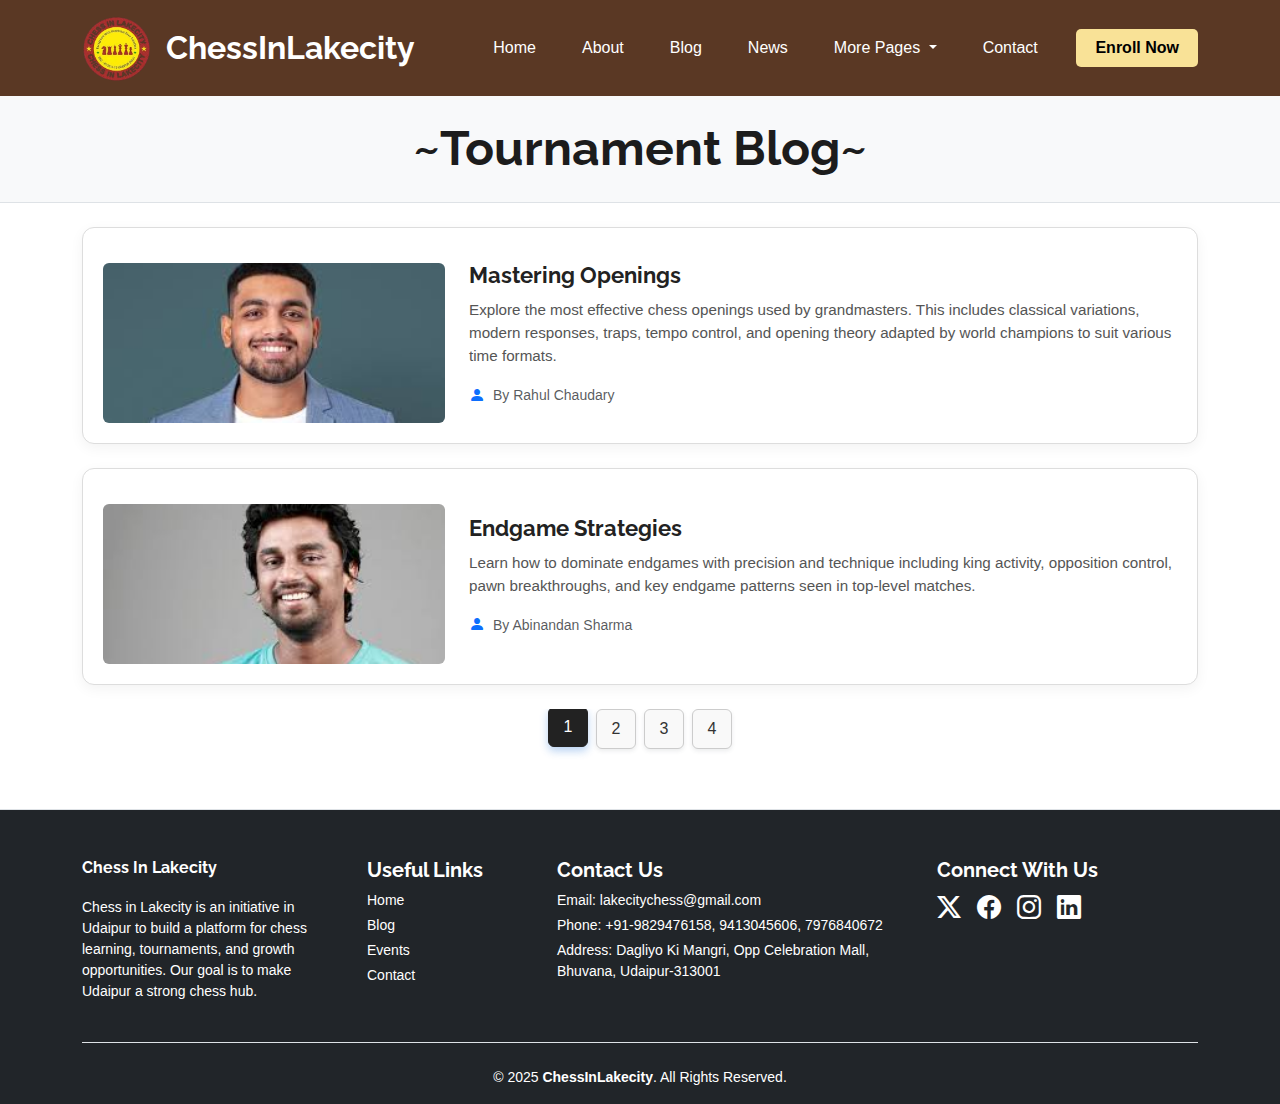
<file: blog.html>
<!DOCTYPE html>
<html lang="en">

<head>
  <meta charset="utf-8">
  <meta content="width=device-width, initial-scale=1.0" name="viewport">
  <title> Blog- Chessinlakecity</title>
  <meta name="description" content="">
  <meta name="keywords" content="">

  
  <link href="assets/img/favicon.ico" rel="icon">
  <link href="assets/img/apple-icon.png" rel="apple-touch-icon">

  <link rel="preconnect" href="https://fonts.googleapis.com">
  <link rel="preconnect" href="https://fonts.gstatic.com" crossorigin>
  <link href="https://fonts.googleapis.com/css2?family=Roboto:wght@400;700&family=Raleway:wght@400;700&family=Ubuntu:wght@400;700&display=swap" rel="stylesheet">

  <link href="assets/vendor/bootstrap/css/bootstrap.min.css" rel="stylesheet">
  <link href="assets/vendor/bootstrap-icons/bootstrap-icons.css" rel="stylesheet">
  <link href="assets/vendor/aos/aos.css" rel="stylesheet">
  <link href="assets/vendor/swiper/swiper-bundle.min.css" rel="stylesheet">
  <link href="assets/css/main.css" rel="stylesheet">

</head>
 <body>
   <header id="header" class="sticky-top">
<nav class="navbar navbar-expand-lg" style="background-color: #5a3824;">
  <div class="container-fluid container-xl">

    <!-- Logo -->
    <a href="index.html" class="navbar-brand d-flex align-items-center">
      <img src="assets/img/logo-h.png" alt="circle image" style="max-height: 70px; margin-right: 14px;">
      <h1 class="fw-bold mb-0" style="font-size: 2rem; color: #fff;">ChessInLakecity</h1>
    </a>

    <!-- Hamburger -->
    <button class="navbar-toggler text-white border-0" type="button" data-bs-toggle="collapse" data-bs-target="#navbarNav">
      <i class="bi bi-list" style="font-size: 1.8rem;"></i>
    </button>

    <!-- Menu -->
    <div class="collapse navbar-collapse" id="navbarNav">
      <ul class="navbar-nav">
        <li class="nav-item"><a class="nav-link text-white active" href="index.html">Home</a></li>
        <li class="nav-item"><a class="nav-link text-white" href="about.html">About</a></li>
        <li class="nav-item"><a class="nav-link text-white" href="blog.html">Blog</a></li>
        <li class="nav-item"><a class="nav-link text-white" href="news.html">News</a></li>

        <!-- Dropdown -->
        <li class="nav-item dropdown">
          <a class="nav-link dropdown-toggle text-white" href="#" id="morePages" role="button" data-bs-toggle="dropdown" aria-expanded="false">
            More Pages
          </a>
          <ul class="dropdown-menu" style="background-color: #e8d8a8;">
            <li><a class="dropdown-item" href="events.html">Events</a></li>
            <li><a class="dropdown-item" href="Tournamentsdetails.html">Tournament Details</a></li>
            <li><a class="dropdown-item" href="privacy.html">Privacy</a></li>
          </ul>
        </li>

        <li class="nav-item"><a class="nav-link text-white" href="contact.html">Contact</a></li>
      </ul>

      <!-- Enroll Button -->
      <a href="enroll.html" class="btn btn-enroll">Enroll Now</a>
    </div>

  </div>
</nav>
</header>
<main>
  <div class="tournament-blog-heading text-center py-4">
  <div class="container">
    <h1 class="display-5 fw-bold mb-0">~Tournament Blog~</h1>
  </div>
</div>


    <section id="blog-posts" class="blog-posts section py-4">
      <div class="container">
        <div class="row gy-4" id="blog-container">
          <!-- JavaScript will inject blogs here -->
        </div>
      </div>
    </section>

    <section id="pagination-2" class="pagination-2 section pt-0">
      <div class="container">
        <nav class="d-flex justify-content-center" aria-label="Page navigation">
          <ul class="pagination">
         <li><a href="javascript:void(0);" onclick="changePage(1)" class="active">1</a></li>
         <li><a href="javascript:void(0);" onclick="changePage(2)">2</a></li>
         <li><a href="javascript:void(0);" onclick="changePage(3)">3</a></li>
         <li><a href="javascript:void(0);" onclick="changePage(4)">4</a></li>
         </ul>
        </nav>
      </div>
    </section>
  </main>
 
<footer class="footer bg-dark text-white pt-5 pb-3 border-top">
  <div class="container">
    <div class="row text-center text-md-start justify-content-center gy-4">

      <!-- About Section -->
      <div class="col-12 col-md-3">
        <h4 class="fw-bold text-white">Chess In Lakecity</h4>
        <p>
          Chess in Lakecity is an initiative in Udaipur to build a platform for chess learning, tournaments, and growth opportunities. Our goal is to make Udaipur a strong chess hub.
        </p>
      </div>

      <!-- Useful Links -->
      <div class="col-12 col-md-2">
        <h5 class="fw-bold text-white">Useful Links</h5>
        <ul class="list-unstyled">
          <li><a href="index.html" class="text-white text-decoration-none d-block mb-1">Home</a></li>
          <li><a href="blog.html" class="text-white text-decoration-none d-block mb-1">Blog</a></li>
          <li><a href="events.html" class="text-white text-decoration-none d-block mb-1">Events</a></li>
          <li><a href="contact.html" class="text-white text-decoration-none d-block">Contact</a></li>
        </ul>
      </div>

      <!-- Contact Us -->
      <div class="col-12 col-md-4">
        <h5 class="fw-bold text-white">Contact Us</h5>
        <p class="mb-1">Email: lakecitychess@gmail.com</p>
        <p class="mb-1">Phone: +91-9829476158, 9413045606, 7976840672</p>
        <p class="mb-0">Address: Dagliyo Ki Mangri, Opp Celebration Mall, Bhuvana, Udaipur-313001</p>
      </div>

      <!-- Social Icons -->
      <div class="col-12 col-md-3">
        <h5 class="fw-bold text-center text-md-start text-white">Connect With Us</h5>
        <div class="d-flex justify-content-center justify-content-md-start gap-3">
          <a href="#" class="text-white fs-4"><i class="bi bi-twitter-x"></i></a>
          <a href="#" class="text-white fs-4"><i class="bi bi-facebook"></i></a>
          <a href="#" class="text-white fs-4"><i class="bi bi-instagram"></i></a>
          <a href="#" class="text-white fs-4"><i class="bi bi-linkedin"></i></a>
        </div>
      </div>
    </div>

    <div class="text-center pt-4 mt-4 border-top">
      <p class="mb-0">&copy; 2025 <strong>ChessInLakecity</strong>. All Rights Reserved.</p>
    </div>
  </div>
</footer>


  <script>
    const blogs = [
      {
        title: "Mastering Openings",
        content: "Explore the most effective chess openings used by grandmasters. This includes classical variations, modern responses, traps, tempo control, and opening theory adapted by world champions to suit various time formats.",
        author: "Rahul Chaudary",
        image: "assets/img/blog/images1.jpeg"
      },
      {
        title: "Endgame Strategies",
        content: "Learn how to dominate endgames with precision and technique including king activity, opposition control, pawn breakthroughs, and key endgame patterns seen in top-level matches.",
        author: "Abinandan Sharma",
        image: "assets/img/blog/images2.jpeg"
      },
      {
        title: "Tactical Vision",
        content: "Enhance your pattern recognition to spot tactics faster. Learn forks, pins, skewers, deflections, discovered attacks and calculation habits used by elite players.",
        author: "Aryan Sharma",
        image: "assets/img/blog/images.jpeg"
      },
      {
        title: "Top 5 Traps",
        content: "Learn sneaky traps in common openings to surprise opponents, such as the Legal Trap, Elephant Trap, Fishing Pole Trap, and how to set them up convincingly.",
        author: "Hemant Singh",
        image: "assets/img/blog/download.jpeg"
      },
      {
        title: "Chess Psychology",
        content: "Understand how to stay calm and focused under pressure. Topics include handling time trouble, recovering from blunders, and managing tilt after losing streaks.",
        author: "Rahul Mehta",
        image: "assets/img/blog/images7m.jpeg"
      },
      {
        title: "Blitz Tactics",
        content: "Quick tactical tricks to win blitz games in seconds. Focus on pre-move strategies, forcing continuations, and sharp attacking lines suitable for rapid formats.",
        author: "Neha Desai",
        image: "assets/img/blog/IMAGES5W.jpeg"
      },
      {
        title: "Famous Games",
        content: "Breakdown of iconic games played in world championships and how they shaped modern chess understanding. Learn from moves of legends.",
        author: "Rohit Sharma",
        image: "assets/img/blog/IMAGES6M.jpeg"
      },
      {
        title: "Training Routines",
        content: "Build your daily routine to steadily improve your chess. Includes tactical drills, endgame reviews, and time control simulations.",
        author: "NEHA Singh",
        image: "assets/img/blog/images4W.jpeg"
      }
    ];

    let currentPage = 1;
    const itemsPerPage = 2;

    function changePage(page) {
      const totalPages = Math.ceil(blogs.length / itemsPerPage);
      if (page < 1 || page > totalPages) return;
      currentPage = page;

      const container = document.getElementById("blog-container");
      container.innerHTML = "";

      const start = (page - 1) * itemsPerPage;
      const end = start + itemsPerPage;
      blogs.slice(start, end).forEach(blog => {
        container.innerHTML += `
          <div class="col-lg-12">
            <div class="chess-blog-card">
              <div class="row align-items-center">
                <div class="col-md-4">
                  <img src="${blog.image}" alt="${blog.title}" class="img-fluid rounded">
                </div>
                <div class="col-md-8">
                  <h3 class="fw-bold">${blog.title}</h3>
                  <p>${blog.content}</p>
                  <div class="d-flex align-items-center mt-3">
                    <i class="bi bi-person-fill text-primary me-2"></i>
                    <small class="text-muted">By ${blog.author}</small>
                  </div>
                </div>
              </div>
            </div>
          </div>`;
      });

      document.querySelectorAll("#pagination-2 .pagination li a").forEach(el => {
        el.classList.remove("active");
        if (parseInt(el.innerText) === currentPage) el.classList.add("active");
      });
    }

    changePage(1);
  </script>

 <script src="https://cdn.jsdelivr.net/npm/bootstrap@5.3.2/dist/js/bootstrap.bundle.min.js"></script>

  <script>
document.addEventListener('DOMContentLoaded', function() {
  if (window.innerWidth > 992) { // Only apply on desktop
    document.querySelectorAll('.navbar .dropdown').forEach(function(everydropdown){
      everydropdown.addEventListener('mouseover', function(){
        const dropdownMenu = this.querySelector('.dropdown-menu');
        dropdownMenu.classList.add('show');
      });
      everydropdown.addEventListener('mouseleave', function(){
        const dropdownMenu = this.querySelector('.dropdown-menu');
        dropdownMenu.classList.remove('show');
      });
    });
  }
});
</script>
</body>
</html>
</file>
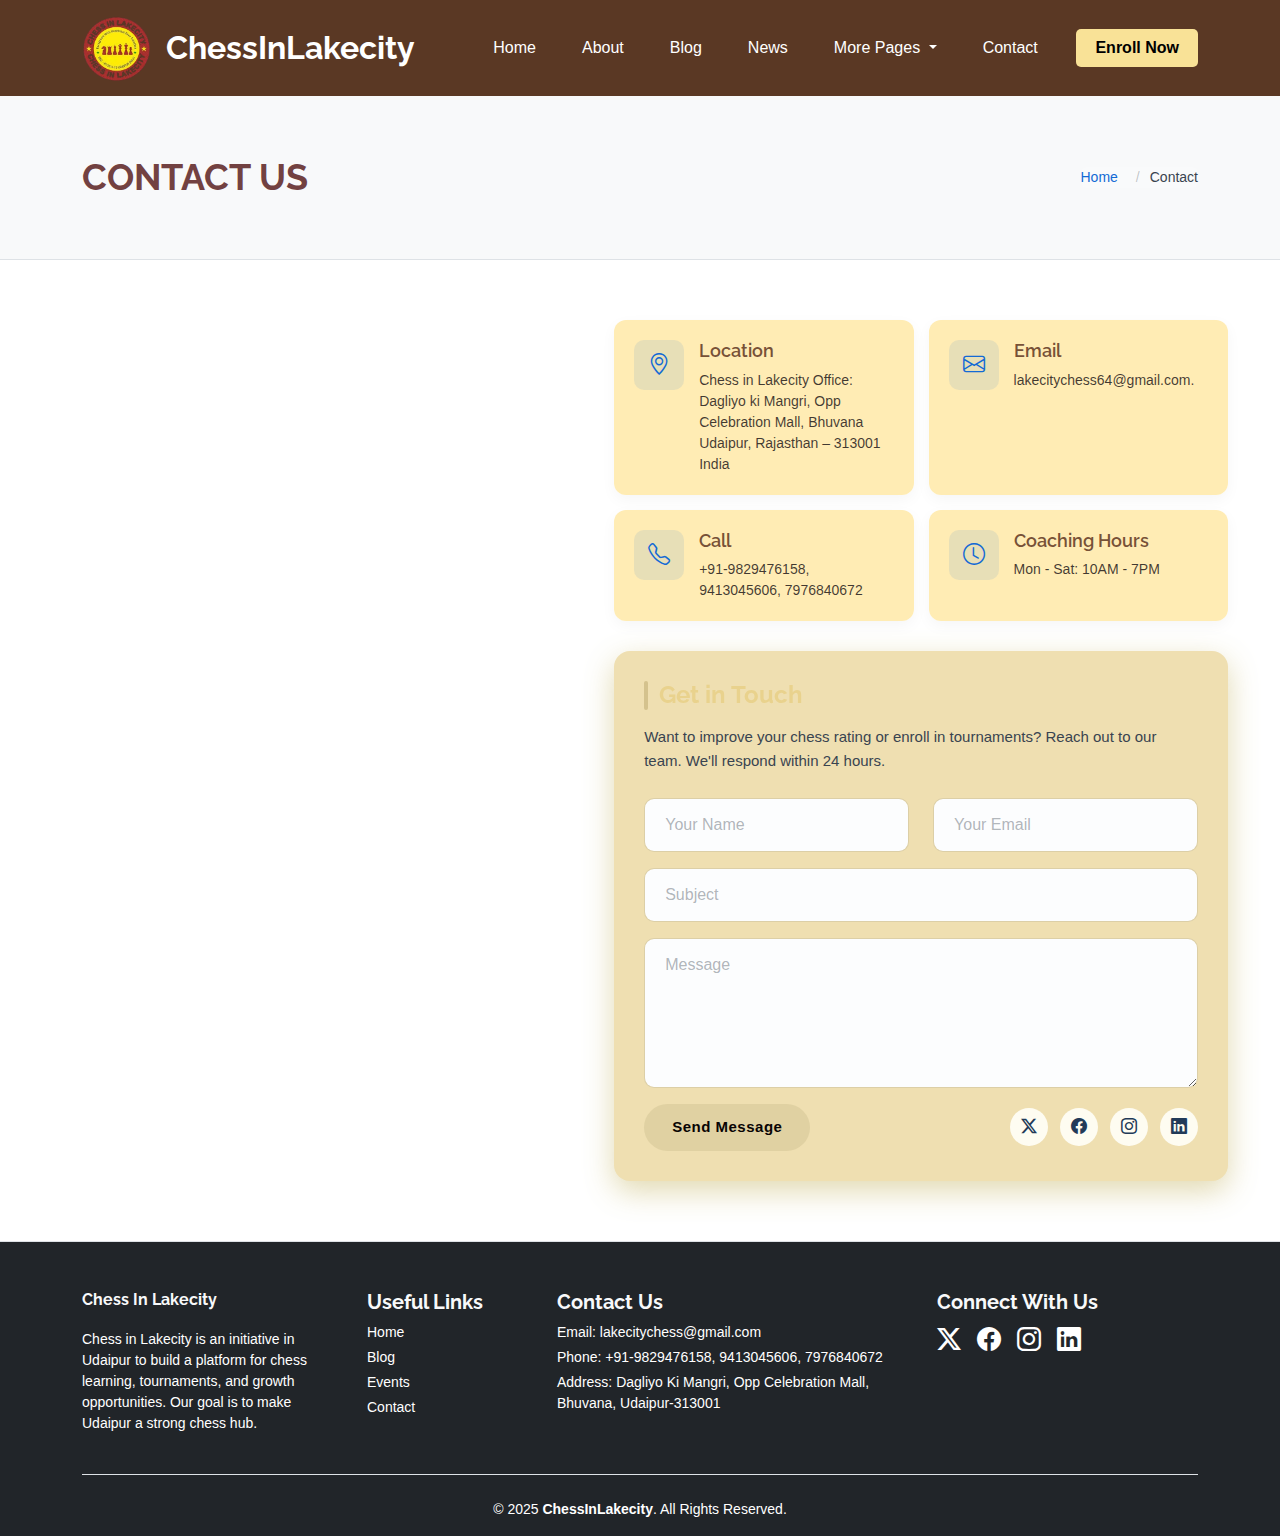
<file: contact.html>
<!DOCTYPE html>
<html lang="en">

<head>
  <meta charset="utf-8">
  <meta content="width=device-width, initial-scale=1.0" name="viewport">
  <title>Contact - Chessinlakecity</title>
  <meta name="description" content="">
  <meta name="keywords" content="">

  <!-- Favicons -->
  <link href="assets/img/favicon.ico" rel="icon">
  <link href="assets/img/apple-icon.png" rel="apple-touch-icon">

  <!-- Fonts -->
  <link href="https://fonts.googleapis.com" rel="preconnect">
  <link href="https://fonts.gstatic.com" rel="preconnect" crossorigin>
  <link href="https://fonts.googleapis.com/css2?family=Roboto&family=Raleway&family=Ubuntu&display=swap" rel="stylesheet">

  <!-- Vendor CSS Files -->
  <link href="assets/vendor/bootstrap/css/bootstrap.min.css" rel="stylesheet">
  <link href="assets/vendor/bootstrap-icons/bootstrap-icons.css" rel="stylesheet">
  <link href="assets/vendor/aos/aos.css" rel="stylesheet">
  <link href="assets/vendor/swiper/swiper-bundle.min.css" rel="stylesheet">

  <!-- Main CSS File -->
  <link href="assets/css/main.css" rel="stylesheet">
</head>

<body class="contact-page">

  <div class="page-wrapper">
     <header id="header" class="sticky-top">
<nav class="navbar navbar-expand-lg" style="background-color: #5a3824;">
  <div class="container-fluid container-xl">

    <!-- Logo -->
    <a href="index.html" class="navbar-brand d-flex align-items-center">
      <img src="assets/img/logo-h.png" alt="circle image" style="max-height: 70px; margin-right: 14px;">
      <h1 class="fw-bold mb-0" style="font-size: 2rem; color: #fff;">ChessInLakecity</h1>
    </a>

    <!-- Hamburger -->
    <button class="navbar-toggler text-white border-0" type="button" data-bs-toggle="collapse" data-bs-target="#navbarNav">
      <i class="bi bi-list" style="font-size: 1.8rem;"></i>
    </button>

    <!-- Menu -->
    <div class="collapse navbar-collapse" id="navbarNav">
      <ul class="navbar-nav">
        <li class="nav-item"><a class="nav-link text-white active" href="index.html">Home</a></li>
        <li class="nav-item"><a class="nav-link text-white" href="about.html">About</a></li>
        <li class="nav-item"><a class="nav-link text-white" href="blog.html">Blog</a></li>
        <li class="nav-item"><a class="nav-link text-white" href="news.html">News</a></li>

        <!-- Dropdown -->
        <li class="nav-item dropdown">
          <a class="nav-link dropdown-toggle text-white" href="#" id="morePages" role="button" data-bs-toggle="dropdown" aria-expanded="false">
            More Pages
          </a>
          <ul class="dropdown-menu" style="background-color: #e8d8a8;">
            <li><a class="dropdown-item" href="events.html">Events</a></li>
            <li><a class="dropdown-item" href="Tournamentsdetails.html">Tournament Details</a></li>
            <li><a class="dropdown-item" href="privacy.html">Privacy</a></li>
          </ul>
        </li>

        <li class="nav-item"><a class="nav-link text-white" href="contact.html">Contact</a></li>
      </ul>

      <!-- Enroll Button -->
      <a href="enroll.html" class="btn btn-enroll">Enroll Now</a>
    </div>

  </div>
</nav>
</header>

    <main class="main">

      <!-- Page Title -->
      <div class="page-title light-background">
        <div class="container d-lg-flex justify-content-between align-items-center">
          <h1 class="mb-2 mb-lg-0">CONTACT US</h1>
          <nav class="breadcrumbs">
            <ol>
              <li><a href="index.html">Home</a></li>
              <li class="current">Contact</li>
            </ol>
          </nav>
        </div>
      </div><!-- End Page Title -->

      <!-- Contact Section -->
      <section id="contact" class="contact section">
        <div class="container" data-aos="fade-up" data-aos-delay="100">
          <div class="contact-main-wrapper">
            <div class="map-wrapper">
              <iframe src="https://www.google.com/maps/embed?pb=!1m14!1m8!1m3!1d453.40710703314124!2d73.7022475190141!3d24.614830584553644!3m2!1i1024!2i768!4f13.1!3m3!1m2!1s0x3967e5aa6aae2b2d%3A0xa35abf959040e0b8!2sChess%20In%20Lakecity!5e0!3m2!1sen!2sin!4v1754457703512!5m2!1sen!2sin" width="100%" height="100%" style="border:0;" allowfullscreen="" loading="lazy" referrerpolicy="no-referrer-when-downgrade"></iframe>
            </div>

            <div class="contact-content">
              <div class="contact-cards-container" data-aos="fade-up" data-aos-delay="300">
                <div class="contact-card">
                  <div class="icon-box"><i class="bi bi-geo-alt"></i></div>
                  <div class="contact-text">
                    <h4>Location</h4>
                    <p>Chess in Lakecity Office: Dagliyo ki Mangri, Opp Celebration Mall, Bhuvana

Udaipur, Rajasthan – 313001

India</p>
                  </div>
                </div>
                <div class="contact-card">
                  <div class="icon-box"><i class="bi bi-envelope"></i></div>
                  <div class="contact-text">
                    <h4>Email</h4>
                    <p>lakecitychess64@gmail.com.</p>
                  </div>
                </div>
                <div class="contact-card">
                  <div class="icon-box"><i class="bi bi-telephone"></i></div>
                  <div class="contact-text">
                    <h4>Call</h4>
                    <p>+91-9829476158, 9413045606, 7976840672</p>
                  </div>
                </div>
                <div class="contact-card">
                  <div class="icon-box"><i class="bi bi-clock"></i></div>
                  <div class="contact-text">
                    <h4>Coaching Hours</h4>
                    <p>Mon - Sat: 10AM - 7PM</p>
                  </div>
                </div>
              </div>

              <div class="contact-form-container" data-aos="fade-up" data-aos-delay="400">
                <h3>Get in Touch</h3>
                <p>Want to improve your chess rating or enroll in tournaments? Reach out to our team. We'll respond within 24 hours.</p>

                <form onsubmit="showThanks(event)" class="php-email-form">
                  <div class="row">
                    <div class="col-md-6 form-group">
                      <input type="text" name="name" class="form-control" placeholder="Your Name" required>
                    </div>
                    <div class="col-md-6 form-group mt-3 mt-md-0">
                      <input type="email" class="form-control" name="email" placeholder="Your Email" required>
                    </div>
                  </div>
                  <div class="form-group mt-3">
                    <input type="text" class="form-control" name="subject" placeholder="Subject" required>
                  </div>
                  <div class="form-group mt-3">
                    <textarea class="form-control" name="message" rows="5" placeholder="Message" required></textarea>
                  </div>

                  <div class="my-3">
                    <div class="loading">Loading</div>
                    <div class="error-message"></div>
                    <div class="sent-message">Your message has been sent. Thank you!</div>
                  </div>

                  <div class="form-submit">
                    <button type="submit">Send Message</button>
                    <div class="social-links">
                      <a href="#"><i class="bi bi-twitter-x"></i></a>
                      <a href="#"><i class="bi bi-facebook"></i></a>
                      <a href="#"><i class="bi bi-instagram"></i></a>
                      <a href="#"><i class="bi bi-linkedin"></i></a>
                    </div>
                  </div>
                </form>

              </div>
            </div>
          </div>
        </div>
      </section><!-- /Contact Section -->

    </main>
<footer class="footer bg-dark text-white pt-5 pb-3 border-top">
  <div class="container">
    <div class="row text-center text-md-start justify-content-center gy-4">

      <!-- About Section -->
      <div class="col-12 col-md-3">
        <h4 class="fw-bold text-light">Chess In Lakecity</h4>
        <p>
          Chess in Lakecity is an initiative in Udaipur to build a platform for chess learning, tournaments, and growth opportunities. Our goal is to make Udaipur a strong chess hub.
        </p>
      </div>

      <!-- Useful Links -->
      <div class="col-12 col-md-2">
        <h5 class="fw-bold text-light">Useful Links</h5>
        <ul class="list-unstyled">
          <li><a href="index.html" class="text-white text-decoration-none d-block mb-1">Home</a></li>
          <li><a href="blog.html" class="text-white text-decoration-none d-block mb-1">Blog</a></li>
          <li><a href="events.html" class="text-white text-decoration-none d-block mb-1">Events</a></li>
          <li><a href="contact.html" class="text-white text-decoration-none d-block">Contact</a></li>
        </ul>
      </div>

      <!-- Contact Us -->
      <div class="col-12 col-md-4">
        <h5 class="fw-bold text-light">Contact Us</h5>
        <p class="mb-1">Email: lakecitychess@gmail.com</p>
        <p class="mb-1">Phone: +91-9829476158, 9413045606, 7976840672</p>
        <p class="mb-0">Address: Dagliyo Ki Mangri, Opp Celebration Mall, Bhuvana, Udaipur-313001</p>
      </div>

      <!-- Social Icons -->
      <div class="col-12 col-md-3">
        <h5 class="fw-bold text-center text-light text-md-start">Connect With Us</h5>
        <div class="d-flex justify-content-center justify-content-md-start gap-3">
          <a href="#" class="text-white fs-4"><i class="bi bi-twitter-x"></i></a>
          <a href="#" class="text-white fs-4"><i class="bi bi-facebook"></i></a>
          <a href="#" class="text-white fs-4"><i class="bi bi-instagram"></i></a>
          <a href="#" class="text-white fs-4"><i class="bi bi-linkedin"></i></a>
        </div>
      </div>
    </div>

    <div class="text-center pt-4 mt-4 border-top">
      <p class="mb-0">&copy; 2025 <strong>ChessInLakecity</strong>. All Rights Reserved.</p>
    </div>
  </div>
</footer>

    <!-- Scroll Top -->
    <a href="#" id="scroll-top" class="scroll-top d-flex align-items-center justify-content-center">
      <i class="bi bi-arrow-up-short"></i>
    </a>

    <!-- Preloader -->
    <div id="preloader"></div>

    <!-- Vendor JS Files -->
    <script src="assets/vendor/bootstrap/js/bootstrap.bundle.min.js"></script>
    <script src="assets/vendor/aos/aos.js"></script>
    <script src="assets/vendor/purecounter/purecounter_vanilla.js"></script>
    <script src="assets/vendor/swiper/swiper-bundle.min.js"></script>

    <!-- Main JS File -->
    <script src="assets/js/main.js"></script>

    <!-- Custom JS to handle form -->
    <script>
      function showThanks(event) {
        event.preventDefault();
        event.target.reset(); // Reset form inputs
        alert("Thank you for contacting us! We'll get back to you soon.");
      }
    </script>
  </div>
   <script>
document.addEventListener('DOMContentLoaded', function() {
  if (window.innerWidth > 992) { // Only apply on desktop
    document.querySelectorAll('.navbar .dropdown').forEach(function(everydropdown){
      everydropdown.addEventListener('mouseover', function(){
        const dropdownMenu = this.querySelector('.dropdown-menu');
        dropdownMenu.classList.add('show');
      });
      everydropdown.addEventListener('mouseleave', function(){
        const dropdownMenu = this.querySelector('.dropdown-menu');
        dropdownMenu.classList.remove('show');
      });
    });
  }
});
</script>
</body>

</html>
</file>
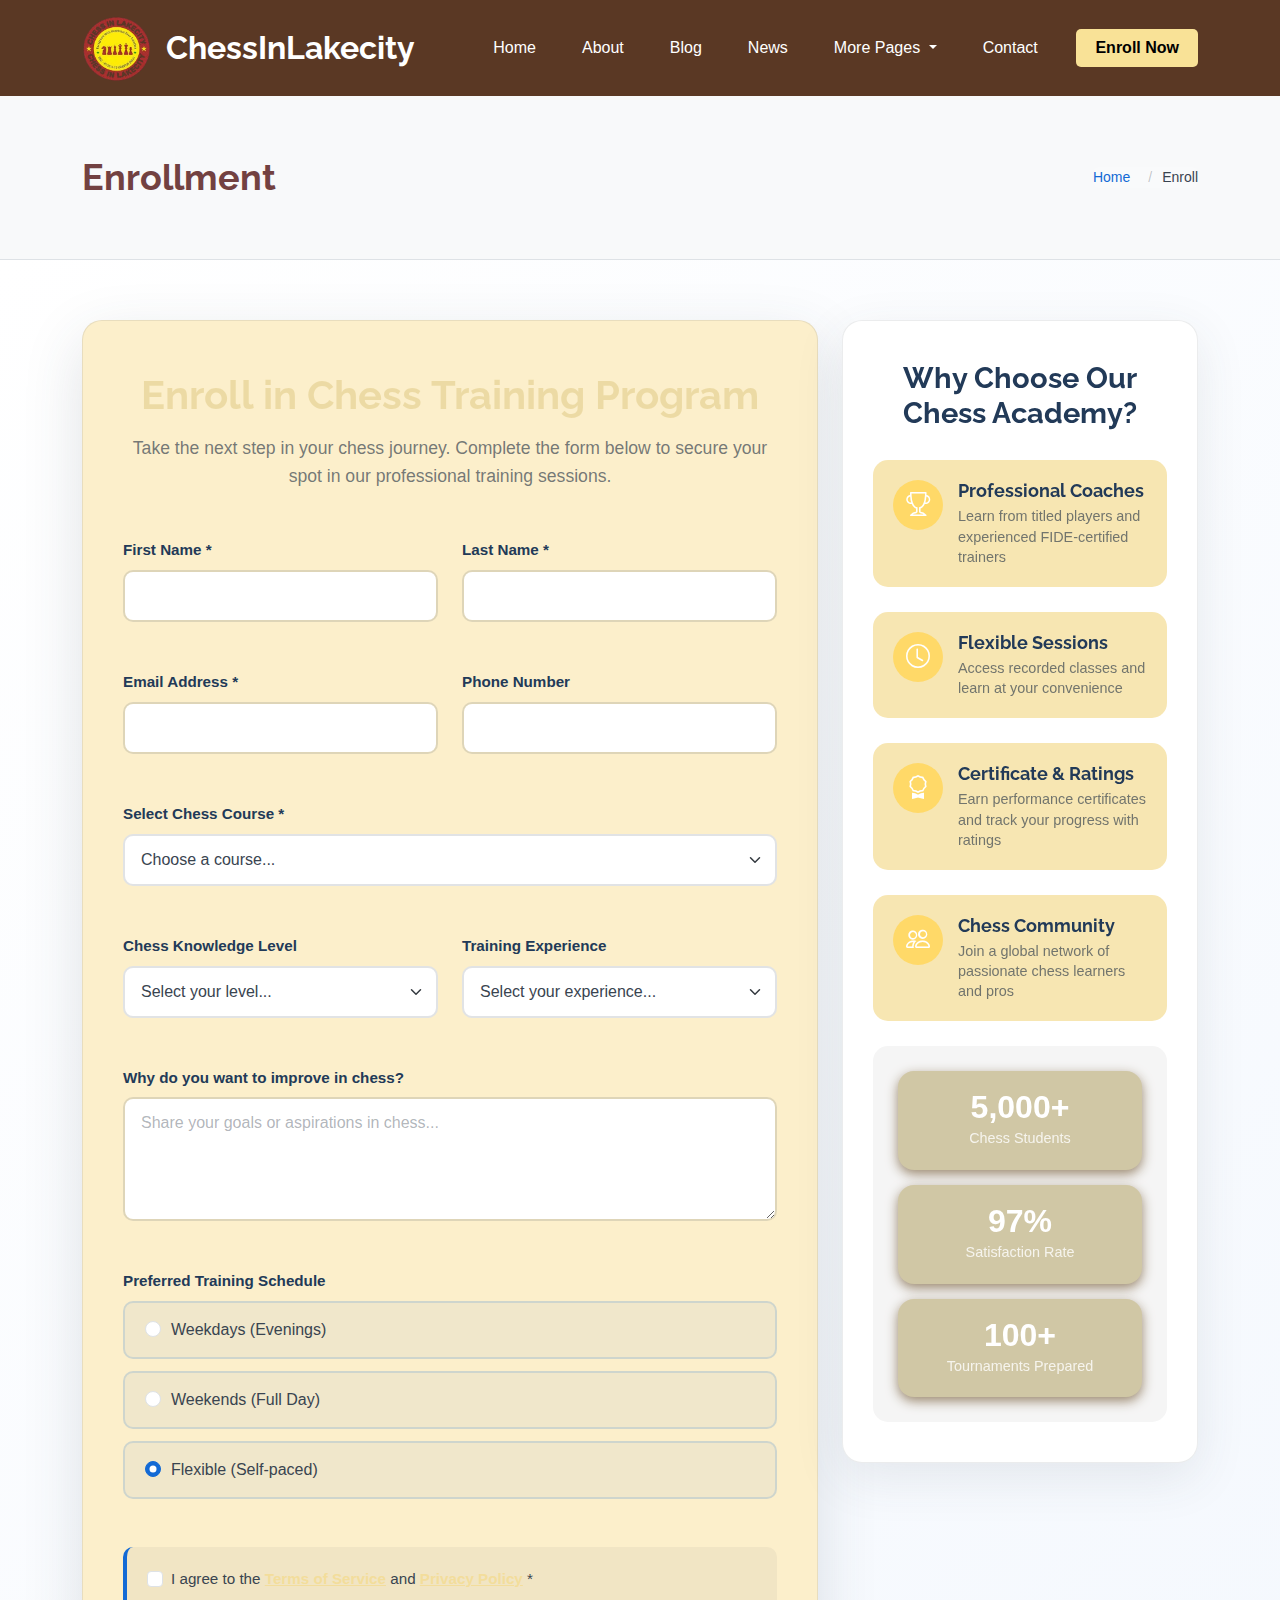
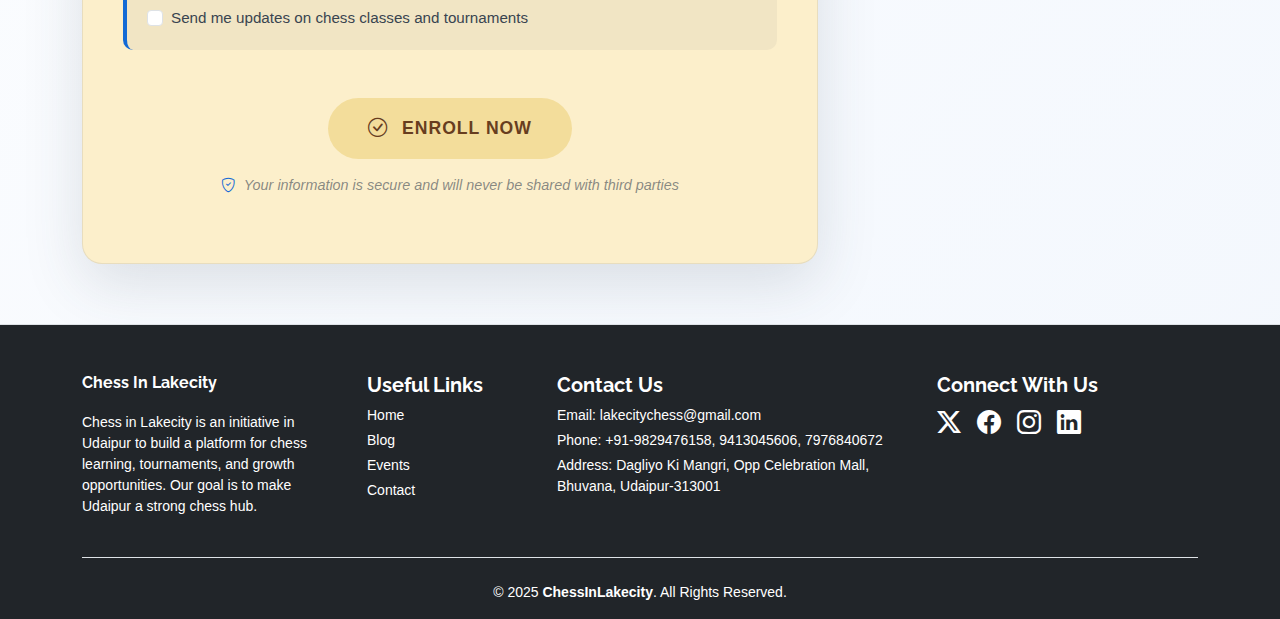
<file: enroll.html>
<!DOCTYPE html>
<html lang="en">

<head>
  <meta charset="utf-8">
  <meta content="width=device-width, initial-scale=1.0" name="viewport">
  <title>Enroll - ChessInLakecity</title>
  <meta name="description" content="">
  <meta name="keywords" content="">

  <!-- Favicons -->
  <link href="assets/img/favicon.ico" rel="icon">
  <link href="assets/img/apple-icon.png" rel="apple-touch-icon">

  <!-- Fonts -->
  <link href="https://fonts.googleapis.com" rel="preconnect">
  <link href="https://fonts.gstatic.com" rel="preconnect" crossorigin>
  <link href="https://fonts.googleapis.com/css2?family=Roboto:ital,wght@0,100;0,300;0,400;0,500;0,700;0,900;1,100;1,300;1,400;1,500;1,700;1,900&family=Raleway:ital,wght@0,100;0,200;0,300;0,400;0,500;0,600;0,700;0,800;0,900;1,100;1,200;1,300;1,400;1,500;1,600;1,700;1,800;1,900&family=Ubuntu:ital,wght@0,300;0,400;0,500;0,700;1,300;1,400;1,500;1,700&display=swap" rel="stylesheet">
 <script src="https://cdn.jsdelivr.net/npm/bootstrap@5.3.2/dist/js/bootstrap.bundle.min.js"></script>

  <!-- Vendor CSS Files -->
  <link href="assets/vendor/bootstrap/css/bootstrap.min.css" rel="stylesheet">
  <link href="assets/vendor/bootstrap-icons/bootstrap-icons.css" rel="stylesheet">
  <link href="assets/vendor/aos/aos.css" rel="stylesheet">
  <link href="assets/vendor/swiper/swiper-bundle.min.css" rel="stylesheet">
  <!-- Enrollment Success Modal -->
<div class="modal fade" id="enrollSuccessModal" tabindex="-1" aria-labelledby="enrollSuccessModalLabel" aria-hidden="true">
  <div class="modal-dialog modal-dialog-centered">
    <div class="modal-content">
      <div class="modal-header bg-success text-white">
        <h5 class="modal-title" id="enrollSuccessModalLabel">Enrollment Successful</h5>
        <button type="button" class="btn-close" data-bs-dismiss="modal" aria-label="Close"></button>
      </div>
      <div class="modal-body">
        🎉 Thank you for enrolling in our chess training program! We'll be in touch soon.
      </div>
      <div class="modal-footer">
        <button type="button" class="btn btn-success" data-bs-dismiss="modal">OK</button>
      </div>
    </div>
  </div>
</div>


  <!-- Main CSS File -->
  <link href="assets/css/main.css" rel="stylesheet">

  <!-- =======================================================
  * Template Name: Learner
  * Template URL: https://bootstrapmade.com/learner-bootstrap-course-template/
  * Updated: Jul 08 2025 with Bootstrap v5.3.7
  * Author: BootstrapMade.com
  * License: https://bootstrapmade.com/license/
  ======================================================== -->
</head>

<body class="enroll-page">
  <div class="page-wrapper">

<header id="header" class="sticky-top">
<nav class="navbar navbar-expand-lg" style="background-color: #5a3824;">
  <div class="container-fluid container-xl">

    <!-- Logo -->
    <a href="index.html" class="navbar-brand d-flex align-items-center">
      <img src="assets/img/logo-h.png" alt="circle image" style="max-height: 70px; margin-right: 14px;">
      <h1 class="fw-bold mb-0" style="font-size: 2rem; color: #fff;">ChessInLakecity</h1>
    </a>

    <!-- Hamburger -->
    <button class="navbar-toggler text-white border-0" type="button" data-bs-toggle="collapse" data-bs-target="#navbarNav">
      <i class="bi bi-list" style="font-size: 1.8rem;"></i>
    </button>

    <!-- Menu -->
    <div class="collapse navbar-collapse" id="navbarNav">
      <ul class="navbar-nav">
        <li class="nav-item"><a class="nav-link text-white active" href="index.html">Home</a></li>
        <li class="nav-item"><a class="nav-link text-white" href="about.html">About</a></li>
        <li class="nav-item"><a class="nav-link text-white" href="blog.html">Blog</a></li>
        <li class="nav-item"><a class="nav-link text-white" href="news.html">News</a></li>

        <!-- Dropdown -->
          <li class="nav-item dropdown">
          <a class="nav-link dropdown-toggle text-white" href="#" id="morePages" role="button" data-bs-toggle="dropdown" aria-expanded="false">
            More Pages
          </a>
          <ul class="dropdown-menu" style="background-color: #e8d8a8;">
            <li><a class="dropdown-item" href="events.html">Events</a></li>
            <li><a class="dropdown-item" href="Tournamentsdetails.html">Tournament Details</a></li>
            <li><a class="dropdown-item" href="privacy.html">Privacy</a></li>
          </ul>
        </li>

        <li class="nav-item"><a class="nav-link text-white" href="contact.html">Contact</a></li>
      </ul>

      <!-- Enroll Button -->
      <a href="enroll.html" class="btn btn-enroll">Enroll Now</a>
    </div>

  </div>
</nav>
</header>

  <main class="main">

    <!-- Page Title -->
    <div class="page-title light-background">
      <div class="container d-lg-flex justify-content-between align-items-center">
        <h1 class="mb-2 mb-lg-0">Enrollment</h1>
        <nav class="breadcrumbs">
          <ol>
            <li><a href="index.html">Home</a></li>
            <li class="current">Enroll</li>
          </ol>
        </nav>
      </div>
    </div><!-- End Page Title -->

    <!-- Enroll Section -->
    <section id="enroll" class="enroll section">

  <div class="container" data-aos="fade-up" data-aos-delay="100">

    <div class="row">
      <div class="col-lg-8 mx-auto">
        <div class="enrollment-form-wrapper">

          <div class="enrollment-header text-center mb-5" data-aos="fade-up" data-aos-delay="200">
            <h2>Enroll in Chess Training Program</h2>
            <p>Take the next step in your chess journey. Complete the form below to secure your spot in our professional training sessions.</p>
          </div>

          <form class="enrollment-form" data-aos="fade-up" data-aos-delay="300">
            <!-- [form fields unchanged, just text updates] -->

            <div class="row mb-4">
              <div class="col-md-6">
                <div class="form-group">
                  <label for="firstName" class="form-label">First Name *</label>
                  <input type="text" id="firstName" name="firstName" class="form-control" required="" autocomplete="given-name">
                </div>
              </div>
              <div class="col-md-6">
                <div class="form-group">
                  <label for="lastName" class="form-label">Last Name *</label>
                  <input type="text" id="lastName" name="lastName" class="form-control" required="" autocomplete="family-name">
                </div>
              </div>
            </div>

            <div class="row mb-4">
              <div class="col-md-6">
                <div class="form-group">
                  <label for="email" class="form-label">Email Address *</label>
                  <input type="email" id="email" name="email" class="form-control" required="" autocomplete="email">
                </div>
              </div>
              <div class="col-md-6">
                <div class="form-group">
                  <label for="phone" class="form-label">Phone Number</label>
                  <input type="tel" id="phone" name="phone" class="form-control" autocomplete="tel">
                </div>
              </div>
            </div>

            <div class="row mb-4">
              <div class="col-12">
                <div class="form-group">
                  <label for="course" class="form-label">Select Chess Course *</label>
                  <select id="course" name="course" class="form-select" required="">
                    <option value="">Choose a course...</option>
                    <option value="beginner">Beginner Chess Fundamentals</option>
                    <option value="openings">Mastering Chess Openings</option>
                    <option value="endgames">Endgame Strategies</option>
                    <option value="tactics">Tactics & Combinations</option>
                    <option value="tournament">Tournament Preparation</option>
                    <option value="advanced">Advanced Chess Analysis</option>
                    <option value="Under 12">Under 12</option>
                    <option value="Under 14">Under 14</option>
                    <option value="Under 16">Under 16</option>
                    <option value="Open">Open Categories</option>
                  </select>
                </div>
              </div>
            </div>

            <div class="row mb-4">
              <div class="col-md-6">
                <div class="form-group">
                  <label for="education" class="form-label">Chess Knowledge Level</label>
                  <select id="education" name="education" class="form-select">
                    <option value="">Select your level...</option>
                    <option value="beginner">Beginner</option>
                    <option value="intermediate">Intermediate</option>
                    <option value="advanced">Advanced</option>
                    <option value="titled">Titled Player (FIDE)</option>
                    <option value="other">Other</option>
                  </select>
                </div>
              </div>
              <div class="col-md-6">
                <div class="form-group">
                  <label for="experience" class="form-label">Training Experience</label>
                  <select id="experience" name="experience" class="form-select">
                    <option value="">Select your experience...</option>
                    <option value="none">No Formal Training</option>
                    <option value="some">Some Coaching Experience</option>
                    <option value="club">Club Level Player</option>
                    <option value="national">State/National Level</option>
                  </select>
                </div>
              </div>
            </div>

            <div class="row mb-4">
              <div class="col-12">
                <div class="form-group">
                  <label for="motivation" class="form-label">Why do you want to improve in chess?</label>
                  <textarea id="motivation" name="motivation" class="form-control" rows="4" placeholder="Share your goals or aspirations in chess..."></textarea>
                </div>
              </div>
            </div>

            <div class="row mb-4">
              <div class="col-12">
                <div class="form-group">
                  <label class="form-label">Preferred Training Schedule</label>
                  <div class="schedule-options">
                    <div class="form-check">
                      <input class="form-check-input" type="radio" name="schedule" id="weekdays" value="weekdays">
                      <label class="form-check-label" for="weekdays">Weekdays (Evenings)</label>
                    </div>
                    <div class="form-check">
                      <input class="form-check-input" type="radio" name="schedule" id="weekends" value="weekends">
                      <label class="form-check-label" for="weekends">Weekends (Full Day)</label>
                    </div>
                    <div class="form-check">
                      <input class="form-check-input" type="radio" name="schedule" id="flexible" value="flexible" checked="">
                      <label class="form-check-label" for="flexible">Flexible (Self-paced)</label>
                    </div>
                  </div>
                </div>
              </div>
            </div>

            <div class="row mb-4">
              <div class="col-12">
                <div class="form-group">
                  <div class="agreement-section">
                    <div class="form-check">
                      <input class="form-check-input" type="checkbox" id="terms" name="terms" required="">
                      <label class="form-check-label" for="terms">
                        I agree to the <a href="#">Terms of Service</a> and <a href="#">Privacy Policy</a> *
                      </label>
                    </div>
                    <div class="form-check">
                      <input class="form-check-input" type="checkbox" id="newsletter" name="newsletter">
                      <label class="form-check-label" for="newsletter">
                        Send me updates on chess classes and tournaments
                      </label>
                    </div>
                  </div>
                </div>
              </div>
            </div>

            <div class="row">
              <div class="col-12 text-center">
                <button type="submit" class="btn btn-enroll">
                  <i class="bi bi-check-circle me-2"></i>
                  Enroll Now
                </button>
                <p class="enrollment-note mt-3">
                  <i class="bi bi-shield-check"></i>
                  Your information is secure and will never be shared with third parties
                </p>
              </div>
            </div>

          </form>

        </div>
      </div><!-- End Form Column -->

      <div class="col-lg-4 d-none d-lg-block">
        <div class="enrollment-benefits" data-aos="fade-left" data-aos-delay="400">
          <h3>Why Choose Our Chess Academy?</h3>
          <div class="benefit-item">
            <div class="benefit-icon">
              <i class="bi bi-trophy"></i>
            </div>
            <div class="benefit-content">
              <h4>Professional Coaches</h4>
              <p>Learn from titled players and experienced FIDE-certified trainers</p>
            </div>
          </div>

          <div class="benefit-item">
            <div class="benefit-icon">
              <i class="bi bi-clock"></i>
            </div>
            <div class="benefit-content">
              <h4>Flexible Sessions</h4>
              <p>Access recorded classes and learn at your convenience</p>
            </div>
          </div>

          <div class="benefit-item">
            <div class="benefit-icon">
              <i class="bi bi-award"></i>
            </div>
            <div class="benefit-content">
              <h4>Certificate & Ratings</h4>
              <p>Earn performance certificates and track your progress with ratings</p>
            </div>
          </div>

          <div class="benefit-item">
            <div class="benefit-icon">
              <i class="bi bi-people"></i>
            </div>
            <div class="benefit-content">
              <h4>Chess Community</h4>
              <p>Join a global network of passionate chess learners and pros</p>
            </div>
          </div>

          <div class="enrollment-stats mt-4">
            <div class="stat-item">
              <span class="stat-number">5,000+</span>
              <span class="stat-label">Chess Students</span>
            </div>
            <div class="stat-item">
              <span class="stat-number">97%</span>
              <span class="stat-label">Satisfaction Rate</span>
            </div>
            <div class="stat-item">
              <span class="stat-number">100+</span>
              <span class="stat-label">Tournaments Prepared</span>
            </div>
          </div>

        </div>
      </div><!-- End Benefits Column -->

    </div>

  </div>

</section><!-- /Enroll Section -->

  </main>

<footer class="footer bg-dark text-white pt-5 pb-3 border-top">
  <div class="container">
    <div class="row text-center text-md-start justify-content-center gy-4">

      <!-- About Section -->
      <div class="col-12 col-md-3">
        <h4 class="fw-bold text-white">Chess In Lakecity</h4>
        <p>
          Chess in Lakecity is an initiative in Udaipur to build a platform for chess learning, tournaments, and growth opportunities. Our goal is to make Udaipur a strong chess hub.
        </p>
      </div>

      <!-- Useful Links -->
      <div class="col-12 col-md-2">
        <h5 class="fw-bold text-white">Useful Links</h5>
        <ul class="list-unstyled">
          <li><a href="index.html" class="text-white text-decoration-none d-block mb-1">Home</a></li>
          <li><a href="blog.html" class="text-white text-decoration-none d-block mb-1">Blog</a></li>
          <li><a href="events.html" class="text-white text-decoration-none d-block mb-1">Events</a></li>
          <li><a href="contact.html" class="text-white text-decoration-none d-block">Contact</a></li>
        </ul>
      </div>

      <!-- Contact Us -->
      <div class="col-12 col-md-4">
        <h5 class="fw-bold text-white">Contact Us</h5>
        <p class="mb-1">Email: lakecitychess@gmail.com</p>
        <p class="mb-1">Phone: +91-9829476158, 9413045606, 7976840672</p>
        <p class="mb-0">Address: Dagliyo Ki Mangri, Opp Celebration Mall, Bhuvana, Udaipur-313001</p>
      </div>

      <!-- Social Icons -->
      <div class="col-12 col-md-3">
        <h5 class="fw-bold text-center text-md-start text-white">Connect With Us</h5>
        <div class="d-flex justify-content-center justify-content-md-start gap-3">
          <a href="#" class="text-white fs-4"><i class="bi bi-twitter-x"></i></a>
          <a href="#" class="text-white fs-4"><i class="bi bi-facebook"></i></a>
          <a href="#" class="text-white fs-4"><i class="bi bi-instagram"></i></a>
          <a href="#" class="text-white fs-4"><i class="bi bi-linkedin"></i></a>
        </div>
      </div>
    </div>

    <div class="text-center pt-4 mt-4 border-top">
      <p class="mb-0">&copy; 2025 <strong>ChessInLakecity</strong>. All Rights Reserved.</p>
    </div>
  </div>
</footer>
</div>
 

  <!-- Scroll Top -->
  <a href="#" id="scroll-top" class="scroll-top d-flex align-items-center justify-content-center"><i class="bi bi-arrow-up-short"></i></a>

  <!-- Preloader -->
  <div id="preloader"></div>

  <!-- Vendor JS Files -->
  <script src="assets/vendor/bootstrap/js/bootstrap.bundle.min.js"></script>
  <script src="assets/vendor/php-email-form/validate.js"></script>
  <script src="assets/vendor/aos/aos.js"></script>
  <script src="assets/vendor/purecounter/purecounter_vanilla.js"></script>
  <script src="assets/vendor/swiper/swiper-bundle.min.js"></script>
  <script>
  document.addEventListener("DOMContentLoaded", function () {
    const form = document.querySelector(".enrollment-form");

    form.addEventListener("submit", function (e) {
      e.preventDefault();

      // Optional: Save to localStorage (see next section)
      saveFormDataLocally(form);

      // Reset the form
      form.reset();

      // Show Bootstrap modal
      const modal = new bootstrap.Modal(document.getElementById('enrollSuccessModal'));
      modal.show();
    });

    function saveFormDataLocally(form) {
      const formData = new FormData(form);
      const obj = {};
      formData.forEach((value, key) => obj[key] = value);

      // Save as array of objects in localStorage
      const allData = JSON.parse(localStorage.getItem("enrollments") || "[]");
      allData.push(obj);
      localStorage.setItem("enrollments", JSON.stringify(allData));
    }
  });
</script>


  <!-- Main JS File -->
  <script src="assets/js/main.js"></script>
<script>
    document.addEventListener('DOMContentLoaded', function () {
      const mobileToggle = document.querySelector('.mobile-nav-toggle');
      const navMenu = document.querySelector('#navmenu');

      mobileToggle.addEventListener('click', function () {
        navMenu.classList.toggle('mobile-nav-active');
        this.classList.toggle('bi-x'); // change icon to "X"
      });
    });
    </script>
    <script>
document.addEventListener('DOMContentLoaded', function() {
  if (window.innerWidth > 992) { // Only apply on desktop
    document.querySelectorAll('.navbar .dropdown').forEach(function(everydropdown){
      everydropdown.addEventListener('mouseover', function(){
        const dropdownMenu = this.querySelector('.dropdown-menu');
        dropdownMenu.classList.add('show');
      });
      everydropdown.addEventListener('mouseleave', function(){
        const dropdownMenu = this.querySelector('.dropdown-menu');
        dropdownMenu.classList.remove('show');
      });
    });
  }
});
</script>

</body>

</html>
</file>
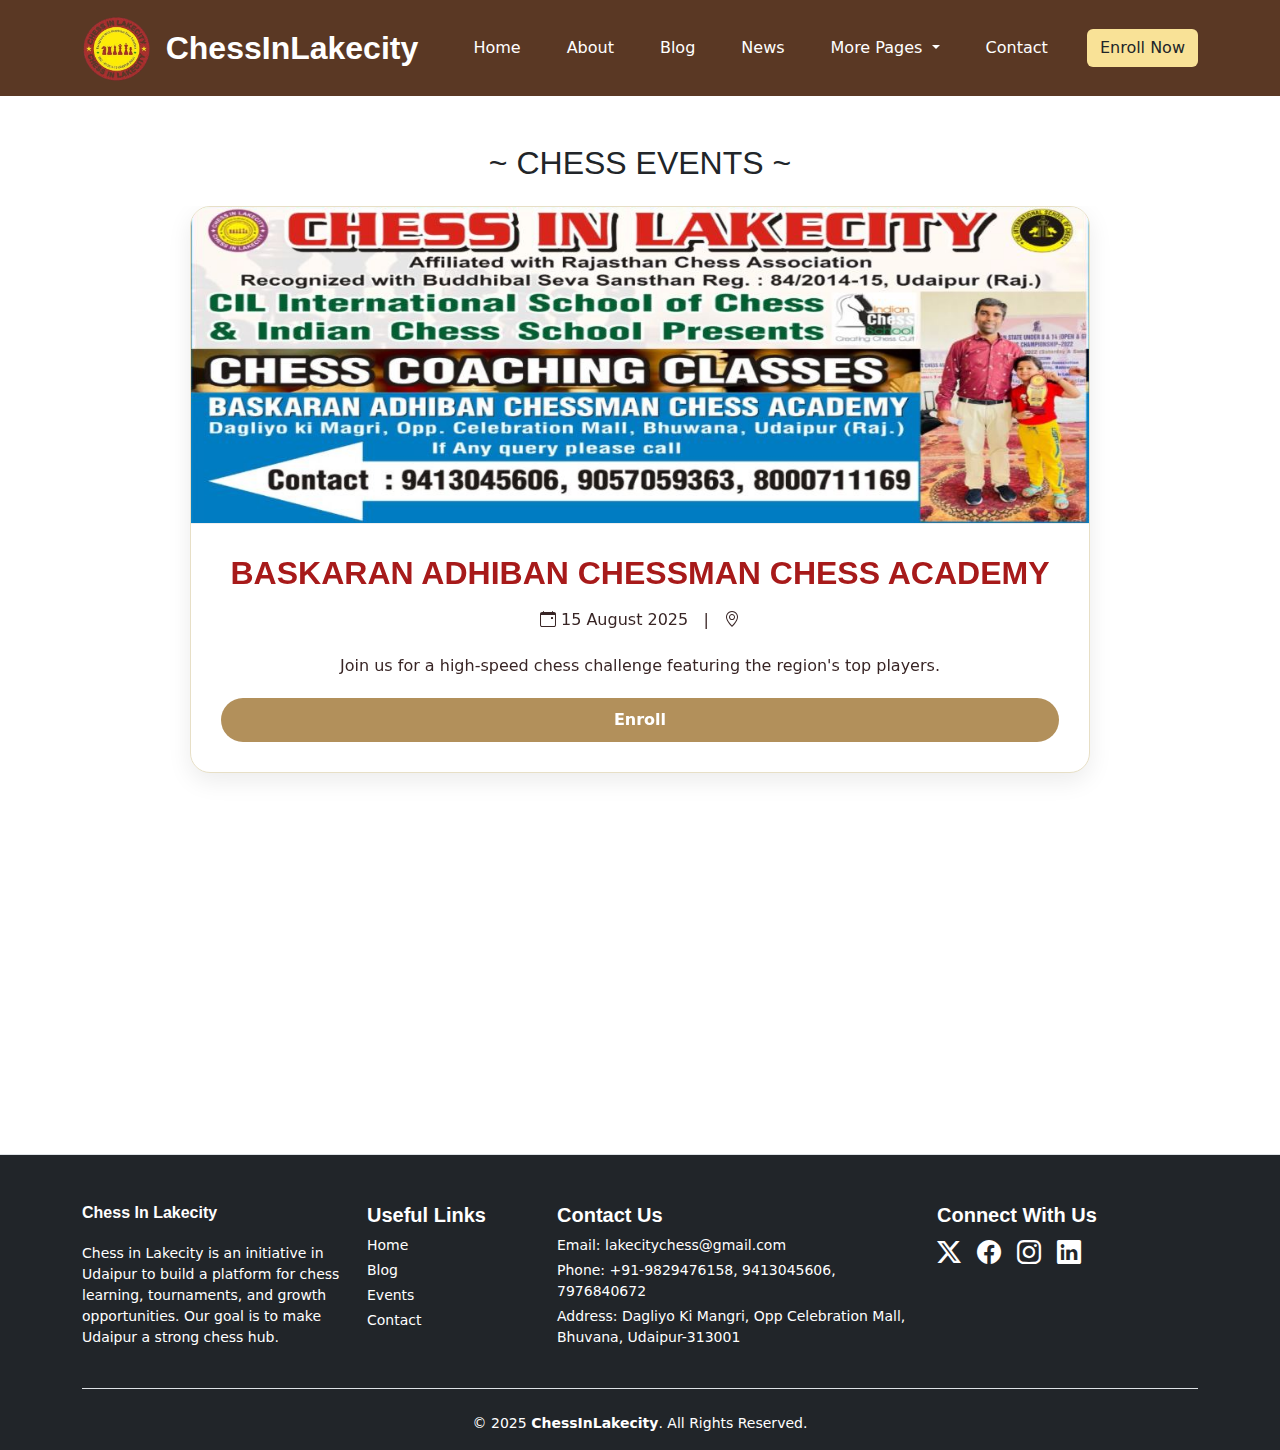
<file: events.html>
<!DOCTYPE html>
<html lang="en">

<head>
  <meta charset="utf-8">
  <meta content="width=device-width, initial-scale=1.0" name="viewport">
  <title>ChessInLakecity Events</title>

  
  <link href="assets/img/favicon.ico" rel="icon">
  <link href="assets/img/apple-icon.png" rel="apple-touch-icon">
  <!-- Bootstrap & Icons -->
  <link href="assets/vendor/bootstrap/css/bootstrap.min.css" rel="stylesheet">
  <link href="assets/vendor/bootstrap-icons/bootstrap-icons.css" rel="stylesheet">
 <!-- Swiper CSS -->
<link href="https://cdn.jsdelivr.net/npm/swiper@9/swiper-bundle.min.css" rel="stylesheet">
 <link href="assets/css/main.css" rel="stylesheet">
  <!-- Bootstrap, Icons, Swiper CSS -->
<link href="https://cdn.jsdelivr.net/npm/bootstrap@5.3.2/dist/css/bootstrap.min.css" rel="stylesheet">
<link href="https://cdn.jsdelivr.net/npm/bootstrap-icons/font/bootstrap-icons.css" rel="stylesheet">
<link href="https://cdn.jsdelivr.net/npm/swiper@9/swiper-bundle.min.css" rel="stylesheet">


</head>

<body>

  <!-- Header -->
    <header id="header" class="sticky-top">
<nav class="navbar navbar-expand-lg" style="background-color: #5a3824;">
  <div class="container-fluid container-xl">

    <!-- Logo -->
    <a href="index.html" class="navbar-brand d-flex align-items-center">
      <img src="assets/img/logo-h.png" alt="circle image" style="max-height: 70px; margin-right: 14px;">
      <h1 class="fw-bold mb-0" style="font-size: 2rem; color: #fff;">ChessInLakecity</h1>
    </a>

    <!-- Hamburger -->
    <button class="navbar-toggler text-white border-0" type="button" data-bs-toggle="collapse" data-bs-target="#navbarNav">
      <i class="bi bi-list" style="font-size: 1.8rem;"></i>
    </button>

    <!-- Menu -->
    <div class="collapse navbar-collapse" id="navbarNav">
      <ul class="navbar-nav">
        <li class="nav-item"><a class="nav-link text-white active" href="index.html">Home</a></li>
        <li class="nav-item"><a class="nav-link text-white" href="about.html">About</a></li>
        <li class="nav-item"><a class="nav-link text-white" href="blog.html">Blog</a></li>
        <li class="nav-item"><a class="nav-link text-white" href="news.html">News</a></li>

        <!-- Dropdown -->
        <li class="nav-item dropdown">
          <a class="nav-link dropdown-toggle text-white" href="#" id="morePages" role="button" data-bs-toggle="dropdown" aria-expanded="false">
            More Pages
          </a>
          <ul class="dropdown-menu" style="background-color: #e8d8a8;">
            <li><a class="dropdown-item" href="events.html">Events</a></li>
            <li><a class="dropdown-item" href="Tournamentsdetails.html">Tournament Details</a></li>
            <li><a class="dropdown-item" href="privacy.html">Privacy</a></li>
          </ul>
        </li>

        <li class="nav-item"><a class="nav-link text-white" href="contact.html">Contact</a></li>
      </ul>

      <!-- Enroll Button -->
      <a href="enroll.html" class="btn btn-enroll" style="background-color: #f9e297;">Enroll Now</a>
    </div>

  </div>
</nav>
</header>

  <!-- Main Section -->
<main class="container py-5">
  <h2 class="mb-4 text-center">~ CHESS EVENTS ~</h2>

  <!-- Swiper Wrapper -->
  <div class="swiper eventSwiper">
    <div class="swiper-wrapper">
      
      <!-- Slide 1 -->
      <div class="swiper-slide">
        <div class="event-card">
          <img src="assets/img/bg/BASKAR.JPG" alt="Chess Tournament">
          <div class="event-content">
            <h3 class="event-title">BASKARAN ADHIBAN CHESSMAN CHESS ACADEMY</h3>
            <p><i class="bi bi-calendar-event"></i> 15 August 2025 &nbsp; | &nbsp; <i class="bi bi-geo-alt"></i></p>
            <p>Join us for a high-speed chess challenge featuring the region's top players.</p>
            <a href="enroll.html" class="btn btn-primary btn-sm">Enroll</a>
          </div>
        </div>
      </div>

      <!-- Slide 2 -->
      <div class="swiper-slide">
        <div class="event-card">
          <img src="assets/img/bg/Ryan.JPG" alt="Chess Workshop">
          <div class="event-content">
            <h3 class="event-title">Ryan International School Event</h3>
            <p><i class="bi bi-calendar-event"></i> 22 August 2025 &nbsp; | &nbsp; <i class="bi bi-geo-alt"></i></p>
            <p>Learn openings, tactics, and endgames from certified chess instructors. Ideal for new players.</p>
            <a href="enroll.html" class="btn btn-primary btn-sm">Enroll</a>
          </div>
        </div>
      </div>

      <!-- Slide 3 -->
      <div class="swiper-slide">
        <div class="event-card">
          <img src="assets/img/bg/CPS.JPG" alt="Chess Workshop">
          <div class="event-content">
            <h3 class="event-title">Central Public School Event</h3>
            <p><i class="bi bi-calendar-event"></i> &nbsp; | &nbsp; <i class="bi bi-geo-alt"></i></p>
            <p>Learn openings, tactics, and Summer Chess Class Ideal for new players.</p>
            <a href="enroll.html" class="btn btn-primary btn-sm">Enroll</a>
          </div>
        </div>
      </div>

      <!-- Slide 4 -->
      <div class="swiper-slide">
        <div class="event-card">
          <img src="assets/img/bg/MDS.JPG" alt="Chess Workshop">
          <div class="event-content">
            <h3 class="event-title">MDS School Event</h3>
            <p><i class="bi bi-calendar-event"></i> &nbsp; | &nbsp; <i class="bi bi-geo-alt"></i></p>
            <p>Chess Class Ideal for new players.</p>
            <a href="enroll.html" class="btn btn-primary btn-sm">Enroll</a>
          </div>
        </div>
      </div>

    </div>
  </div>
</main>
<footer class="footer bg-dark text-white pt-5 pb-3 border-top">
  <div class="container">
    <div class="row text-center text-md-start justify-content-center gy-4">

      <!-- About Section -->
      <div class="col-12 col-md-3">
        <h4 class="fw-bold">Chess In Lakecity</h4>
        <p>
          Chess in Lakecity is an initiative in Udaipur to build a platform for chess learning, tournaments, and growth opportunities. Our goal is to make Udaipur a strong chess hub.
        </p>
      </div>

      <!-- Useful Links -->
      <div class="col-12 col-md-2">
        <h5 class="fw-bold">Useful Links</h5>
        <ul class="list-unstyled">
          <li><a href="index.html" class="text-white text-decoration-none d-block mb-1">Home</a></li>
          <li><a href="blog.html" class="text-white text-decoration-none d-block mb-1">Blog</a></li>
          <li><a href="events.html" class="text-white text-decoration-none d-block mb-1">Events</a></li>
          <li><a href="contact.html" class="text-white text-decoration-none d-block">Contact</a></li>
        </ul>
      </div>

      <!-- Contact Us -->
      <div class="col-12 col-md-4">
        <h5 class="fw-bold">Contact Us</h5>
        <p class="mb-1">Email: lakecitychess@gmail.com</p>
        <p class="mb-1">Phone: +91-9829476158, 9413045606, 7976840672</p>
        <p class="mb-0">Address: Dagliyo Ki Mangri, Opp Celebration Mall, Bhuvana, Udaipur-313001</p>
      </div>

      <!-- Social Icons -->
      <div class="col-12 col-md-3">
        <h5 class="fw-bold text-center text-md-start">Connect With Us</h5>
        <div class="d-flex justify-content-center justify-content-md-start gap-3">
          <a href="#" class="text-white fs-4"><i class="bi bi-twitter-x"></i></a>
          <a href="#" class="text-white fs-4"><i class="bi bi-facebook"></i></a>
          <a href="#" class="text-white fs-4"><i class="bi bi-instagram"></i></a>
          <a href="#" class="text-white fs-4"><i class="bi bi-linkedin"></i></a>
        </div>
      </div>
    </div>

    <div class="text-center pt-4 mt-4 border-top">
      <p class="mb-0">&copy; 2025 <strong>ChessInLakecity</strong>. All Rights Reserved.</p>
    </div>
  </div>
</footer>



  <script src="assets/vendor/bootstrap/js/bootstrap.bundle.min.js"></script>
 <!-- Scroll to Top Button -->
<a href="#" id="scroll-top" class="scroll-top">
  <i class="bi bi-arrow-up-short"></i>
</a>
<script src="https://cdn.jsdelivr.net/npm/swiper@9/swiper-bundle.min.js"></script>
<script>
  var swiper = new Swiper(".eventSwiper", {
    loop: true,
    autoplay: {
      delay: 4000,  // 4 seconds between slides
      disableOnInteraction: false,
    },
    slidesPerView: 1,         // 🔴 THIS ENSURES 1 FULL SCREEN
    spaceBetween: 0,          // No gap between slides
    centeredSlides: true,     // Optional: center the active slide
    effect: "slide",          // Optional: you can try "fade" also
  });
</script>

 <script>
document.addEventListener('DOMContentLoaded', function() {
  if (window.innerWidth > 992) { // Only apply on desktop
    document.querySelectorAll('.navbar .dropdown').forEach(function(everydropdown){
      everydropdown.addEventListener('mouseover', function(){
        const dropdownMenu = this.querySelector('.dropdown-menu');
        dropdownMenu.classList.add('show');
      });
      everydropdown.addEventListener('mouseleave', function(){
        const dropdownMenu = this.querySelector('.dropdown-menu');
        dropdownMenu.classList.remove('show');
      });
    });
  }
});
</script>

</body>
</html>
</file>
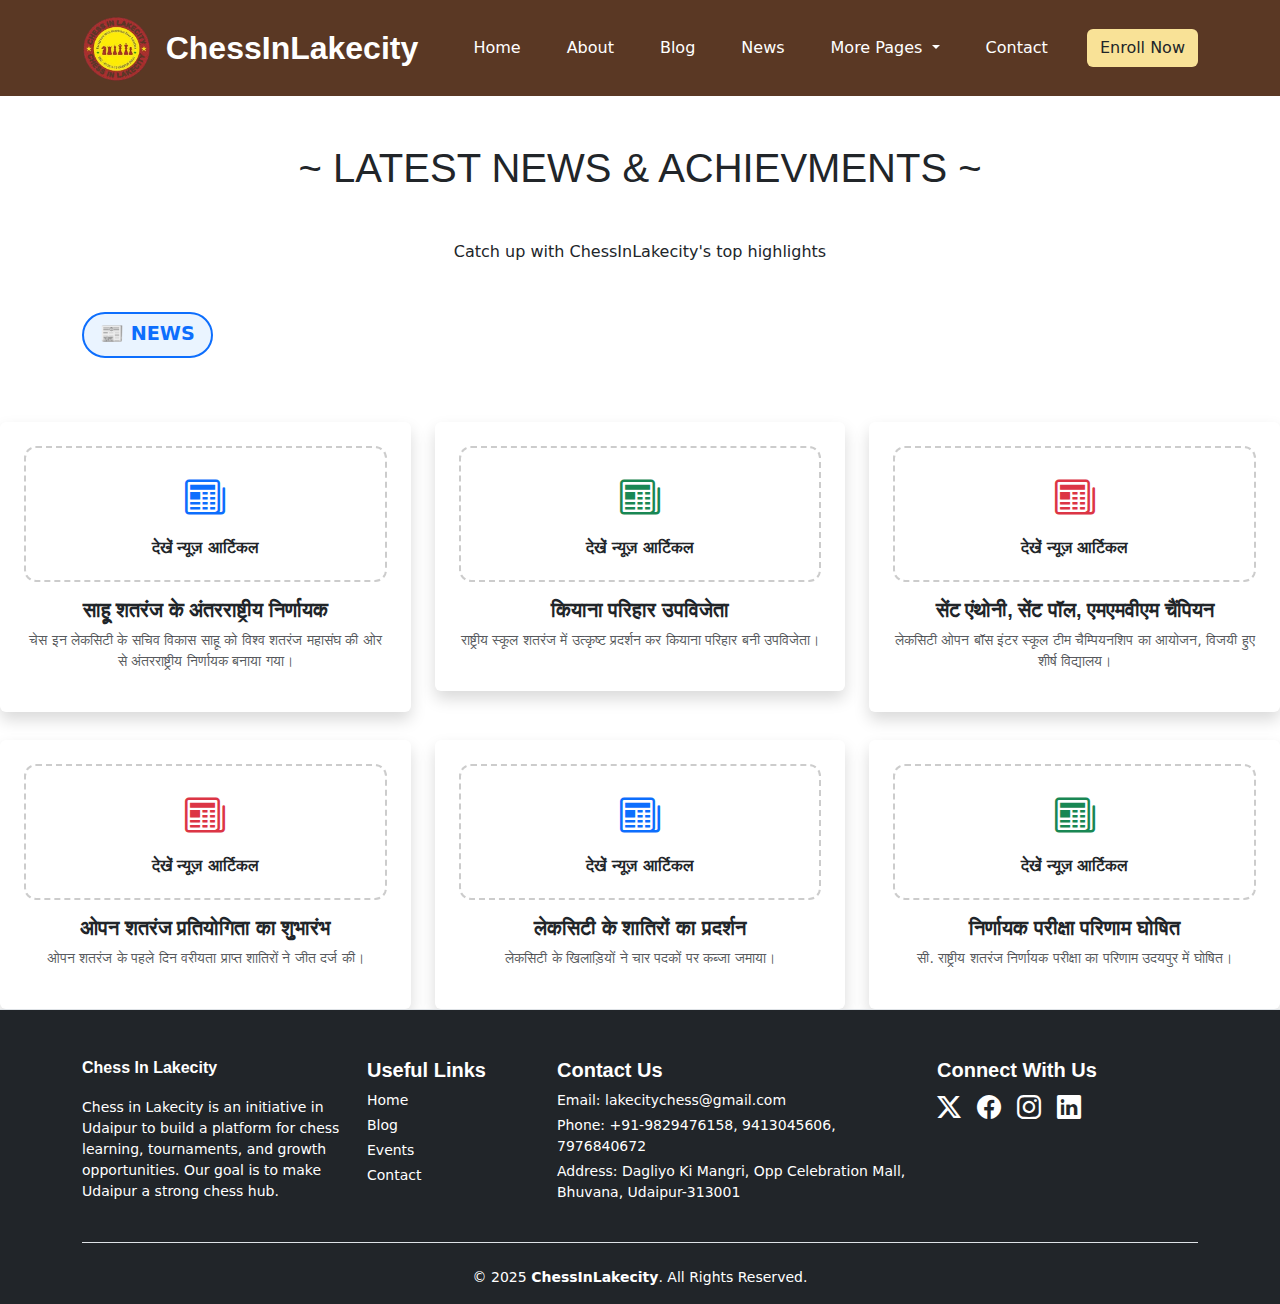
<file: News.html>
<!DOCTYPE html>
<html lang="en">

<head>
  <meta charset="UTF-8">
  <meta name="viewport" content="width=device-width, initial-scale=1.0">
  <title>ChessInLakecity - News</title>
  <link href="assets/vendor/bootstrap/css/bootstrap.min.css" rel="stylesheet">
  <link href="assets/vendor/bootstrap-icons/bootstrap-icons.css" rel="stylesheet">
  <link href="assets/css/main.css" rel="stylesheet">

  
  <link href="assets/img/favicon.ico" rel="icon">
  <link href="assets/img/apple-icon.png" rel="apple-touch-icon">
  <!-- Bootstrap CSS CDN -->
  <link href="https://cdn.jsdelivr.net/npm/bootstrap@5.3.0/dist/css/bootstrap.min.css" rel="stylesheet">
  <!-- Bootstrap Icons CDN -->
  <link href="https://cdn.jsdelivr.net/npm/bootstrap-icons@1.10.5/font/bootstrap-icons.css" rel="stylesheet">


</head>

<body>
  <header id="header" class="sticky-top">
<nav class="navbar navbar-expand-lg" style="background-color: #5a3824;">
  <div class="container-fluid container-xl">

    <!-- Logo -->
    <a href="index.html" class="navbar-brand d-flex align-items-center">
      <img src="assets/img/logo-h.png" alt="circle image" style="max-height: 70px; margin-right: 14px;">
      <h1 class="fw-bold mb-0" style="font-size: 2rem; color: #fff;">ChessInLakecity</h1>
    </a>

    <!-- Hamburger -->
    <button class="navbar-toggler text-white border-0" type="button" data-bs-toggle="collapse" data-bs-target="#navbarNav">
      <i class="bi bi-list" style="font-size: 1.8rem;"></i>
    </button>

    <!-- Menu -->
    <div class="collapse navbar-collapse" id="navbarNav">
      <ul class="navbar-nav">
        <li class="nav-item"><a class="nav-link text-white active" href="index.html">Home</a></li>
        <li class="nav-item"><a class="nav-link text-white" href="about.html">About</a></li>
        <li class="nav-item"><a class="nav-link text-white" href="blog.html">Blog</a></li>
        <li class="nav-item"><a class="nav-link text-white" href="news.html">News</a></li>

        <!-- Dropdown -->
        <li class="nav-item dropdown">
          <a class="nav-link dropdown-toggle text-white" href="#" id="morePages" role="button" data-bs-toggle="dropdown" aria-expanded="false">
            More Pages
          </a>
          <ul class="dropdown-menu" style="background-color: #e8d8a8;">
            <li><a class="dropdown-item" href="events.html">Events</a></li>
            <li><a class="dropdown-item" href="Tournamentsdetails.html">Tournament Details</a></li>
            <li><a class="dropdown-item" href="privacy.html">Privacy</a></li>
          </ul>
        </li>

        <li class="nav-item"><a class="nav-link text-white" href="contact.html">Contact</a></li>
      </ul>

      <!-- Enroll Button -->
      <a href="enroll.html" class="btn btn-enroll" style="background-color: #f9e297;">Enroll Now</a>
    </div>

  </div>
</nav>
</header>


  <div class="container py-5">
    <h1 class="text-center mb-5">~ LATEST NEWS & ACHIEVMENTS ~</h1>
    <p class="text-center mb-5">Catch up with ChessInLakecity's top highlights</p>
    <p class="news-badge-animated">📰 NEWS</p>
  </div>

  <div class="row g-4">
    <div class="col-lg-4 col-md-6">
      <div class="news-card text-center bg-white shadow rounded p-4">
        <div onclick="openNewsModal('assets/img/person/News8.JPG')" class="news-poster-icon mb-3">
          <i class="bi bi-newspaper fs-1 text-primary"></i>
          <p class="fw-bold mt-2 mb-0">देखें न्यूज़ आर्टिकल</p>
        </div>
        <h5 class="fw-bold mt-3">साहू शतरंज के अंतरराष्ट्रीय निर्णायक</h5>
        <p class="text-muted small">चेस इन लेकसिटी के सचिव विकास साहू को विश्व शतरंज महासंघ की ओर से अंतरराष्ट्रीय निर्णायक बनाया गया।</p>
      </div>
    </div>

    <!-- News Card 2 -->
    <div class="col-lg-4 col-md-6">
      <div class="news-card text-center bg-white shadow rounded p-4">
        <div onclick="openNewsModal('assets/img/person/News2.JPG')" class="news-poster-icon mb-3">
          <i class="bi bi-newspaper fs-1 text-success"></i>
          <p class="fw-bold mt-2 mb-0">देखें न्यूज़ आर्टिकल</p>
        </div>
        <h5 class="fw-bold mt-3">कियाना परिहार उपविजेता</h5>
        <p class="text-muted small">राष्ट्रीय स्कूल शतरंज में उत्कृष्ट प्रदर्शन कर कियाना परिहार बनी उपविजेता।</p>
      </div>
    </div>

    <!-- News Card 3 -->
    <div class="col-lg-4 col-md-6">
      <div class="news-card text-center bg-white shadow rounded p-4">
        <div onclick="openNewsModal('assets/img/person/Nesw4.JPG')" class="news-poster-icon mb-3">
          <i class="bi bi-newspaper fs-1 text-danger"></i>
          <p class="fw-bold mt-2 mb-0">देखें न्यूज़ आर्टिकल</p>
        </div>
        <h5 class="fw-bold mt-3">सेंट एंथोनी, सेंट पॉल, एमएमवीएम चैंपियन</h5>
        <p class="text-muted small">लेकसिटी ओपन बॉस इंटर स्कूल टीम चैम्पियनशिप का आयोजन, विजयी हुए शीर्ष विद्यालय।</p>
      </div>
    </div>
  </div>

  <div class="row g-4 mt-1">
    <div class="col-lg-4 col-md-6">
      <div class="news-card text-center bg-white shadow rounded p-4">
        <div onclick="openNewsModal('assets/img/person/News5.JPG')" class="news-poster-icon mb-3 cursor-pointer">
          <i class="bi bi-newspaper fs-1 text-danger"></i>
          <p class="fw-bold mt-2 mb-0">देखें न्यूज़ आर्टिकल</p>
        </div>
        <h5 class="fw-bold mt-3">ओपन शतरंज प्रतियोगिता का शुभारंभ</h5>
        <p class="text-muted small">ओपन शतरंज के पहले दिन वरीयता प्राप्त शातिरों ने जीत दर्ज की।</p>
      </div>
    </div>

    <!-- News Article 2 -->
    <div class="col-lg-4 col-md-6">
      <div class="news-card text-center bg-white shadow rounded p-4">
        <div onclick="openNewsModal('assets/img/person/News6.JPG')" class="news-poster-icon mb-3 cursor-pointer">
          <i class="bi bi-newspaper fs-1 text-primary"></i>
          <p class="fw-bold mt-2 mb-0">देखें न्यूज़ आर्टिकल</p>
        </div>
        <h5 class="fw-bold mt-3">लेकसिटी के शातिरों का प्रदर्शन</h5>
        <p class="text-muted small">लेकसिटी के खिलाड़ियों ने चार पदकों पर कब्जा जमाया।</p>
      </div>
    </div>

    <!-- News Article 3 -->
    <div class="col-lg-4 col-md-6">
      <div class="news-card text-center bg-white shadow rounded p-4">
        <div onclick="openNewsModal('assets/img/person/News7.JPG')" class="news-poster-icon mb-3 cursor-pointer">
          <i class="bi bi-newspaper fs-1 text-success"></i>
          <p class="fw-bold mt-2 mb-0">देखें न्यूज़ आर्टिकल</p>
        </div>
        <h5 class="fw-bold mt-3">निर्णायक परीक्षा परिणाम घोषित</h5>
        <p class="text-muted small">सी. राष्ट्रीय शतरंज निर्णायक परीक्षा का परिणाम उदयपुर में घोषित।</p>
      </div>
    </div>
  </div>

<footer class="footer bg-dark text-white pt-5 pb-3 border-top">
  <div class="container">
    <div class="row text-center text-md-start justify-content-center gy-4">

      <!-- About Section -->
      <div class="col-12 col-md-3">
        <h4 class="fw-bold">Chess In Lakecity</h4>
        <p>
          Chess in Lakecity is an initiative in Udaipur to build a platform for chess learning, tournaments, and growth opportunities. Our goal is to make Udaipur a strong chess hub.
        </p>
      </div>

      <!-- Useful Links -->
      <div class="col-12 col-md-2">
        <h5 class="fw-bold">Useful Links</h5>
        <ul class="list-unstyled">
          <li><a href="index.html" class="text-white text-decoration-none d-block mb-1">Home</a></li>
          <li><a href="blog.html" class="text-white text-decoration-none d-block mb-1">Blog</a></li>
          <li><a href="events.html" class="text-white text-decoration-none d-block mb-1">Events</a></li>
          <li><a href="contact.html" class="text-white text-decoration-none d-block">Contact</a></li>
        </ul>
      </div>

      <!-- Contact Us -->
      <div class="col-12 col-md-4">
        <h5 class="fw-bold">Contact Us</h5>
        <p class="mb-1">Email: lakecitychess@gmail.com</p>
        <p class="mb-1">Phone: +91-9829476158, 9413045606, 7976840672</p>
        <p class="mb-0">Address: Dagliyo Ki Mangri, Opp Celebration Mall, Bhuvana, Udaipur-313001</p>
      </div>

      <!-- Social Icons -->
      <div class="col-12 col-md-3">
        <h5 class="fw-bold text-center text-md-start">Connect With Us</h5>
        <div class="d-flex justify-content-center justify-content-md-start gap-3">
          <a href="#" class="text-white fs-4"><i class="bi bi-twitter-x"></i></a>
          <a href="#" class="text-white fs-4"><i class="bi bi-facebook"></i></a>
          <a href="#" class="text-white fs-4"><i class="bi bi-instagram"></i></a>
          <a href="#" class="text-white fs-4"><i class="bi bi-linkedin"></i></a>
        </div>
      </div>
    </div>

    <div class="text-center pt-4 mt-4 border-top">
      <p class="mb-0">&copy; 2025 <strong>ChessInLakecity</strong>. All Rights Reserved.</p>
    </div>
  </div>
</footer>


  <!-- Modal -->
  <div id="newsModal">
    <span class="close" onclick="closeNewsModal()">&times;</span>
    <img class="modal-content" id="modalImg">
  </div>

  <script>
    function openNewsModal(imageSrc) {
      document.getElementById("modalImg").src = imageSrc;
      document.getElementById("newsModal").style.display = "block";
    }
    function closeNewsModal() {
      document.getElementById("newsModal").style.display = "none";
    }
  </script>

<script>
document.addEventListener('DOMContentLoaded', function() {
  if (window.innerWidth > 992) { // Only apply on desktop
    document.querySelectorAll('.navbar .dropdown').forEach(function(everydropdown){
      everydropdown.addEventListener('mouseover', function(){
        const dropdownMenu = this.querySelector('.dropdown-menu');
        dropdownMenu.classList.add('show');
      });
      everydropdown.addEventListener('mouseleave', function(){
        const dropdownMenu = this.querySelector('.dropdown-menu');
        dropdownMenu.classList.remove('show');
      });
    });
  }
});
</script>

  <!-- Bootstrap JS -->
  <script src="https://cdn.jsdelivr.net/npm/bootstrap@5.3.0/dist/js/bootstrap.bundle.min.js"></script>
</body>
</html>
</file>
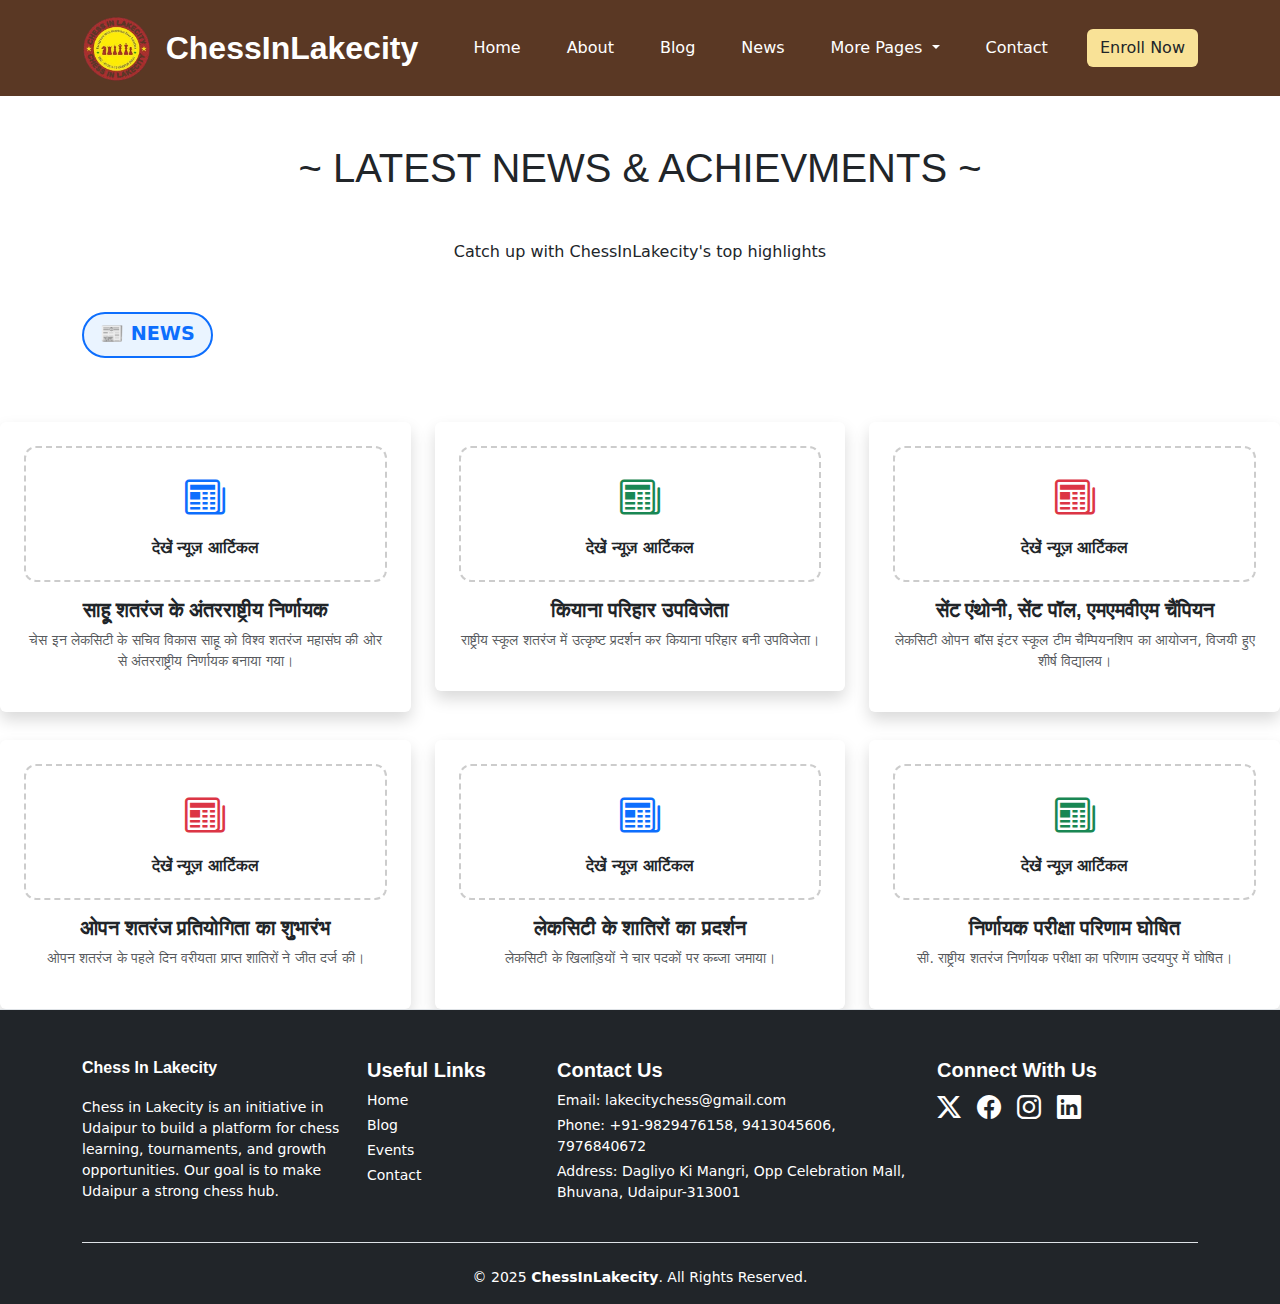
<file: news.html>
<!DOCTYPE html>
<html lang="en">

<head>
  <meta charset="UTF-8">
  <meta name="viewport" content="width=device-width, initial-scale=1.0">
  <title>ChessInLakecity - News</title>
  <link href="assets/vendor/bootstrap/css/bootstrap.min.css" rel="stylesheet">
  <link href="assets/vendor/bootstrap-icons/bootstrap-icons.css" rel="stylesheet">
  <link href="assets/css/main.css" rel="stylesheet">

  
  <link href="assets/img/favicon.ico" rel="icon">
  <link href="assets/img/apple-icon.png" rel="apple-touch-icon">
  <!-- Bootstrap CSS CDN -->
  <link href="https://cdn.jsdelivr.net/npm/bootstrap@5.3.0/dist/css/bootstrap.min.css" rel="stylesheet">
  <!-- Bootstrap Icons CDN -->
  <link href="https://cdn.jsdelivr.net/npm/bootstrap-icons@1.10.5/font/bootstrap-icons.css" rel="stylesheet">


</head>

<body>
  <header id="header" class="sticky-top">
<nav class="navbar navbar-expand-lg" style="background-color: #5a3824;">
  <div class="container-fluid container-xl">

    <!-- Logo -->
    <a href="index.html" class="navbar-brand d-flex align-items-center">
      <img src="assets/img/logo-h.png" alt="circle image" style="max-height: 70px; margin-right: 14px;">
      <h1 class="fw-bold mb-0" style="font-size: 2rem; color: #fff;">ChessInLakecity</h1>
    </a>

    <!-- Hamburger -->
    <button class="navbar-toggler text-white border-0" type="button" data-bs-toggle="collapse" data-bs-target="#navbarNav">
      <i class="bi bi-list" style="font-size: 1.8rem;"></i>
    </button>

    <!-- Menu -->
    <div class="collapse navbar-collapse" id="navbarNav">
      <ul class="navbar-nav">
        <li class="nav-item"><a class="nav-link text-white active" href="index.html">Home</a></li>
        <li class="nav-item"><a class="nav-link text-white" href="about.html">About</a></li>
        <li class="nav-item"><a class="nav-link text-white" href="blog.html">Blog</a></li>
        <li class="nav-item"><a class="nav-link text-white" href="news.html">News</a></li>

        <!-- Dropdown -->
        <li class="nav-item dropdown">
          <a class="nav-link dropdown-toggle text-white" href="#" id="morePages" role="button" data-bs-toggle="dropdown" aria-expanded="false">
            More Pages
          </a>
          <ul class="dropdown-menu" style="background-color: #e8d8a8;">
            <li><a class="dropdown-item" href="events.html">Events</a></li>
            <li><a class="dropdown-item" href="Tournamentsdetails.html">Tournament Details</a></li>
            <li><a class="dropdown-item" href="privacy.html">Privacy</a></li>
          </ul>
        </li>

        <li class="nav-item"><a class="nav-link text-white" href="contact.html">Contact</a></li>
      </ul>

      <!-- Enroll Button -->
      <a href="enroll.html" class="btn btn-enroll" style="background-color: #f9e297;">Enroll Now</a>
    </div>

  </div>
</nav>
</header>


  <div class="container py-5">
    <h1 class="text-center mb-5">~ LATEST NEWS & ACHIEVMENTS ~</h1>
    <p class="text-center mb-5">Catch up with ChessInLakecity's top highlights</p>
    <p class="news-badge-animated">📰 NEWS</p>
  </div>

  <div class="row g-4">
    <div class="col-lg-4 col-md-6">
      <div class="news-card text-center bg-white shadow rounded p-4">
        <div onclick="openNewsModal('assets/img/person/News8.JPG')" class="news-poster-icon mb-3">
          <i class="bi bi-newspaper fs-1 text-primary"></i>
          <p class="fw-bold mt-2 mb-0">देखें न्यूज़ आर्टिकल</p>
        </div>
        <h5 class="fw-bold mt-3">साहू शतरंज के अंतरराष्ट्रीय निर्णायक</h5>
        <p class="text-muted small">चेस इन लेकसिटी के सचिव विकास साहू को विश्व शतरंज महासंघ की ओर से अंतरराष्ट्रीय निर्णायक बनाया गया।</p>
      </div>
    </div>

    <!-- News Card 2 -->
    <div class="col-lg-4 col-md-6">
      <div class="news-card text-center bg-white shadow rounded p-4">
        <div onclick="openNewsModal('assets/img/person/News2.JPG')" class="news-poster-icon mb-3">
          <i class="bi bi-newspaper fs-1 text-success"></i>
          <p class="fw-bold mt-2 mb-0">देखें न्यूज़ आर्टिकल</p>
        </div>
        <h5 class="fw-bold mt-3">कियाना परिहार उपविजेता</h5>
        <p class="text-muted small">राष्ट्रीय स्कूल शतरंज में उत्कृष्ट प्रदर्शन कर कियाना परिहार बनी उपविजेता।</p>
      </div>
    </div>

    <!-- News Card 3 -->
    <div class="col-lg-4 col-md-6">
      <div class="news-card text-center bg-white shadow rounded p-4">
        <div onclick="openNewsModal('assets/img/person/Nesw4.JPG')" class="news-poster-icon mb-3">
          <i class="bi bi-newspaper fs-1 text-danger"></i>
          <p class="fw-bold mt-2 mb-0">देखें न्यूज़ आर्टिकल</p>
        </div>
        <h5 class="fw-bold mt-3">सेंट एंथोनी, सेंट पॉल, एमएमवीएम चैंपियन</h5>
        <p class="text-muted small">लेकसिटी ओपन बॉस इंटर स्कूल टीम चैम्पियनशिप का आयोजन, विजयी हुए शीर्ष विद्यालय।</p>
      </div>
    </div>
  </div>

  <div class="row g-4 mt-1">
    <div class="col-lg-4 col-md-6">
      <div class="news-card text-center bg-white shadow rounded p-4">
        <div onclick="openNewsModal('assets/img/person/News5.JPG')" class="news-poster-icon mb-3 cursor-pointer">
          <i class="bi bi-newspaper fs-1 text-danger"></i>
          <p class="fw-bold mt-2 mb-0">देखें न्यूज़ आर्टिकल</p>
        </div>
        <h5 class="fw-bold mt-3">ओपन शतरंज प्रतियोगिता का शुभारंभ</h5>
        <p class="text-muted small">ओपन शतरंज के पहले दिन वरीयता प्राप्त शातिरों ने जीत दर्ज की।</p>
      </div>
    </div>

    <!-- News Article 2 -->
    <div class="col-lg-4 col-md-6">
      <div class="news-card text-center bg-white shadow rounded p-4">
        <div onclick="openNewsModal('assets/img/person/News6.JPG')" class="news-poster-icon mb-3 cursor-pointer">
          <i class="bi bi-newspaper fs-1 text-primary"></i>
          <p class="fw-bold mt-2 mb-0">देखें न्यूज़ आर्टिकल</p>
        </div>
        <h5 class="fw-bold mt-3">लेकसिटी के शातिरों का प्रदर्शन</h5>
        <p class="text-muted small">लेकसिटी के खिलाड़ियों ने चार पदकों पर कब्जा जमाया।</p>
      </div>
    </div>

    <!-- News Article 3 -->
    <div class="col-lg-4 col-md-6">
      <div class="news-card text-center bg-white shadow rounded p-4">
        <div onclick="openNewsModal('assets/img/person/News7.JPG')" class="news-poster-icon mb-3 cursor-pointer">
          <i class="bi bi-newspaper fs-1 text-success"></i>
          <p class="fw-bold mt-2 mb-0">देखें न्यूज़ आर्टिकल</p>
        </div>
        <h5 class="fw-bold mt-3">निर्णायक परीक्षा परिणाम घोषित</h5>
        <p class="text-muted small">सी. राष्ट्रीय शतरंज निर्णायक परीक्षा का परिणाम उदयपुर में घोषित।</p>
      </div>
    </div>
  </div>

<footer class="footer bg-dark text-white pt-5 pb-3 border-top">
  <div class="container">
    <div class="row text-center text-md-start justify-content-center gy-4">

      <!-- About Section -->
      <div class="col-12 col-md-3">
        <h4 class="fw-bold">Chess In Lakecity</h4>
        <p>
          Chess in Lakecity is an initiative in Udaipur to build a platform for chess learning, tournaments, and growth opportunities. Our goal is to make Udaipur a strong chess hub.
        </p>
      </div>

      <!-- Useful Links -->
      <div class="col-12 col-md-2">
        <h5 class="fw-bold">Useful Links</h5>
        <ul class="list-unstyled">
          <li><a href="index.html" class="text-white text-decoration-none d-block mb-1">Home</a></li>
          <li><a href="blog.html" class="text-white text-decoration-none d-block mb-1">Blog</a></li>
          <li><a href="events.html" class="text-white text-decoration-none d-block mb-1">Events</a></li>
          <li><a href="contact.html" class="text-white text-decoration-none d-block">Contact</a></li>
        </ul>
      </div>

      <!-- Contact Us -->
      <div class="col-12 col-md-4">
        <h5 class="fw-bold">Contact Us</h5>
        <p class="mb-1">Email: lakecitychess@gmail.com</p>
        <p class="mb-1">Phone: +91-9829476158, 9413045606, 7976840672</p>
        <p class="mb-0">Address: Dagliyo Ki Mangri, Opp Celebration Mall, Bhuvana, Udaipur-313001</p>
      </div>

      <!-- Social Icons -->
      <div class="col-12 col-md-3">
        <h5 class="fw-bold text-center text-md-start">Connect With Us</h5>
        <div class="d-flex justify-content-center justify-content-md-start gap-3">
          <a href="#" class="text-white fs-4"><i class="bi bi-twitter-x"></i></a>
          <a href="#" class="text-white fs-4"><i class="bi bi-facebook"></i></a>
          <a href="#" class="text-white fs-4"><i class="bi bi-instagram"></i></a>
          <a href="#" class="text-white fs-4"><i class="bi bi-linkedin"></i></a>
        </div>
      </div>
    </div>

    <div class="text-center pt-4 mt-4 border-top">
      <p class="mb-0">&copy; 2025 <strong>ChessInLakecity</strong>. All Rights Reserved.</p>
    </div>
  </div>
</footer>


  <!-- Modal -->
  <div id="newsModal">
    <span class="close" onclick="closeNewsModal()">&times;</span>
    <img class="modal-content" id="modalImg">
  </div>

  <script>
    function openNewsModal(imageSrc) {
      document.getElementById("modalImg").src = imageSrc;
      document.getElementById("newsModal").style.display = "block";
    }
    function closeNewsModal() {
      document.getElementById("newsModal").style.display = "none";
    }
  </script>

<script>
document.addEventListener('DOMContentLoaded', function() {
  if (window.innerWidth > 992) { // Only apply on desktop
    document.querySelectorAll('.navbar .dropdown').forEach(function(everydropdown){
      everydropdown.addEventListener('mouseover', function(){
        const dropdownMenu = this.querySelector('.dropdown-menu');
        dropdownMenu.classList.add('show');
      });
      everydropdown.addEventListener('mouseleave', function(){
        const dropdownMenu = this.querySelector('.dropdown-menu');
        dropdownMenu.classList.remove('show');
      });
    });
  }
});
</script>

  <!-- Bootstrap JS -->
  <script src="https://cdn.jsdelivr.net/npm/bootstrap@5.3.0/dist/js/bootstrap.bundle.min.js"></script>
</body>
</html>
</file>
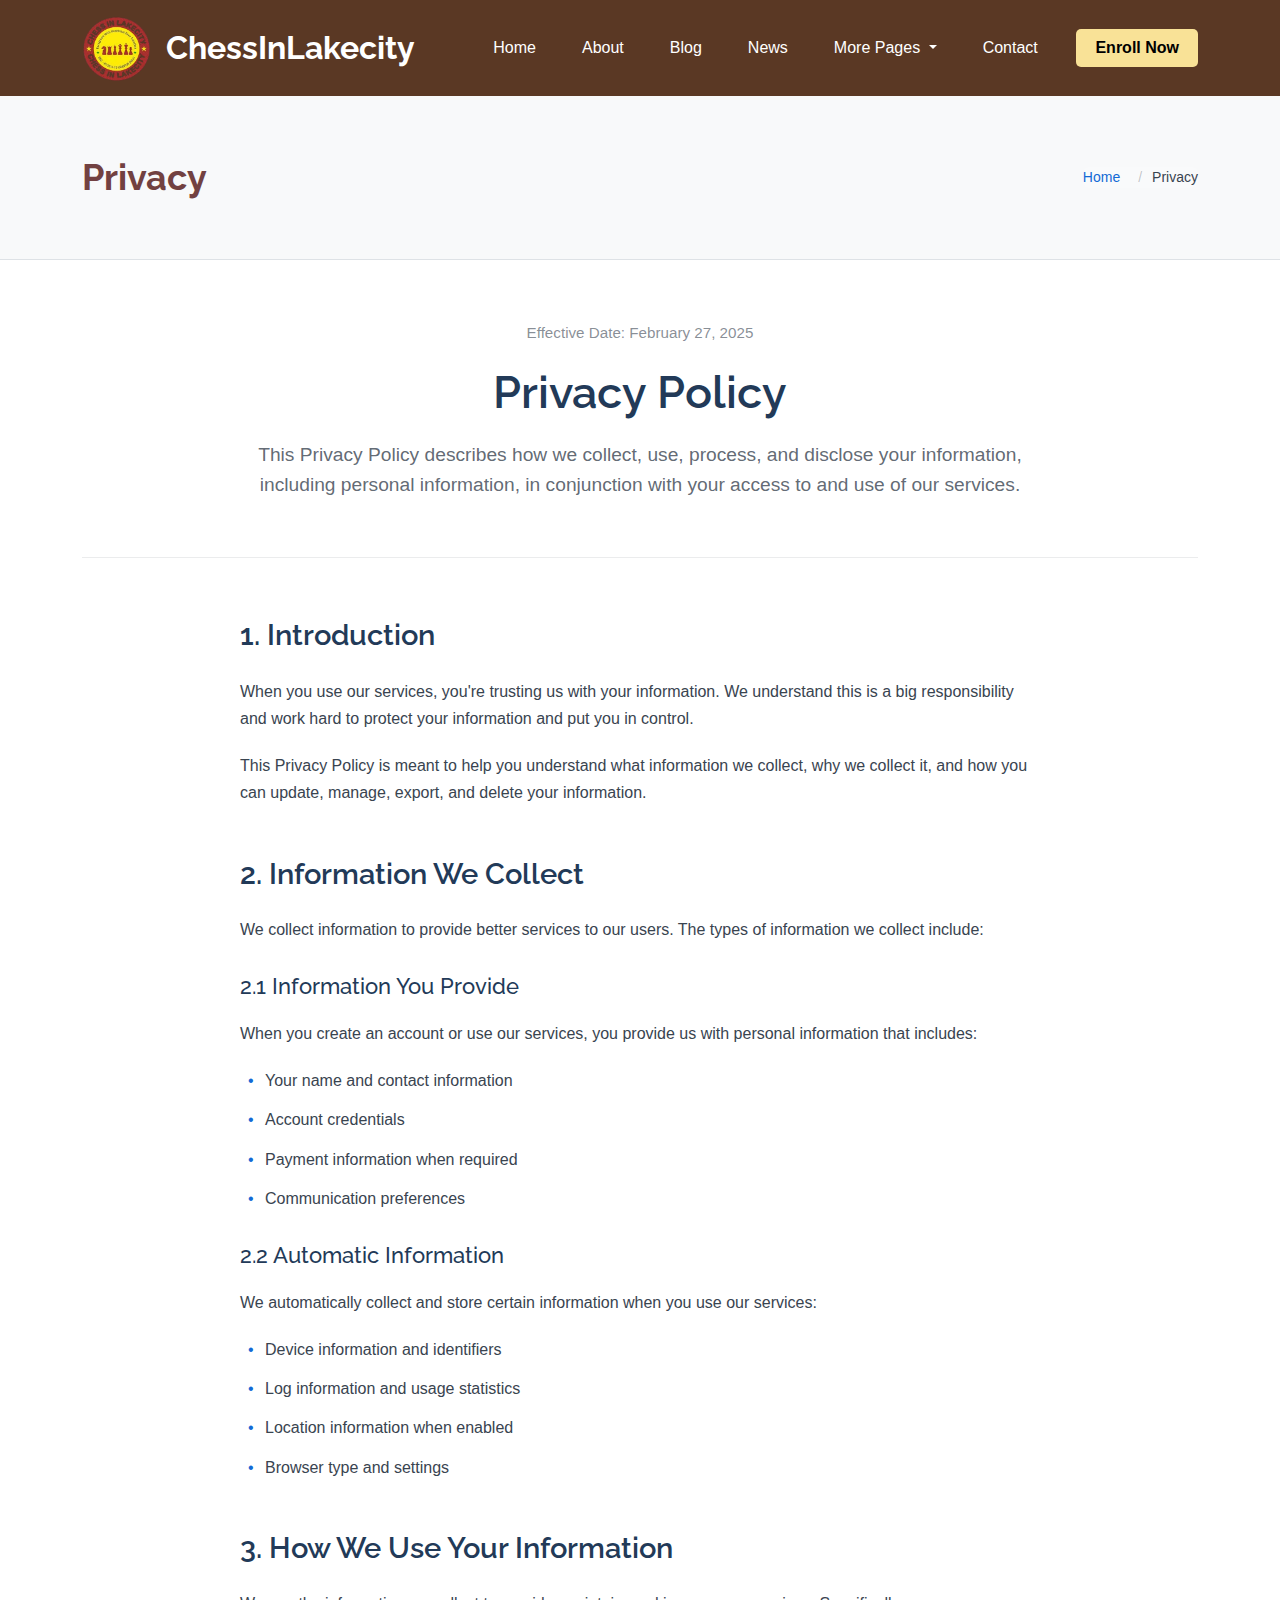
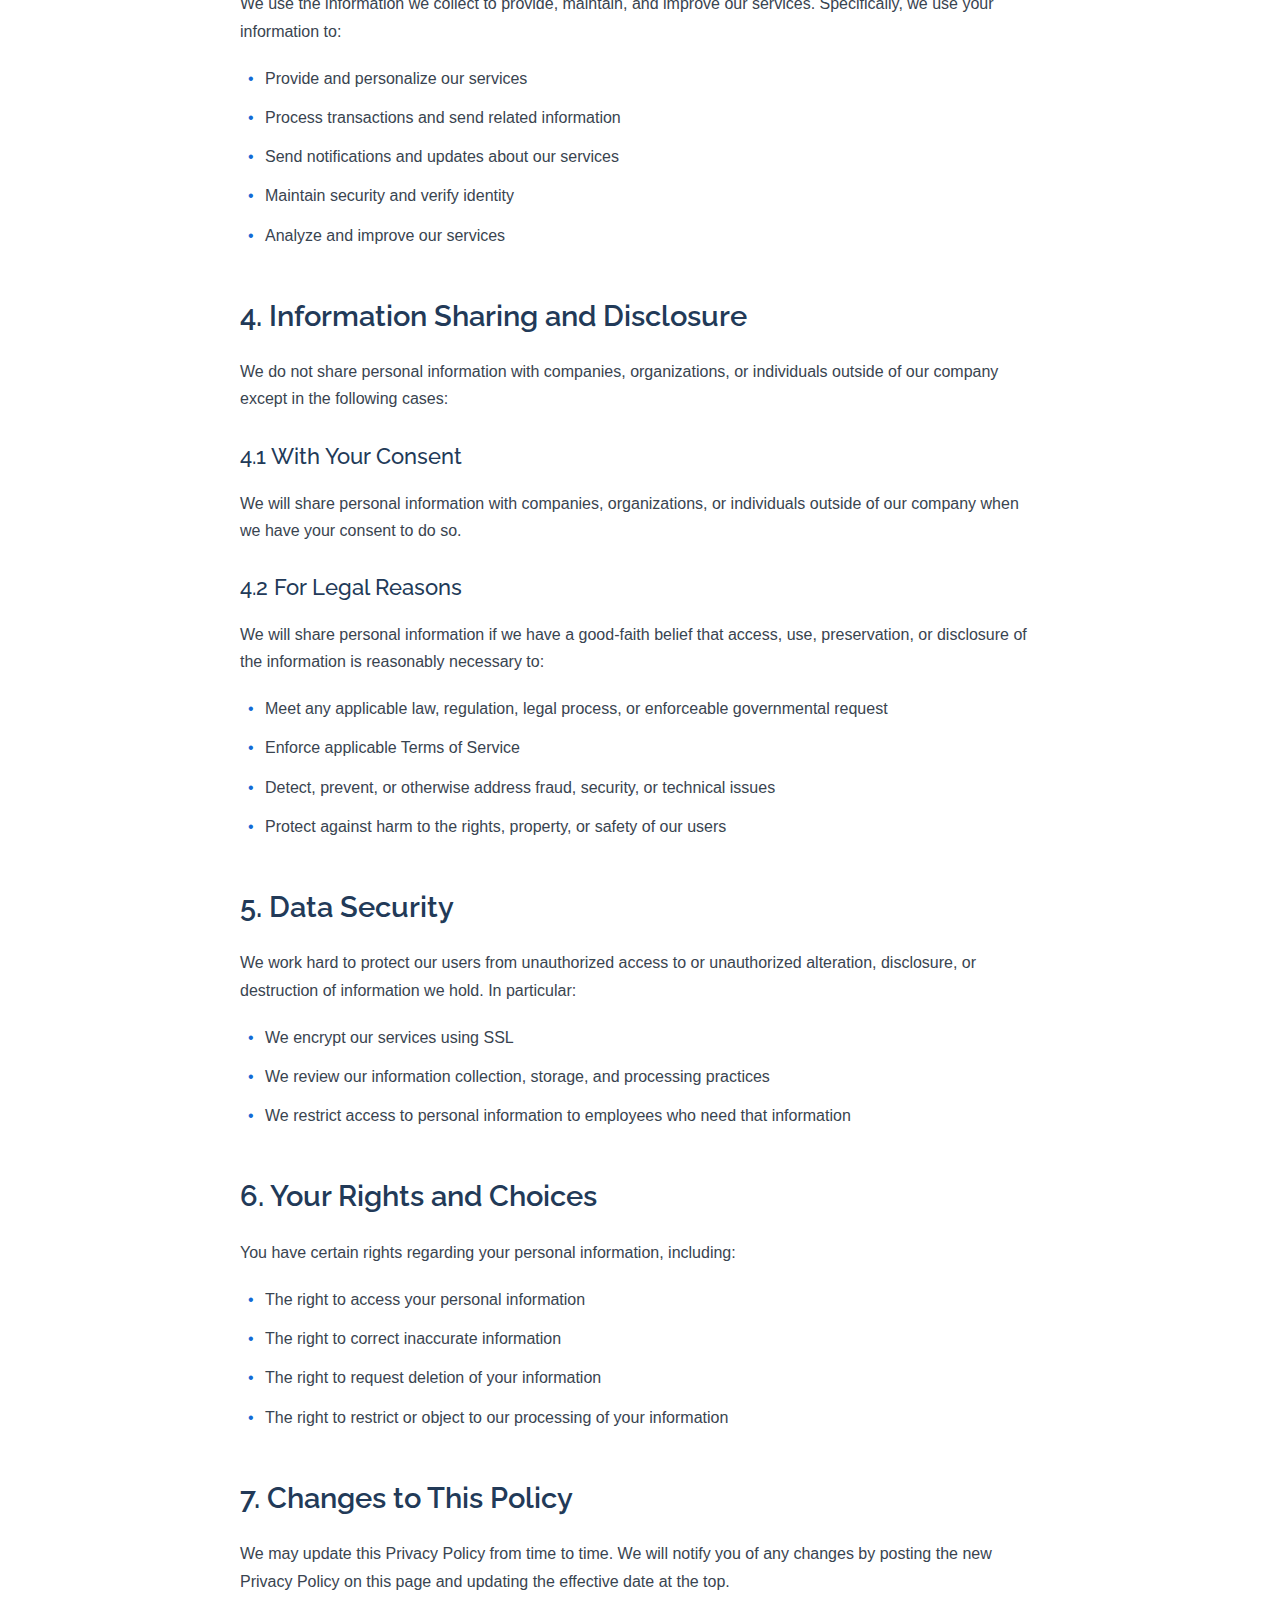
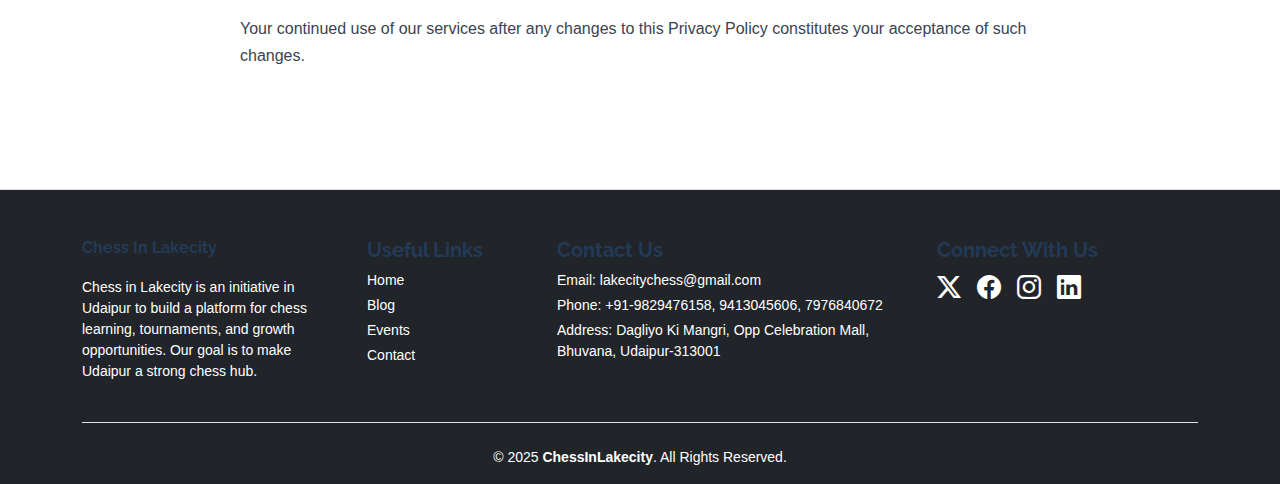
<file: privacy.html>
<!DOCTYPE html>
<html lang="en">

<head>
  <meta charset="utf-8">
  <meta content="width=device-width, initial-scale=1.0" name="viewport">
  <title>Privacy - ChessInLakecity</title>
  <meta name="description" content="">
  <meta name="keywords" content="">

  <!-- Favicons -->
  <link href="assets/img/favicon.ico" rel="icon">
  <link href="assets/img/apple-icon.png" rel="apple-touch-icon">

  <!-- Fonts -->
  <link href="https://fonts.googleapis.com" rel="preconnect">
  <link href="https://fonts.gstatic.com" rel="preconnect" crossorigin>
  <link href="https://fonts.googleapis.com/css2?family=Roboto:ital,wght@0,100;0,300;0,400;0,500;0,700;0,900;1,100;1,300;1,400;1,500;1,700;1,900&family=Raleway:ital,wght@0,100;0,200;0,300;0,400;0,500;0,600;0,700;0,800;0,900;1,100;1,200;1,300;1,400;1,500;1,600;1,700;1,800;1,900&family=Ubuntu:ital,wght@0,300;0,400;0,500;0,700;1,300;1,400;1,500;1,700&display=swap" rel="stylesheet">

  <!-- Vendor CSS Files -->
  <link href="assets/vendor/bootstrap/css/bootstrap.min.css" rel="stylesheet">
  <link href="assets/vendor/bootstrap-icons/bootstrap-icons.css" rel="stylesheet">
  <link href="assets/vendor/aos/aos.css" rel="stylesheet">
  <link href="assets/vendor/swiper/swiper-bundle.min.css" rel="stylesheet">

  <!-- Main CSS File -->
  <link href="assets/css/main.css" rel="stylesheet">

  <!-- =======================================================
  * Template Name: Learner
  * Template URL: https://bootstrapmade.com/learner-bootstrap-course-template/
  * Updated: Jul 08 2025 with Bootstrap v5.3.7
  * Author: BootstrapMade.com
  * License: https://bootstrapmade.com/license/
  ======================================================== -->
</head>

<body class="privacy-page">
  
  <header id="header" class="sticky-top">
<nav class="navbar navbar-expand-lg" style="background-color: #5a3824;">
  <div class="container-fluid container-xl">

    <!-- Logo -->
    <a href="index.html" class="navbar-brand d-flex align-items-center">
      <img src="assets/img/logo-h.png" alt="circle image" style="max-height: 70px; margin-right: 14px;">
      <h1 class="fw-bold mb-0" style="font-size: 2rem; color: #fff;">ChessInLakecity</h1>
    </a>

    <!-- Hamburger -->
    <button class="navbar-toggler text-white border-0" type="button" data-bs-toggle="collapse" data-bs-target="#navbarNav">
      <i class="bi bi-list" style="font-size: 1.8rem;"></i>
    </button>

    <!-- Menu -->
    <div class="collapse navbar-collapse" id="navbarNav">
      <ul class="navbar-nav">
        <li class="nav-item"><a class="nav-link text-white active" href="index.html">Home</a></li>
        <li class="nav-item"><a class="nav-link text-white" href="about.html">About</a></li>
        <li class="nav-item"><a class="nav-link text-white" href="blog.html">Blog</a></li>
        <li class="nav-item"><a class="nav-link text-white" href="news.html">News</a></li>

        <!-- Dropdown -->
        <li class="nav-item dropdown">
          <a class="nav-link dropdown-toggle text-white" href="#" id="morePages" role="button" data-bs-toggle="dropdown" aria-expanded="false">
            More Pages
          </a>
          <ul class="dropdown-menu" style="background-color: #e8d8a8;">
            <li><a class="dropdown-item" href="events.html">Events</a></li>
            <li><a class="dropdown-item" href="Tournamentsdetails.html">Tournament Details</a></li>
            <li><a class="dropdown-item" href="privacy.html">Privacy</a></li>
          </ul>
        </li>

        <li class="nav-item"><a class="nav-link text-white" href="contact.html">Contact</a></li>
      </ul>

      <!-- Enroll Button -->
      <a href="enroll.html" class="btn btn-enroll">Enroll Now</a>
    </div>

  </div>
</nav>
</header>
  
  <main class="main">

    <!-- Page Title -->
    <div class="page-title light-background">
      <div class="container d-lg-flex justify-content-between align-items-center">
        <h1 class="mb-2 mb-lg-0">Privacy</h1>
        <nav class="breadcrumbs">
          <ol>
            <li><a href="index.html">Home</a></li>
            <li class="current">Privacy</li>
          </ol>
        </nav>
      </div>
    </div><!-- End Page Title -->

    <!-- Privacy Section -->
    <section id="privacy" class="privacy section">

      <div class="container" data-aos="fade-up">
        <!-- Header -->
        <div class="privacy-header" data-aos="fade-up">
          <div class="header-content">
            <div class="last-updated">Effective Date: February 27, 2025</div>
            <h1>Privacy Policy</h1>
            <p class="intro-text">This Privacy Policy describes how we collect, use, process, and disclose your information, including personal information, in conjunction with your access to and use of our services.</p>
          </div>
        </div>

        <!-- Main Content -->
        <div class="privacy-content" data-aos="fade-up">
          <!-- Introduction -->
          <div class="content-section">
            <h2>1. Introduction</h2>
            <p>When you use our services, you're trusting us with your information. We understand this is a big responsibility and work hard to protect your information and put you in control.</p>
            <p>This Privacy Policy is meant to help you understand what information we collect, why we collect it, and how you can update, manage, export, and delete your information.</p>
          </div>

          <!-- Information Collection -->
          <div class="content-section">
            <h2>2. Information We Collect</h2>
            <p>We collect information to provide better services to our users. The types of information we collect include:</p>

            <h3>2.1 Information You Provide</h3>
            <p>When you create an account or use our services, you provide us with personal information that includes:</p>
            <ul>
              <li>Your name and contact information</li>
              <li>Account credentials</li>
              <li>Payment information when required</li>
              <li>Communication preferences</li>
            </ul>

            <h3>2.2 Automatic Information</h3>
            <p>We automatically collect and store certain information when you use our services:</p>
            <ul>
              <li>Device information and identifiers</li>
              <li>Log information and usage statistics</li>
              <li>Location information when enabled</li>
              <li>Browser type and settings</li>
            </ul>
          </div>

          <!-- Use of Information -->
          <div class="content-section">
            <h2>3. How We Use Your Information</h2>
            <p>We use the information we collect to provide, maintain, and improve our services. Specifically, we use your information to:</p>
            <ul>
              <li>Provide and personalize our services</li>
              <li>Process transactions and send related information</li>
              <li>Send notifications and updates about our services</li>
              <li>Maintain security and verify identity</li>
              <li>Analyze and improve our services</li>
            </ul>
          </div>

          <!-- Information Sharing -->
          <div class="content-section">
            <h2>4. Information Sharing and Disclosure</h2>
            <p>We do not share personal information with companies, organizations, or individuals outside of our company except in the following cases:</p>

            <h3>4.1 With Your Consent</h3>
            <p>We will share personal information with companies, organizations, or individuals outside of our company when we have your consent to do so.</p>

            <h3>4.2 For Legal Reasons</h3>
            <p>We will share personal information if we have a good-faith belief that access, use, preservation, or disclosure of the information is reasonably necessary to:</p>
            <ul>
              <li>Meet any applicable law, regulation, legal process, or enforceable governmental request</li>
              <li>Enforce applicable Terms of Service</li>
              <li>Detect, prevent, or otherwise address fraud, security, or technical issues</li>
              <li>Protect against harm to the rights, property, or safety of our users</li>
            </ul>
          </div>

          <!-- Data Security -->
          <div class="content-section">
            <h2>5. Data Security</h2>
            <p>We work hard to protect our users from unauthorized access to or unauthorized alteration, disclosure, or destruction of information we hold. In particular:</p>
            <ul>
              <li>We encrypt our services using SSL</li>
              <li>We review our information collection, storage, and processing practices</li>
              <li>We restrict access to personal information to employees who need that information</li>
            </ul>
          </div>

          <!-- Your Rights -->
          <div class="content-section">
            <h2>6. Your Rights and Choices</h2>
            <p>You have certain rights regarding your personal information, including:</p>
            <ul>
              <li>The right to access your personal information</li>
              <li>The right to correct inaccurate information</li>
              <li>The right to request deletion of your information</li>
              <li>The right to restrict or object to our processing of your information</li>
            </ul>
          </div>

          <!-- Policy Updates -->
          <div class="content-section">
            <h2>7. Changes to This Policy</h2>
            <p>We may update this Privacy Policy from time to time. We will notify you of any changes by posting the new Privacy Policy on this page and updating the effective date at the top.</p>
            <p>Your continued use of our services after any changes to this Privacy Policy constitutes your acceptance of such changes.</p>
          </div>
        </div>

    </section><!-- /Privacy Section -->

  </main>
<footer class="footer bg-dark text-white pt-5 pb-3 border-top">
  <div class="container">
    <div class="row text-center text-md-start justify-content-center gy-4">

      <!-- About Section -->
      <div class="col-12 col-md-3">
        <h4 class="fw-bold">Chess In Lakecity</h4>
        <p>
          Chess in Lakecity is an initiative in Udaipur to build a platform for chess learning, tournaments, and growth opportunities. Our goal is to make Udaipur a strong chess hub.
        </p>
      </div>

      <!-- Useful Links -->
      <div class="col-12 col-md-2">
        <h5 class="fw-bold">Useful Links</h5>
        <ul class="list-unstyled">
          <li><a href="index.html" class="text-white text-decoration-none d-block mb-1">Home</a></li>
          <li><a href="blog.html" class="text-white text-decoration-none d-block mb-1">Blog</a></li>
          <li><a href="events.html" class="text-white text-decoration-none d-block mb-1">Events</a></li>
          <li><a href="contact.html" class="text-white text-decoration-none d-block">Contact</a></li>
        </ul>
      </div>

      <!-- Contact Us -->
      <div class="col-12 col-md-4">
        <h5 class="fw-bold">Contact Us</h5>
        <p class="mb-1">Email: lakecitychess@gmail.com</p>
        <p class="mb-1">Phone: +91-9829476158, 9413045606, 7976840672</p>
        <p class="mb-0">Address: Dagliyo Ki Mangri, Opp Celebration Mall, Bhuvana, Udaipur-313001</p>
      </div>

      <!-- Social Icons -->
      <div class="col-12 col-md-3">
        <h5 class="fw-bold text-center text-md-start">Connect With Us</h5>
        <div class="d-flex justify-content-center justify-content-md-start gap-3">
          <a href="#" class="text-white fs-4"><i class="bi bi-twitter-x"></i></a>
          <a href="#" class="text-white fs-4"><i class="bi bi-facebook"></i></a>
          <a href="#" class="text-white fs-4"><i class="bi bi-instagram"></i></a>
          <a href="#" class="text-white fs-4"><i class="bi bi-linkedin"></i></a>
        </div>
      </div>
    </div>

    <div class="text-center pt-4 mt-4 border-top">
      <p class="mb-0">&copy; 2025 <strong>ChessInLakecity</strong>. All Rights Reserved.</p>
    </div>
  </div>
</footer>

 
  <!-- Scroll Top -->
  <a href="#" id="scroll-top" class="scroll-top d-flex align-items-center justify-content-center"><i class="bi bi-arrow-up-short"></i></a>

  <!-- Preloader -->
  <div id="preloader"></div>

  <!-- Vendor JS Files -->
  <script src="assets/vendor/bootstrap/js/bootstrap.bundle.min.js"></script>
  <script src="assets/vendor/php-email-form/validate.js"></script>
  <script src="assets/vendor/aos/aos.js"></script>
  <script src="assets/vendor/purecounter/purecounter_vanilla.js"></script>
  <script src="assets/vendor/swiper/swiper-bundle.min.js"></script>

  <!-- Main JS File -->
  <script src="assets/js/main.js"></script>

  <script>
document.addEventListener('DOMContentLoaded', function() {
  if (window.innerWidth > 992) { // Only apply on desktop
    document.querySelectorAll('.navbar .dropdown').forEach(function(everydropdown){
      everydropdown.addEventListener('mouseover', function(){
        const dropdownMenu = this.querySelector('.dropdown-menu');
        dropdownMenu.classList.add('show');
      });
      everydropdown.addEventListener('mouseleave', function(){
        const dropdownMenu = this.querySelector('.dropdown-menu');
        dropdownMenu.classList.remove('show');
      });
    });
  }
});
</script>
</body>

</html>
</file>
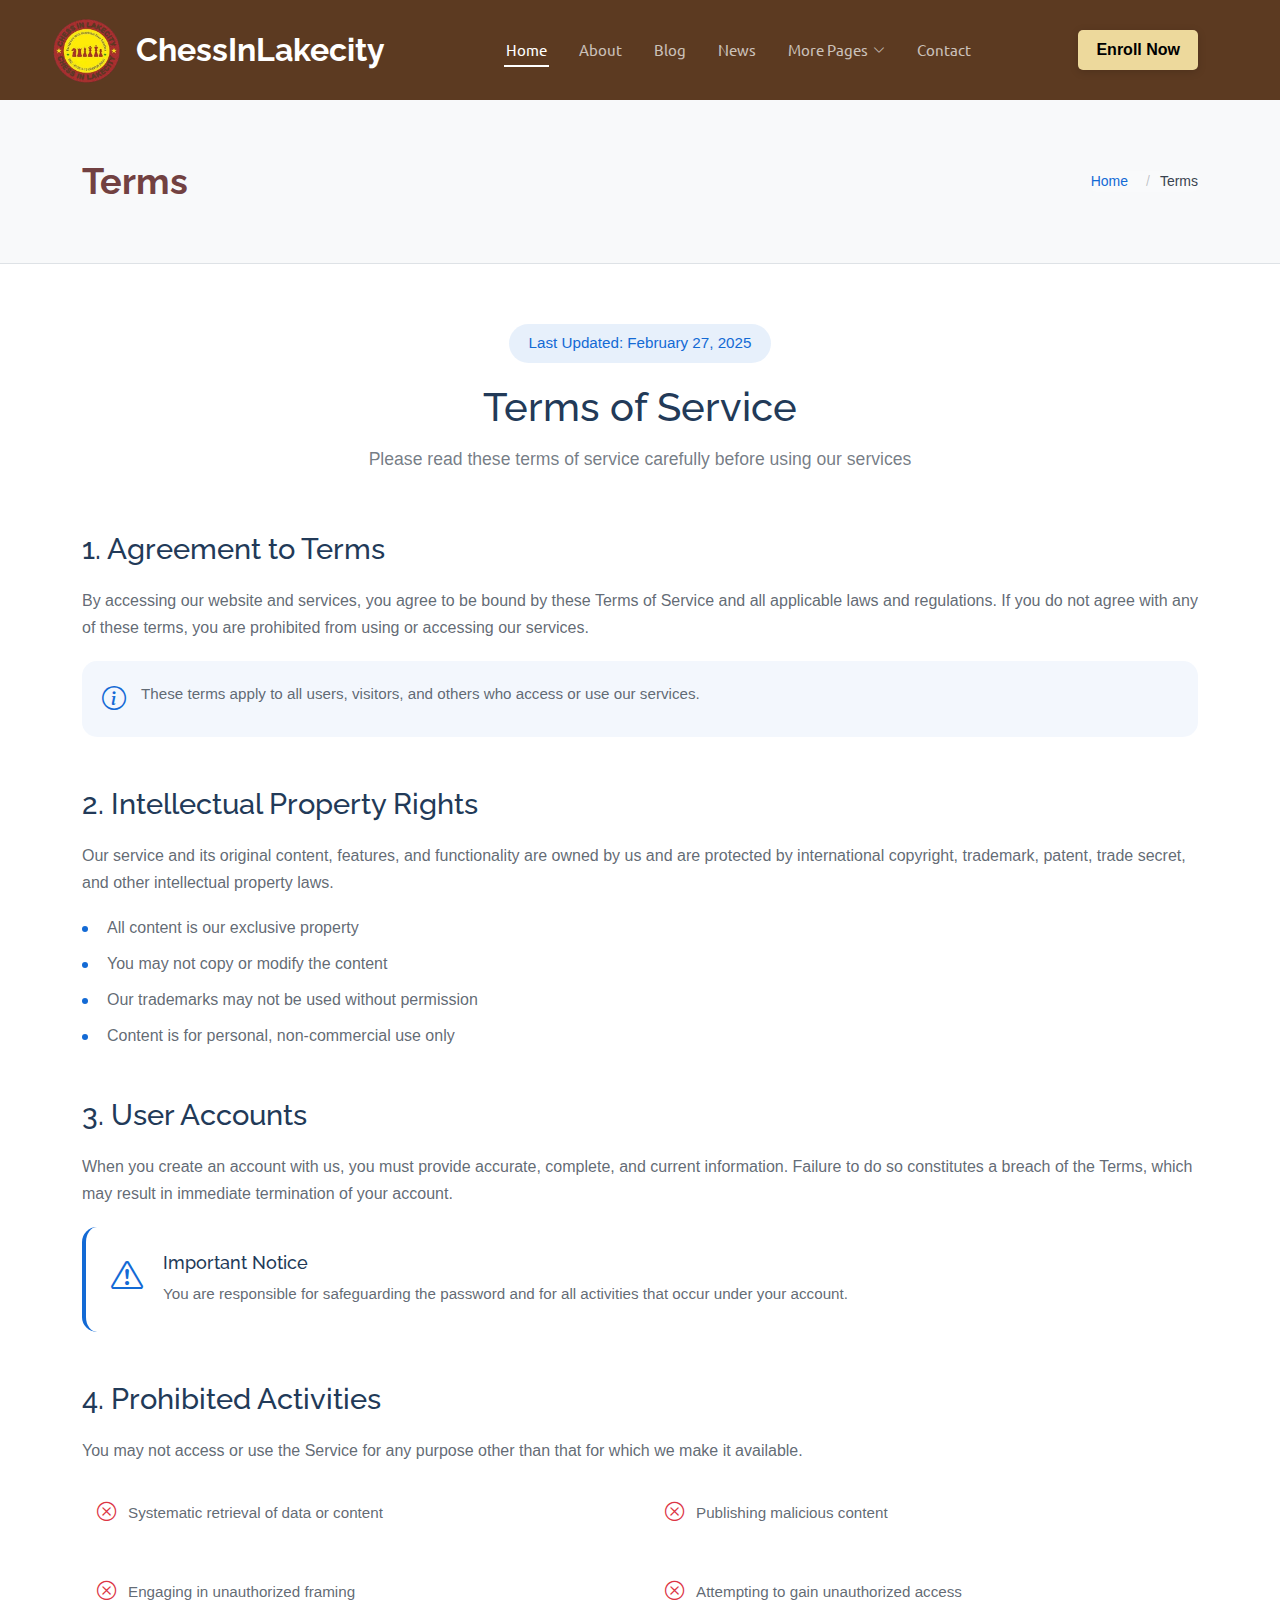
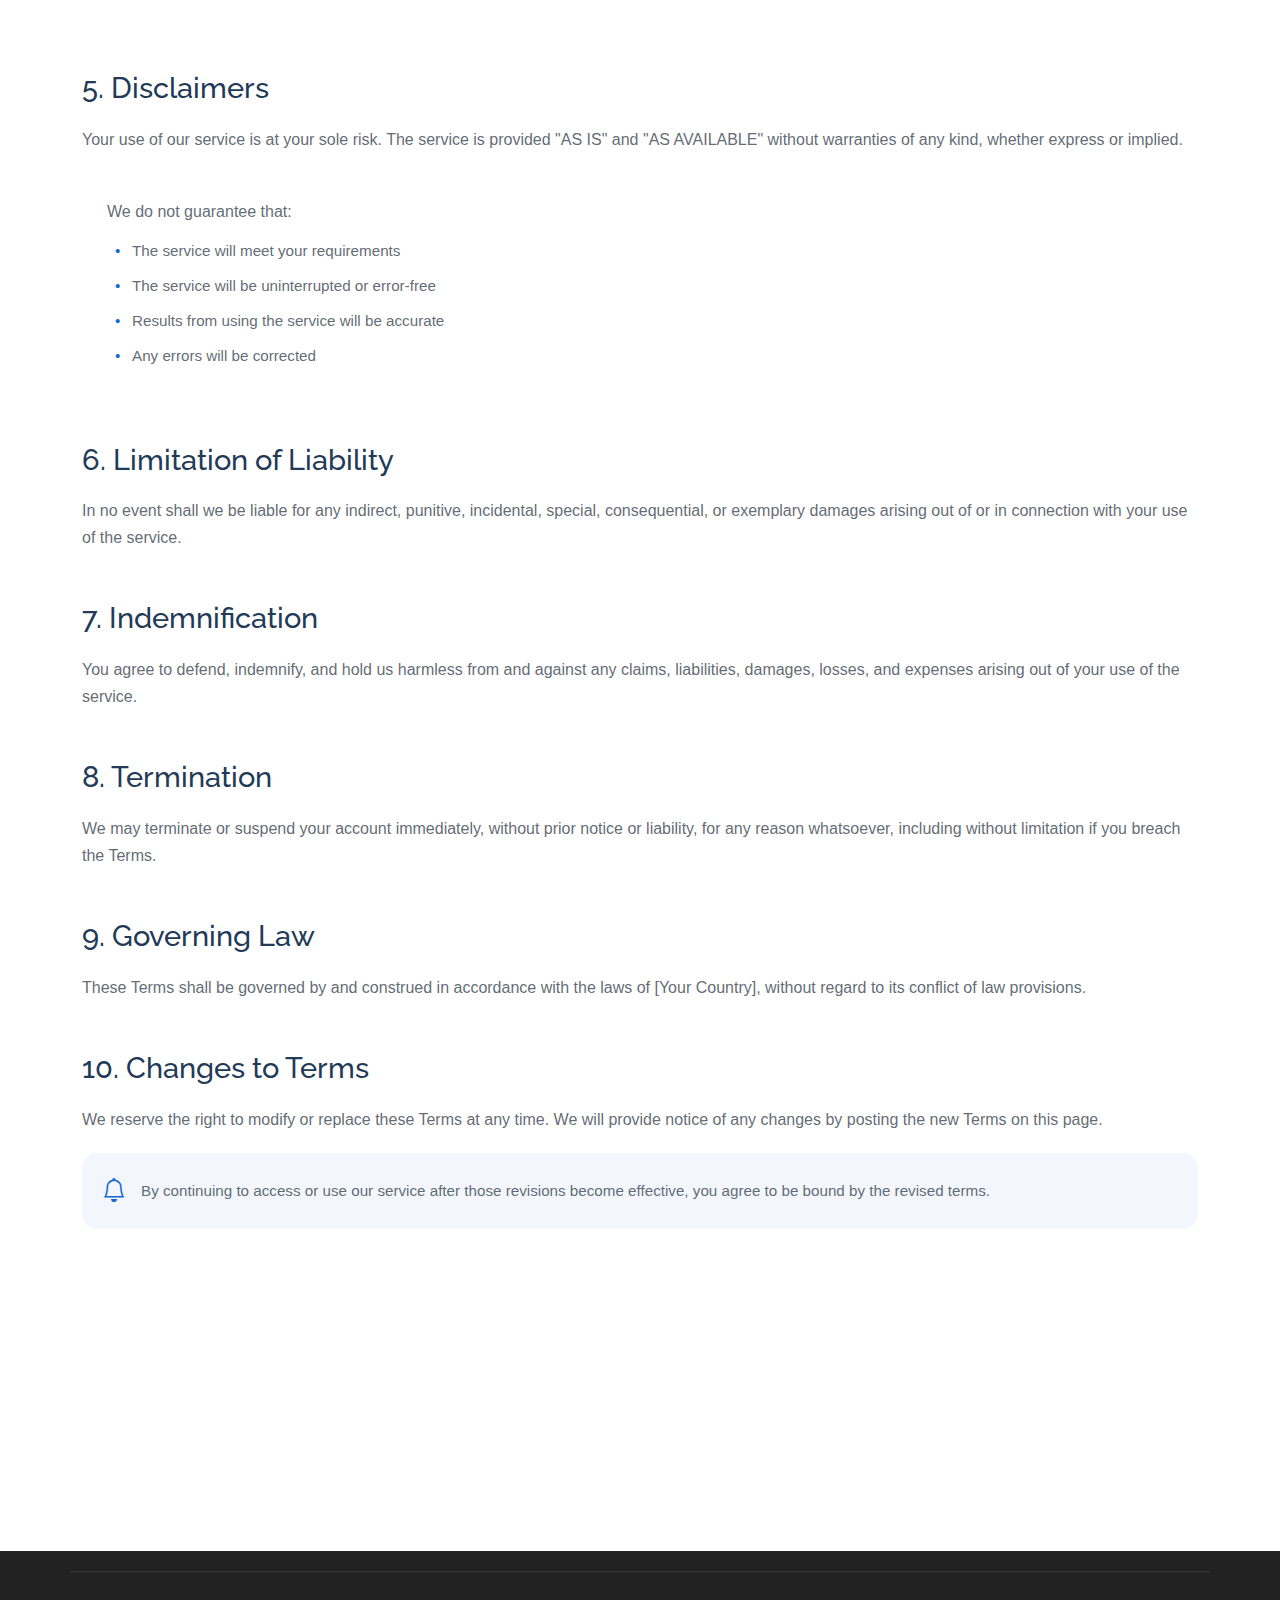
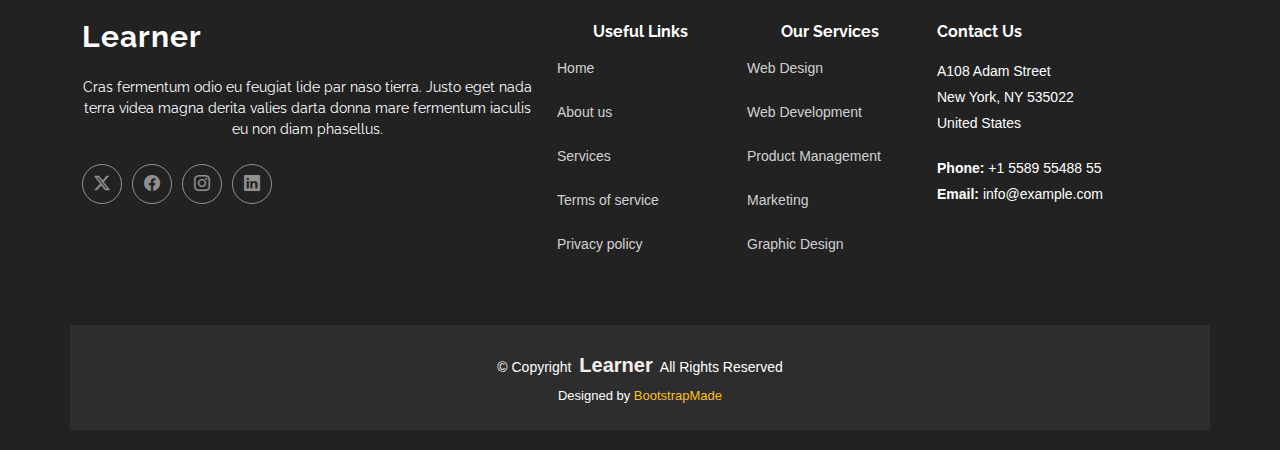
<file: terms.html>
<!DOCTYPE html>
<html lang="en">

<head>
  <meta charset="utf-8">
  <meta content="width=device-width, initial-scale=1.0" name="viewport">
  <title>Terms - Learner Bootstrap Template</title>
  <meta name="description" content="">
  <meta name="keywords" content="">

  <!-- Favicons -->
  <link href="assets/img/favicon.png" rel="icon">
  <link href="assets/img/apple-touch-icon.png" rel="apple-touch-icon">

  <!-- Fonts -->
  <link href="https://fonts.googleapis.com" rel="preconnect">
  <link href="https://fonts.gstatic.com" rel="preconnect" crossorigin>
  <link href="https://fonts.googleapis.com/css2?family=Roboto:ital,wght@0,100;0,300;0,400;0,500;0,700;0,900;1,100;1,300;1,400;1,500;1,700;1,900&family=Raleway:ital,wght@0,100;0,200;0,300;0,400;0,500;0,600;0,700;0,800;0,900;1,100;1,200;1,300;1,400;1,500;1,600;1,700;1,800;1,900&family=Ubuntu:ital,wght@0,300;0,400;0,500;0,700;1,300;1,400;1,500;1,700&display=swap" rel="stylesheet">

  <!-- Vendor CSS Files -->
  <link href="assets/vendor/bootstrap/css/bootstrap.min.css" rel="stylesheet">
  <link href="assets/vendor/bootstrap-icons/bootstrap-icons.css" rel="stylesheet">
  <link href="assets/vendor/aos/aos.css" rel="stylesheet">
  <link href="assets/vendor/swiper/swiper-bundle.min.css" rel="stylesheet">

  <!-- Main CSS File -->
  <link href="assets/css/main.css" rel="stylesheet">

  <!-- =======================================================
  * Template Name: Learner
  * Template URL: https://bootstrapmade.com/learner-bootstrap-course-template/
  * Updated: Jul 08 2025 with Bootstrap v5.3.7
  * Author: BootstrapMade.com
  * License: https://bootstrapmade.com/license/
  ======================================================== -->
</head>

<body class="terms-page">
<div class="page-wrapper">
   <header id="header" class="header d-flex align-items-center sticky-top">
    <div class="container-fluid container-xl position-relative d-flex align-items-center">

    <a href="index.html" class="logo d-flex align-items-center me-auto" style="margin-left: -30px;">
      <img src="assets/img/logo-h.png" alt="circle image" style="max-height: 70px; margin-right: 14px;">
      <h1 class="sitename fw-bold mb-0" style="font-size: 2rem;">ChessInLakecity</h1>
    </a>
           <nav id="navmenu" class="navmenu">
        <ul>
          <li><a href="index.html" class="active">Home</a></li>
          <li><a href="about.html">About</a></li>
          <li><a href="blog.html">Blog</a></li>
          <li><a href="news.html">News</a></li>
          <li class="dropdown">
            <a href="#"><span>More Pages</span> <i class="bi bi-chevron-down toggle-dropdown"></i></a>
            <ul>
              
              <li><a href="events.html">Events</a></li>
              <li><a href="Tournamentsdetails.html">Tournament Details</a></li>
               <li><a href="404.html">404</a></li>
              <li><a href="privacy.html">Privacy</a></li>
            </ul>
          </li>
         
          <li><a href="contact.html">Contact</a></li>
      
      </nav>
      <a href="enroll.html" class="btn-getstarted">Enroll Now</a>
      <i class="mobile-nav-toggle bi bi-list ms-3 d-xl-none"></i>
    </div>
  </header>
  <main class="main">

    <!-- Page Title -->
    <div class="page-title light-background">
      <div class="container d-lg-flex justify-content-between align-items-center">
        <h1 class="mb-2 mb-lg-0">Terms</h1>
        <nav class="breadcrumbs">
          <ol>
            <li><a href="index.html">Home</a></li>
            <li class="current">Terms</li>
          </ol>
        </nav>
      </div>
    </div><!-- End Page Title -->

    <!-- Terms Of Service Section -->
    <section id="terms-of-service" class="terms-of-service section">

      <div class="container" data-aos="fade-up">
        <!-- Page Header -->
        <div class="tos-header text-center" data-aos="fade-up">
          <span class="last-updated">Last Updated: February 27, 2025</span>
          <h2>Terms of Service</h2>
          <p>Please read these terms of service carefully before using our services</p>
        </div>

        <!-- Content -->
        <div class="tos-content" data-aos="fade-up" data-aos-delay="200">
          <!-- Agreement Section -->
          <div id="agreement" class="content-section">
            <h3>1. Agreement to Terms</h3>
            <p>By accessing our website and services, you agree to be bound by these Terms of Service and all applicable laws and regulations. If you do not agree with any of these terms, you are prohibited from using or accessing our services.</p>
            <div class="info-box">
              <i class="bi bi-info-circle"></i>
              <p>These terms apply to all users, visitors, and others who access or use our services.</p>
            </div>
          </div>

          <!-- Intellectual Property -->
          <div id="intellectual-property" class="content-section">
            <h3>2. Intellectual Property Rights</h3>
            <p>Our service and its original content, features, and functionality are owned by us and are protected by international copyright, trademark, patent, trade secret, and other intellectual property laws.</p>
            <ul class="list-items">
              <li>All content is our exclusive property</li>
              <li>You may not copy or modify the content</li>
              <li>Our trademarks may not be used without permission</li>
              <li>Content is for personal, non-commercial use only</li>
            </ul>
          </div>

          <!-- User Accounts -->
          <div id="user-accounts" class="content-section">
            <h3>3. User Accounts</h3>
            <p>When you create an account with us, you must provide accurate, complete, and current information. Failure to do so constitutes a breach of the Terms, which may result in immediate termination of your account.</p>
            <div class="alert-box">
              <i class="bi bi-exclamation-triangle"></i>
              <div class="alert-content">
                <h5>Important Notice</h5>
                <p>You are responsible for safeguarding the password and for all activities that occur under your account.</p>
              </div>
            </div>
          </div>

          <!-- Prohibited Activities -->
          <div id="prohibited" class="content-section">
            <h3>4. Prohibited Activities</h3>
            <p>You may not access or use the Service for any purpose other than that for which we make it available.</p>
            <div class="prohibited-list">
              <div class="prohibited-item">
                <i class="bi bi-x-circle"></i>
                <span>Systematic retrieval of data or content</span>
              </div>
              <div class="prohibited-item">
                <i class="bi bi-x-circle"></i>
                <span>Publishing malicious content</span>
              </div>
              <div class="prohibited-item">
                <i class="bi bi-x-circle"></i>
                <span>Engaging in unauthorized framing</span>
              </div>
              <div class="prohibited-item">
                <i class="bi bi-x-circle"></i>
                <span>Attempting to gain unauthorized access</span>
              </div>
            </div>
          </div>

          <!-- Disclaimers -->
          <div id="disclaimer" class="content-section">
            <h3>5. Disclaimers</h3>
            <p>Your use of our service is at your sole risk. The service is provided "AS IS" and "AS AVAILABLE" without warranties of any kind, whether express or implied.</p>
            <div class="disclaimer-box">
              <p>We do not guarantee that:</p>
              <ul>
                <li>The service will meet your requirements</li>
                <li>The service will be uninterrupted or error-free</li>
                <li>Results from using the service will be accurate</li>
                <li>Any errors will be corrected</li>
              </ul>
            </div>
          </div>

          <!-- Limitation of Liability -->
          <div id="limitation" class="content-section">
            <h3>6. Limitation of Liability</h3>
            <p>In no event shall we be liable for any indirect, punitive, incidental, special, consequential, or exemplary damages arising out of or in connection with your use of the service.</p>
          </div>

          <!-- Indemnification -->
          <div id="indemnification" class="content-section">
            <h3>7. Indemnification</h3>
            <p>You agree to defend, indemnify, and hold us harmless from and against any claims, liabilities, damages, losses, and expenses arising out of your use of the service.</p>
          </div>

          <!-- Termination -->
          <div id="termination" class="content-section">
            <h3>8. Termination</h3>
            <p>We may terminate or suspend your account immediately, without prior notice or liability, for any reason whatsoever, including without limitation if you breach the Terms.</p>
          </div>

          <!-- Governing Law -->
          <div id="governing-law" class="content-section">
            <h3>9. Governing Law</h3>
            <p>These Terms shall be governed by and construed in accordance with the laws of [Your Country], without regard to its conflict of law provisions.</p>
          </div>

          <!-- Changes -->
          <div id="changes" class="content-section">
            <h3>10. Changes to Terms</h3>
            <p>We reserve the right to modify or replace these Terms at any time. We will provide notice of any changes by posting the new Terms on this page.</p>
            <div class="notice-box">
              <i class="bi bi-bell"></i>
              <p>By continuing to access or use our service after those revisions become effective, you agree to be bound by the revised terms.</p>
            </div>
          </div>
        </div>

        <!-- Contact Section -->
        <div class="tos-contact" data-aos="fade-up" data-aos-delay="300">
          <div class="contact-box">
            <div class="contact-icon">
              <i class="bi bi-envelope"></i>
            </div>
            <div class="contact-content">
              <h4>Questions About Terms?</h4>
              <p>If you have any questions about these Terms, please contact us.</p>
              <a href="#" class="contact-link">Contact Support</a>
            </div>
          </div>
        </div>
      </div>

    </section><!-- /Terms Of Service Section -->

  </main>

  <footer id="footer" class="footer accent-background">

    <div class="container footer-top">
      <div class="row gy-4">
        <div class="col-lg-5 col-md-12 footer-about">
          <a href="index.html" class="logo d-flex align-items-center">
            <span class="sitename">Learner</span>
          </a>
          <p>Cras fermentum odio eu feugiat lide par naso tierra. Justo eget nada terra videa magna derita valies darta donna mare fermentum iaculis eu non diam phasellus.</p>
          <div class="social-links d-flex mt-4">
            <a href=""><i class="bi bi-twitter-x"></i></a>
            <a href=""><i class="bi bi-facebook"></i></a>
            <a href=""><i class="bi bi-instagram"></i></a>
            <a href=""><i class="bi bi-linkedin"></i></a>
          </div>
        </div>

        <div class="col-lg-2 col-6 footer-links">
          <h4>Useful Links</h4>
          <ul>
            <li><a href="#">Home</a></li>
            <li><a href="#">About us</a></li>
            <li><a href="#">Services</a></li>
            <li><a href="#">Terms of service</a></li>
            <li><a href="#">Privacy policy</a></li>
          </ul>
        </div>

        <div class="col-lg-2 col-6 footer-links">
          <h4>Our Services</h4>
          <ul>
            <li><a href="#">Web Design</a></li>
            <li><a href="#">Web Development</a></li>
            <li><a href="#">Product Management</a></li>
            <li><a href="#">Marketing</a></li>
            <li><a href="#">Graphic Design</a></li>
          </ul>
        </div>

        <div class="col-lg-3 col-md-12 footer-contact text-center text-md-start">
          <h4>Contact Us</h4>
          <p>A108 Adam Street</p>
          <p>New York, NY 535022</p>
          <p>United States</p>
          <p class="mt-4"><strong>Phone:</strong> <span>+1 5589 55488 55</span></p>
          <p><strong>Email:</strong> <span>info@example.com</span></p>
        </div>

      </div>
    </div>

    <div class="container copyright text-center mt-4">
      <p>© <span>Copyright</span> <strong class="px-1 sitename">Learner</strong> <span>All Rights Reserved</span></p>
      <div class="credits">
        <!-- All the links in the footer should remain intact. -->
        <!-- You can delete the links only if you've purchased the pro version. -->
        <!-- Licensing information: https://bootstrapmade.com/license/ -->
        <!-- Purchase the pro version with working PHP/AJAX contact form: [buy-url] -->
        Designed by <a href="https://bootstrapmade.com/">BootstrapMade</a>
      </div>
    </div>

  </footer>

  <!-- Scroll Top -->
  <a href="#" id="scroll-top" class="scroll-top d-flex align-items-center justify-content-center"><i class="bi bi-arrow-up-short"></i></a>

  <!-- Preloader -->
  <div id="preloader"></div>

  <!-- Vendor JS Files -->
  <script src="assets/vendor/bootstrap/js/bootstrap.bundle.min.js"></script>
  <script src="assets/vendor/php-email-form/validate.js"></script>
  <script src="assets/vendor/aos/aos.js"></script>
  <script src="assets/vendor/purecounter/purecounter_vanilla.js"></script>
  <script src="assets/vendor/swiper/swiper-bundle.min.js"></script>

  <!-- Main JS File -->
  <script src="assets/js/main.js"></script>

</body>

</html>
</file>
<file: assets/css/main.css>
/**
* Template Name: Learner
* Template URL: https://bootstrapmade.com/learner-bootstrap-course-template/
* Updated: Jul 08 2025 with Bootstrap v5.3.7
* Author: BootstrapMade.com
* License: https://bootstrapmade.com/license/
*/

@charset "UTF-8";

/*--------------------------------------------------------------
# Font & Color Variables
# Help: https://bootstrapmade.com/color-system/
--------------------------------------------------------------*/
/* Fonts */
:root {
  --default-font: "Roboto",  system-ui, -apple-system, "Segoe UI", Roboto, "Helvetica Neue", Arial, "Noto Sans", "Liberation Sans", sans-serif, "Apple Color Emoji", "Segoe UI Emoji", "Segoe UI Symbol", "Noto Color Emoji";
  --heading-font: "Raleway",  sans-serif;
  --nav-font: "Ubuntu",  sans-serif;
}

/* Global Colors - The following color variables are used throughout the website. Updating them here will change the color scheme of the entire website */
:root { 
  --background-color: #ffffff; /* Background color for the entire website, including individual sections */
  --default-color: #394450; /* Default color used for the majority of the text content across the entire website */
  --heading-color: #223a58; /* Color for headings, subheadings and title throughout the website */
  --accent-color: #136ad5; /* Accent color that represents your brand on the website. It's used for buttons, links, and other elements that need to stand out */
  --surface-color: #ffffff; /* The surface color is used as a background of boxed elements within sections, such as cards, icon boxes, or other elements that require a visual separation from the global background. */
  --contrast-color: #ffffff; /* Contrast color for text, ensuring readability against backgrounds of accent, heading, or default colors. */
}

/* Nav Menu Colors - The following color variables are used specifically for the navigation menu. They are separate from the global colors to allow for more customization options */
:root {
  --nav-color: rgba(255, 255, 255, 0.7);  /* The default color of the main navmenu links */
  --nav-hover-color: #ffffff; /* Applied to main navmenu links when they are hovered over or active */
  --nav-mobile-background-color: #ffffff; /* Used as the background color for mobile navigation menu */
  --nav-dropdown-background-color: #ffffff; /* Used as the background color for dropdown items that appear when hovering over primary navigation items */
  --nav-dropdown-color: #394450; /* Used for navigation links of the dropdown items in the navigation menu. */
  --nav-dropdown-hover-color: #136ad5; /* Similar to --nav-hover-color, this color is applied to dropdown navigation links when they are hovered over. */
}

/* Color Presets - These classes override global colors when applied to any section or element, providing reuse of the sam color scheme. */

.light-background {
  --background-color: #f5faff;
  --surface-color: #ffffff;
}

.dark-background {
  --background-color: #060606;
  --default-color: #ffffff;
  --heading-color: #ffffff;
  --surface-color: #252525;
  --contrast-color: #ffffff;
}

.accent-background {
  --background-color: #5C3A21;
  --default-color: #ffffff;
  --heading-color: #ffffff;
  --accent-color: #acd0fc;
  --surface-color: #4188de;
  --contrast-color: #ffffff;

}

/* Smooth scroll */
:root {
  scroll-behavior: smooth;
}

/*--------------------------------------------------------------
# General Styling & Shared Classes
--------------------------------------------------------------*/
body {
  color: var(--default-color);
  background-color: var(--background-color);
  font-family: var(--default-font);
}

a {
  color: var(--accent-color);
  text-decoration: none;
  transition: 0.3s;
}

a:hover {
  color: color-mix(in srgb, var(--accent-color), transparent 25%);
  text-decoration: none;
}

h1,
h2,
h3,
h4,
h5,
h6 {
  color: var(--heading-color);
  font-family: var(--heading-font);
}

/* PHP Email Form Messages
------------------------------*/
.php-email-form .error-message {
  display: none;
  background: #df1529;
  color: #ffffff;
  text-align: left;
  padding: 15px;
  margin-bottom: 24px;
  font-weight: 600;
}

.php-email-form .sent-message {
  display: none;
  color: #ffffff;
  background: #059652;
  text-align: center;
  padding: 15px;
  margin-bottom: 24px;
  font-weight: 600;
}

.php-email-form .loading {
  display: none;
  background: var(--surface-color);
  text-align: center;
  padding: 15px;
  margin-bottom: 24px;
}

.php-email-form .loading:before {
  content: "";
  display: inline-block;
  border-radius: 50%;
  width: 24px;
  height: 24px;
  margin: 0 10px -6px 0;
  border: 3px solid var(--accent-color);
  border-top-color: var(--surface-color);
  animation: php-email-form-loading 1s linear infinite;
}

@keyframes php-email-form-loading {
  0% {
    transform: rotate(0deg);
  }

  100% {
    transform: rotate(360deg);
  }
}

/*--------------------------------------------------------------
# Global Header
--------------------------------------------------------------*/
.header {
  background-color: #5C3A21;
  --default-color: #ffffff;
  --heading-color: #ffffff;
  --accent-color: #e49e2e;
  color: var(--default-color);
  padding: 15px 0;
  transition: all 0.5s;
  z-index: 997;
}
.circle-bg-img{
  width: 85px;
  height: 85px;
  border-radius: 50%;
  object-fit: cover;
  margin-left: 0px;
  margin-right: 20px;
}
/* Keep logo and brand close together */
  .navbar-brand {
    margin-right: 40px;
  }

  /* Even spacing between menu items */
  .navbar-nav .nav-item {
    margin: 0 15px;
  }

  /* Push menu towards center */
  .navbar-nav {
    flex: 1;
    justify-content: center;
  }
.header .logo {
  line-height: 1;
}

.header .logo img {
  max-height: 36px;
  margin-right: 8px;
}

.header .logo h1 {
  font-size: 24px;
  margin: 0;
  font-weight: 700;
  color: var(--heading-color);
}
.btn-getstarted {
  background-color: #fefae0; /* cream color */
  color: #b55740e0; /* black text */
  padding: 10px 24px;
  font-size: 16px;
  font-weight: 600;
  border: none;
  border-radius: 50px;
  text-decoration: none;
  display: inline-block;
  transition: all 0.3s ease-in-out;
  box-shadow: 0 2px 8px rgba(0,0,0,0.15);
}

.btn-getstarted:hover {
  background-color: #e9edc9; /* slightly darker cream */
  color: #e4c6a1e2;
  transform: translateY(-2px);
}

.btn-getstarted {
  margin-left: auto; 
}
.header .btn-getstarted:hover,
.header .btn-getstarted:focus:hover {
  color: var(--contrast-color);
  background: color-mix(in srgb, var(--contrast-color), transparent 90%);
}

@media (max-width: 1200px) {
  .header .logo {
    order: 1;
  }

  .header .btn-getstarted {
    order: 2;
    margin: 0 15px 0 0;
    padding: 6px 15px;
  }

  .header .navmenu {
    order: 3;
  }
}

.scrolled .header {
  box-shadow: 0px 0 18px rgba(0, 0, 0, 0.1);
}

/*--------------------------------------------------------------
# Navigation Menu
--------------------------------------------------------------*/
/* Desktop Navigation */
@media (min-width: 1200px) {
  .navmenu {
    padding: 0;
  }

  .navmenu ul {
    margin: 0;
    padding: 0;
    display: flex;
    list-style: none;
    align-items: center;
  }

  .navmenu li {
    position: relative;
  }

  .navmenu>ul>li {
    white-space: nowrap;
    padding: 15px 14px;
  }

  .navmenu>ul>li:last-child {
    padding-right: 0;
  }

  .navmenu a,
  .navmenu a:focus {
    color: var(--nav-color);
    font-size: 15px;
    padding: 0 2px;
    font-family: var(--nav-font);
    font-weight: 400;
    display: flex;
    align-items: center;
    justify-content: space-between;
    white-space: nowrap;
    transition: 0.3s;
    position: relative;
  }

  .navmenu a i,
  .navmenu a:focus i {
    font-size: 12px;
    line-height: 0;
    margin-left: 5px;
    transition: 0.3s;
  }
  /* Keep logo and brand close together */
  .navbar-brand {
    margin-right: 40px;
  }

  /* Even spacing between menu items */
  .navbar-nav .nav-item {
    margin: 0 15px;
  }

  /* Push menu towards center */
  .navbar-nav {
    flex: 1;
    justify-content: center;
  }


  .navmenu>ul>li>a:before {
    content: "";
    position: absolute;
    height: 2px;
    bottom: -6px;
    left: 0;
    background-color: var(--nav-hover-color);
    visibility: hidden;
    width: 0px;
    transition: all 0.3s ease-in-out 0s;
  }

  .navmenu a:hover:before,
  .navmenu li:hover>a:before,
  .navmenu .active:before {
    visibility: visible;
    width: 100%;
  }

  .navmenu li:hover>a,
  .navmenu .active,
  .navmenu .active:focus {
    color: var(--nav-hover-color);
  }

  .navmenu .dropdown ul {
    margin: 0;
    padding: 10px 0;
    background: var(--nav-dropdown-background-color);
    display: block;
    position: absolute;
    visibility: hidden;
    left: 14px;
    top: 130%;
    opacity: 0;
    transition: 0.3s;
    border-radius: 4px;
    z-index: 99;
    box-shadow: 0px 0px 30px rgba(0, 0, 0, 0.1);
  }

  .navmenu .dropdown ul li {
    min-width: 200px;
  }

  .navmenu .dropdown ul a {
    padding: 10px 20px;
    font-size: 15px;
    text-transform: none;
    color: var(--nav-dropdown-color);
  }

  .navmenu .dropdown ul a i {
    font-size: 12px;
  }

  .navmenu .dropdown ul a:hover,
  .navmenu .dropdown ul .active:hover,
  .navmenu .dropdown ul .active,
  .navmenu .dropdown ul li:hover>a {
    color: var(--nav-dropdown-hover-color);
  }

  .navmenu .dropdown:hover>ul {
    opacity: 1;
    top: 100%;
    visibility: visible;
  }

  .navmenu .dropdown .dropdown ul {
    top: 0;
    left: -90%;
    visibility: hidden;
  }

  .navmenu .dropdown .dropdown:hover>ul {
    opacity: 1;
    top: 0;
    left: -100%;
    visibility: visible;
  }
}

/* Mobile Navigation */
@media (max-width: 1199px) {
  .mobile-nav-toggle {
    color: var(--nav-color);
    font-size: 28px;
    line-height: 0;
    margin-right: 10px;
    cursor: pointer;
    transition: color 0.3s;
  }

  .navmenu {
    padding: 0;
    z-index: 9997;
  }

  .navmenu ul {
    display: none;
    list-style: none;
    position: absolute;
    inset: 60px 20px 20px 20px;
    padding: 10px 0;
    margin: 0;
    border-radius: 6px;
    background-color: var(--nav-mobile-background-color);
    border: 1px solid color-mix(in srgb, var(--default-color), transparent 90%);
    box-shadow: none;
    overflow-y: auto;
    transition: 0.3s;
    z-index: 9998;
  }

  .navmenu a,
  .navmenu a:focus {
    color: var(--nav-dropdown-color);
    padding: 10px 20px;
    font-family: var(--nav-font);
    font-size: 17px;
    font-weight: 500;
    display: flex;
    align-items: center;
    justify-content: space-between;
    white-space: nowrap;
    transition: 0.3s;
  }

  .navmenu a i,
  .navmenu a:focus i {
    font-size: 12px;
    line-height: 0;
    margin-left: 5px;
    width: 30px;
    height: 30px;
    display: flex;
    align-items: center;
    justify-content: center;
    border-radius: 50%;
    transition: 0.3s;
    background-color: color-mix(in srgb, var(--accent-color), transparent 90%);
  }

  .navmenu a i:hover,
  .navmenu a:focus i:hover {
    background-color: var(--accent-color);
    color: var(--contrast-color);
  }

  .navmenu a:hover,
  .navmenu .active,
  .navmenu .active:focus {
    color: var(--nav-dropdown-hover-color);
  }

  .navmenu .active i,
  .navmenu .active:focus i {
    background-color: var(--accent-color);
    color: var(--contrast-color);
    transform: rotate(180deg);
  }

  .navmenu .dropdown ul {
    position: static;
    display: none;
    z-index: 99;
    padding: 10px 0;
    margin: 10px 20px;
    background-color: var(--nav-dropdown-background-color);
    transition: all 0.5s ease-in-out;
  }

  .navmenu .dropdown ul ul {
    background-color: rgba(33, 37, 41, 0.1);
  }

  .navmenu .dropdown>.dropdown-active {
    display: block;
    background-color: rgba(33, 37, 41, 0.03);
  }

  .mobile-nav-active {
    overflow: hidden;
  }

  .mobile-nav-active .mobile-nav-toggle {
    color: #fff;
    position: absolute;
    font-size: 32px;
    top: 15px;
    right: 15px;
    margin-right: 0;
    z-index: 9999;
  }

  .mobile-nav-active .navmenu {
    position: fixed;
    overflow: hidden;
    inset: 0;
    background: rgba(33, 37, 41, 0.8);
    transition: 0.3s;
  }

  .mobile-nav-active .navmenu>ul {
    display: block;
  }
}

/*--------------------------------------------------------------
# Global Footer
--------------------------------------------------------------*/
.footer {
  color: var(--default-color);
  background-color: var(--background-color);
  font-size: 14px;
  padding-bottom: 50px;
  position: relative;
}

.footer .footer-top {
  padding-top: 50px;
  border-top: 1px solid color-mix(in srgb, var(--default-color), transparent 90%);
}

.footer .footer-about .logo {
  line-height: 1;
  margin-bottom: 25px;
}

.footer .footer-about .logo img {
  max-height: 40px;
  margin-right: 6px;
}

.footer .footer-about .logo span {
  color: var(--heading-color);
  font-size: 30px;
  font-weight: 700;
  letter-spacing: 1px;
  font-family: var(--heading-font);
}

.footer .footer-about p {
  font-size: 14px;
  font-family: var(--heading-font);
}

.footer .social-links a {
  display: flex;
  align-items: center;
  justify-content: center;
  width: 40px;
  height: 40px;
  border-radius: 50%;
  border: 1px solid color-mix(in srgb, var(--default-color), transparent 50%);
  font-size: 16px;
  color: color-mix(in srgb, var(--default-color), transparent 50%);
  margin-right: 10px;
  transition: 0.3s;
}

.footer .social-links a:hover {
  color: var(--accent-color);
  border-color: var(--accent-color);
}

.footer h4 {
  font-size: 16px;
  font-weight: bold;
  position: relative;
  padding-bottom: 12px;
}

.footer .footer-links {
  margin-bottom: 30px;
}

.footer .footer-links ul {
  list-style: none;
  padding: 0;
  margin: 0;
}

.footer .footer-links ul i {
  padding-right: 2px;
  font-size: 12px;
  line-height: 0;
}

.footer .footer-links ul li {
  padding: 10px 0;
  display: flex;
  align-items: center;
}

.footer .footer-links ul li:first-child {
  padding-top: 0;
}

.footer .footer-links ul a {
  color: color-mix(in srgb, var(--default-color), transparent 20%);
  display: inline-block;
  line-height: 1;
}

.footer .footer-links ul a:hover {
  color: var(--accent-color);
}

.footer .footer-contact p {
  margin-bottom: 5px;
}

.footer .copyright {
  padding-top: 25px;
  padding-bottom: 25px;
  background-color: color-mix(in srgb, var(--default-color), transparent 95%);
}

.footer .copyright p {
  margin-bottom: 0;
}

.footer .credits {
  margin-top: 6px;
  font-size: 13px;
}

/*--------------------------------------------------------------
# Preloader
--------------------------------------------------------------*/
#preloader {
  position: fixed;
  inset: 0;
  z-index: 999999;
  overflow: hidden;
  background: var(--background-color);
  transition: all 0.6s ease-out;
}

#preloader:before {
  content: "";
  position: fixed;
  top: calc(50% - 30px);
  left: calc(50% - 30px);
  border: 6px solid #ffffff;
  border-color: var(--accent-color) transparent var(--accent-color) transparent;
  border-radius: 50%;
  width: 60px;
  height: 60px;
  animation: animate-preloader 1.5s linear infinite;
}

@keyframes animate-preloader {
  0% {
    transform: rotate(0deg);
  }

  100% {
    transform: rotate(360deg);
  }
}

/*--------------------------------------------------------------
# Scroll Top Button
--------------------------------------------------------------*/
.scroll-top {
  position: fixed;
  visibility: hidden;
  opacity: 0;
  right: 15px;
  bottom: 15px;
  z-index: 99999;
  background-color: var(--accent-color);
  width: 40px;
  height: 40px;
  border-radius: 4px;
  transition: all 0.4s;
}

.scroll-top i {
  font-size: 24px;
  color: var(--contrast-color);
  line-height: 0;
}

.scroll-top:hover {
  background-color: color-mix(in srgb, var(--accent-color), transparent 20%);
  color: var(--contrast-color);
}

.scroll-top.active {
  visibility: visible;
  opacity: 1;
}

/*--------------------------------------------------------------
# Disable aos animation delay on mobile devices
--------------------------------------------------------------*/
@media screen and (max-width: 768px) {
  [data-aos-delay] {
    transition-delay: 0 !important;
  }
}

/*--------------------------------------------------------------
# Global Page Titles & Breadcrumbs
--------------------------------------------------------------*/
.page-title {
  color: var(--default-color);
  background-color: var(--background-color);
  padding: 25px 0;
  position: relative;
}

.page-title h1 {
  font-size: 24px;
  font-weight: 700;
}

.page-title .breadcrumbs ol {
  display: flex;
  flex-wrap: wrap;
  list-style: none;
  padding: 0;
  margin: 0;
  font-size: 14px;
  font-weight: 400;
}

.page-title .breadcrumbs ol li+li {
  padding-left: 10px;
}

.page-title .breadcrumbs ol li+li::before {
  content: "/";
  display: inline-block;
  padding-right: 10px;
  color: color-mix(in srgb, var(--default-color), transparent 70%);
}

/*--------------------------------------------------------------
# Global Sections
--------------------------------------------------------------*/
section,
.section {
  color: var(--default-color);
  background-color: var(--background-color);
  padding: 60px 0;
  scroll-margin-top: 90px;
  overflow: clip;
}

@media (max-width: 1199px) {

  section,
  .section {
    scroll-margin-top: 66px;
  }
}

/*--------------------------------------------------------------
# Global Section Titles
--------------------------------------------------------------*/
.section-title {
  text-align: center;
  padding-bottom: 60px;
  position: relative;
}

.section-title h2 {
  font-size: 32px;
  font-weight: 700;
  position: relative;
}

.section-title h2:before,
.section-title h2:after {
  content: "";
  width: 50px;
  height: 2px;
  background: var(--accent-color);
  display: inline-block;
}

.section-title h2:before {
  margin: 0 15px 10px 0;
}

.section-title h2:after {
  margin: 0 0 10px 15px;
}

.section-title p {
  margin-bottom: 0;
}

@media (max-width: 768px) {
  .section-title h2 {
    font-size: 20px;
  }

  .section-title h2:before,
  .section-title h2:after {
    content: "";
    width: 20px;
    height: 2px;
    background: var(--accent-color);
    display: inline-block;
  }
}

/*--------------------------------------------------------------
# Courses Hero Section
--------------------------------------------------------------*/
.courses-hero {
  position: relative;
  min-height: 70vh;
  display: flex;
  align-items: center;
  overflow: hidden;
  padding: 120px 0 60px;
}

.courses-hero .hero-content {
  position: relative;
  z-index: 2;
  width: 100%;
}

.courses-hero .hero-text h1 {
  font-size: 3.5rem;
  font-weight: 700;
  line-height: 1.2;
  margin-bottom: 1.5rem;
  color: wheat;
}

@media (max-width: 768px) {
  .courses-hero .hero-text h1 {
    font-size: 2.5rem;
  }
}

.courses-hero .hero-text p {
  font-size: 1.25rem;
  line-height: 1.6;
  margin-bottom: 2rem;
  color:wheat;
}

.courses-hero .hero-stats {
  display: flex;
  gap: 2rem;
  margin-bottom: 2.5rem;
}

@media (max-width: 576px) {
  .courses-hero .hero-stats {
    flex-direction: column;
    gap: 1rem;
  }
}

.courses-hero .hero-stats .stat-item {
  text-align: center;
}

.courses-hero .hero-stats .stat-item .number {
  display: block;
  font-size: 2.5rem;
  font-weight: 700;
  color: wheat;
  line-height: 1;
}

.courses-hero .hero-stats .stat-item .label {
  font-size: 0.9rem;
  color: wheat;
  font-weight: 500;
}

.courses-hero .hero-buttons {
  display: flex;
  gap: 1rem;
  margin-bottom: 2.5rem;
}

@media (max-width: 576px) {
  .courses-hero .hero-buttons {
    flex-direction: column;
  }
}

.courses-hero .hero-buttons .btn {
  padding: 15px 30px;
  font-weight: 600;
  font-size: 1rem;
  border-radius: 50px;
  transition: all 0.3s ease;
}

.courses-hero .hero-buttons .btn.btn-primary {
  background-color: var(--accent-color);
  border-color: var(--accent-color);
  color: var(--contrast-color);
}

.courses-hero .hero-buttons .btn.btn-primary:hover {
  background-color: color-mix(in srgb, var(--accent-color), black 15%);
  border-color: color-mix(in srgb, var(--accent-color), black 15%);
  transform: translateY(-2px);
}

.courses-hero .hero-buttons .btn.btn-outline {
  background-color: transparent;
  border: 2px solid var(--accent-color);
  color: var(--accent-color);
}

.courses-hero .hero-buttons .btn.btn-outline:hover {
  background-color: var(--accent-color);
  color: var(--contrast-color);
  transform: translateY(-2px);
}

.courses-hero .hero-features {
  display: flex;
  gap: 2rem;
}

@media (max-width: 768px) {
  .courses-hero .hero-features {
    flex-wrap: wrap;
    gap: 1rem;
  }
}

.courses-hero .hero-features .feature {
  display: flex;
  align-items: center;
  gap: 0.5rem;
}

.courses-hero .hero-features .feature i {
  font-size: 1.25rem;
  color: var(--accent-color);
}

.courses-hero .hero-features .feature span {
  font-size: 0.9rem;
  font-weight: 500;
  color: var(--default-color);
}

.courses-hero .hero-image {
  position: relative;
}

.courses-hero .hero-image .main-image {
  position: relative;
  border-radius: 20px;
  overflow: hidden;
  box-shadow: 0 20px 60px rgba(0, 0, 0, 0.1);
}

.courses-hero .hero-image .main-image img {
  width: 100%;
  height: auto;
  border-radius: 20px;
}

.courses-hero .hero-image .floating-cards {
  position: absolute;
  top: 0;
  left: 0;
  right: 0;
  bottom: 0;
  pointer-events: none;
}

.courses-hero .hero-image .floating-cards .course-card {
  position: absolute;
  background: var(--surface-color);
  border-radius: 15px;
  padding: 1rem 1.25rem;
  box-shadow: 0 10px 30px rgba(0, 0, 0, 0.15);
  display: flex;
  align-items: center;
  gap: 0.75rem;
  min-width: 200px;
}

.courses-hero .hero-image .floating-cards .course-card:nth-child(1) {
  top: 20%;
  left: -10%;
}

.courses-hero .hero-image .floating-cards .course-card:nth-child(2) {
  top: 50%;
  right: -15%;
}

.courses-hero .hero-image .floating-cards .course-card:nth-child(3) {
  bottom: 20%;
  left: -5%;
}

.courses-hero .hero-image .floating-cards .course-card .card-icon {
  width: 50px;
  height: 50px;
  border-radius: 12px;
  background: color-mix(in srgb, var(--accent-color), transparent 90%);
  display: flex;
  align-items: center;
  justify-content: center;
}

.courses-hero .hero-image .floating-cards .course-card .card-icon i {
  font-size: 1.5rem;
  color: var(--accent-color);
}

.courses-hero .hero-image .floating-cards .course-card .card-content h6 {
  margin: 0;
  font-size: 0.9rem;
  font-weight: 600;
  color: var(--heading-color);
  line-height: 1.2;
}

.courses-hero .hero-image .floating-cards .course-card .card-content span {
  font-size: 0.8rem;
  color: color-mix(in srgb, var(--default-color), transparent 40%);
}

@media (max-width: 992px) {
  .courses-hero .hero-image .floating-cards .course-card {
    display: none;
  }
}

.courses-hero .hero-background {
  background-image: url("../img/bg/back.jpeg");
  position: absolute;
  top: 0;
  left: 0;
  right: 0;
  bottom: 0;
  z-index: 1;
  overflow: hidden;
}

.courses-hero .hero-background .bg-shapes {
  position: absolute;
  top: 0;
  left: 0;
  right: 0;
  bottom: 0;
}

.courses-hero .hero-background .bg-shapes .shape {
  position: absolute;
  border-radius: 50%;
  background: color-mix(in srgb, var(--accent-color), transparent 95%);
}

.courses-hero .hero-background .bg-shapes .shape.shape-1 {
  width: 300px;
  height: 300px;
  top: 10%;
  right: 10%;
  animation: float 6s ease-in-out infinite;
}

.courses-hero .hero-background .bg-shapes .shape.shape-2 {
  width: 200px;
  height: 200px;
  bottom: 20%;
  left: 5%;
  animation: float 8s ease-in-out infinite reverse;
}

.courses-hero .hero-background .bg-shapes .shape.shape-3 {
  width: 150px;
  height: 150px;
  top: 60%;
  right: 30%;
  animation: float 7s ease-in-out infinite;
}

@keyframes float {

  0%,
  100% {
    transform: translateY(0px);
  }

  50% {
    transform: translateY(-20px);
  }
}

@media (max-width: 992px) {
  .courses-hero {
    padding: 100px 0 60px;
    min-height: auto;
  }

  .courses-hero .hero-text {
    margin-bottom: 3rem;
  }
}

@media (max-width: 768px) {
  .courses-hero {
    text-align: center;
  }

  .courses-hero .hero-stats {
    justify-content: center;
  }

  .courses-hero .hero-features {
    justify-content: center;
  }
}

/*--------------------------------------------------------------
# Featured Courses Section
--------------------------------------------------------------*/
.featured-courses .course-card {
  background: var(--surface-color);
  border-radius: 15px;
  overflow: hidden;
  box-shadow: 0 5px 25px color-mix(in srgb, var(--default-color), transparent 90%);
  transition: all 0.3s ease;
  height: 100%;
  display: flex;
  flex-direction: column;
}

.featured-courses .course-card:hover {
  transform: translateY(-10px);
  box-shadow: 0 15px 40px color-mix(in srgb, var(--default-color), transparent 85%);
}

.featured-courses .course-image {
  position: relative;
  overflow: hidden;
  height: 220px;
}

.featured-courses .course-image img {
  width: 100%;
  height: 100%;
  object-fit: cover;
  transition: transform 0.3s ease;
}

.featured-courses .course-image:hover img {
  transform: scale(1.05);
}

.featured-courses .course-image .badge {
  position: absolute;
  top: 15px;
  left: 15px;
  padding: 6px 12px;
  border-radius: 20px;
  font-size: 12px;
  font-weight: 600;
  text-transform: uppercase;
  letter-spacing: 0.5px;
}

.featured-courses .course-image .badge.featured {
  background: var(--accent-color);
  color: var(--contrast-color);
}

.featured-courses .course-image .badge.new {
  background: #28a745;
  color: white;
}

.featured-courses .course-image .badge.certificate {
  background: #ffc107;
  color: #212529;
}

.featured-courses .course-image .badge.popular {
  background: #ff6b35;
  color: white;
}

.featured-courses .course-image .price-badge {
  position: absolute;
  top: 15px;
  right: 15px;
  background: var(--heading-color);
  color: var(--contrast-color);
  padding: 8px 15px;
  border-radius: 25px;
  font-weight: 700;
  font-size: 14px;
}

.featured-courses .course-content {
  padding: 25px;
  flex: 1;
  display: flex;
  flex-direction: column;
}

.featured-courses .course-meta {
  display: flex;
  gap: 15px;
  margin-bottom: 15px;
}

.featured-courses .course-meta span {
  font-size: 12px;
  padding: 4px 10px;
  border-radius: 15px;
  font-weight: 500;
}

.featured-courses .course-meta span.level {
  background: color-mix(in srgb, var(--accent-color), transparent 85%);
  color: var(--accent-color);
}

.featured-courses .course-meta span.duration {
  background: color-mix(in srgb, var(--heading-color), transparent 85%);
  color: var(--heading-color);
}

.featured-courses h3 {
  margin-bottom: 15px;
  font-size: 20px;
  line-height: 1.3;
}

.featured-courses h3 a {
  color: var(--heading-color);
  text-decoration: none;
  transition: color 0.3s ease;
}

.featured-courses h3 a:hover {
  color: var(--accent-color);
}

.featured-courses p {
  color: color-mix(in srgb, var(--default-color), transparent 20%);
  font-size: 14px;
  line-height: 1.6;
  margin-bottom: 20px;
}

.featured-courses .instructor {
  display: flex;
  align-items: center;
  gap: 12px;
  margin-bottom: 20px;
}

.featured-courses .instructor .instructor-img {
  width: 40px;
  height: 40px;
  border-radius: 50%;
  object-fit: cover;
}

.featured-courses .instructor .instructor-info h6 {
  margin: 0;
  font-size: 14px;
  font-weight: 600;
  color: var(--heading-color);
}

.featured-courses .instructor .instructor-info span {
  font-size: 12px;
  color: color-mix(in srgb, var(--default-color), transparent 40%);
}

.featured-courses .course-stats {
  display: flex;
  justify-content: space-between;
  align-items: center;
  margin-bottom: 25px;
  padding-top: 15px;
  border-top: 1px solid color-mix(in srgb, var(--default-color), transparent 90%);
}

.featured-courses .course-stats .rating {
  display: flex;
  align-items: center;
  gap: 3px;
}

.featured-courses .course-stats .rating i {
  color: #ffc107;
  font-size: 12px;
}

.featured-courses .course-stats .rating span {
  color: color-mix(in srgb, var(--default-color), transparent 30%);
  font-size: 12px;
  margin-left: 8px;
  font-weight: 500;
}

.featured-courses .course-stats .students {
  display: flex;
  align-items: center;
  gap: 5px;
}

.featured-courses .course-stats .students i {
  color: var(--accent-color);
  font-size: 14px;
}

.featured-courses .course-stats .students span {
  color: color-mix(in srgb, var(--default-color), transparent 30%);
  font-size: 12px;
  font-weight: 500;
}

.featured-courses .btn-course {
  display: inline-block;
  background: var(--accent-color);
  color: var(--contrast-color);
  padding: 12px 25px;
  border-radius: 25px;
  text-decoration: none;
  font-weight: 600;
  text-align: center;
  transition: all 0.3s ease;
  margin-top: auto;
}

.featured-courses .btn-course:hover {
  background: color-mix(in srgb, var(--accent-color), black 10%);
  transform: translateY(-2px);
}

.featured-courses .more-courses {
  margin-top: 50px;
}

.featured-courses .more-courses .btn-more {
  display: inline-block;
  background: transparent;
  color: var(--accent-color);
  padding: 15px 40px;
  border: 2px solid var(--accent-color);
  border-radius: 30px;
  text-decoration: none;
  font-weight: 600;
  transition: all 0.3s ease;
}

.featured-courses .more-courses .btn-more:hover {
  background: var(--accent-color);
  color: var(--contrast-color);
  transform: translateY(-3px);
}

@media (max-width: 768px) {
  .featured-courses .course-image {
    height: 200px;
  }

  .featured-courses .course-content {
    padding: 20px;
  }

  .featured-courses h3 {
    font-size: 18px;
  }

  .featured-courses .course-stats {
    flex-direction: column;
    gap: 10px;
    align-items: flex-start;
  }
}

/*--------------------------------------------------------------
# Course Categories Section
--------------------------------------------------------------*/
.course-categories .category-card {
  background: var(--surface-color);
  border-radius: 12px;
  padding: 30px 20px;
  text-align: center;
  transition: all 0.3s ease;
  /* border: 2px solid transparent; */
  height: 100%;
  cursor: pointer;
  text-decoration: none;
  display: block; 
}

.course-categories .category-card:hover {
  transform: translateY(-5px);
  box-shadow: 0 8px 25px rgba(0, 0, 0, 0.1);
  text-decoration: none;
}

.course-categories .category-card .category-icon {
  width: 60px;
  height: 60px;
  border-radius: 50%;
  display: flex;
  align-items: center;
  justify-content: center;
  margin: 0 auto 20px;
  transition: all 0.3s ease;
}

.course-categories .category-card .category-icon i {
  font-size: 30px;
  color: var(--contrast-color);
}

.course-categories .category-card h5 {
  font-size: 16px;
  font-weight: 600;
  margin-bottom: 8px;
  color: var(--heading-color);
}

.course-categories .category-card .course-count {
  font-size: 14px;
  color: color-mix(in srgb, var(--default-color), transparent 30%);
  font-weight: 500;
}

.course-categories .category-card.category-tech .category-icon {
  background: linear-gradient(135deg, #3b82f6, #1d4ed8);
}

.course-categories .category-card.category-tech:hover {
  border-color: #3b82f6;
}

.course-categories .category-card.category-business .category-icon {
  background: linear-gradient(135deg, #10b981, #047857);
}

.course-categories .category-card.category-business:hover {
  border-color: #10b981;
}

.course-categories .category-card.category-design .category-icon {
  background: linear-gradient(135deg, #8b5cf6, #6d28d9);
}

.course-categories .category-card.category-design:hover {
  border-color: #8b5cf6;
}

.course-categories .category-card.category-health .category-icon {
  background: linear-gradient(135deg, #ef4444, #dc2626);
}

.course-categories .category-card.category-health:hover {
  border-color: #ef4444;
}

.course-categories .category-card.category-language .category-icon {
  background: linear-gradient(135deg, #f97316, #ea580c);
}

.course-categories .category-card.category-language:hover {
  border-color: #f97316;
}

.course-categories .category-card.category-science .category-icon {
  background: linear-gradient(135deg, #06b6d4, #0891b2);
}

.course-categories .category-card.category-science:hover {
  border-color: #06b6d4;
}

.course-categories .category-card.category-marketing .category-icon {
  background: linear-gradient(135deg, #ec4899, #db2777);
}

.course-categories .category-card.category-marketing:hover {
  border-color: #ec4899;
}

.course-categories .category-card.category-finance .category-icon {
  background: linear-gradient(135deg, #059669, #047857);
}

.course-categories .category-card.category-finance:hover {
  border-color: #059669;
}

.course-categories .category-card.category-photography .category-icon {
  background: linear-gradient(135deg, #64748b, #475569);
}

.course-categories .category-card.category-photography:hover {
  border-color: #64748b;
}

.course-categories .category-card.category-music .category-icon {
  background: linear-gradient(135deg, #7c3aed, #5b21b6);
}

.course-categories .category-card.category-music:hover {
  border-color: #7c3aed;
}

.course-categories .category-card.category-engineering .category-icon {
  background: linear-gradient(135deg, #6b7280, #4b5563);
}

.course-categories .category-card.category-engineering:hover {
  border-color: #6b7280;
}

.course-categories .category-card.category-law .category-icon {
  background: linear-gradient(135deg, #f59e0b, #d97706);
}

.course-categories .category-card.category-law:hover {
  border-color: #f59e0b;
}

.course-categories .category-card.category-culinary .category-icon {
  background: linear-gradient(135deg, #f43f5e, #e11d48);
}

.course-categories .category-card.category-culinary:hover {
  border-color: #f43f5e;
}

.course-categories .category-card.category-sports .category-icon {
  background: linear-gradient(135deg, #84cc16, #65a30d);
}

.course-categories .category-card.category-sports:hover {
  border-color: #84cc16;
}

.course-categories .category-card.category-writing .category-icon {
  background: linear-gradient(135deg, #6366f1, #4338ca);
}

.course-categories .category-card.category-writing:hover {
  border-color: #6366f1;
}

.course-categories .category-card.category-psychology .category-icon {
  background: linear-gradient(135deg, #14b8a6, #0d9488);
}

.course-categories .category-card.category-psychology:hover {
  border-color: #14b8a6;
}

.course-categories .category-card.category-environment .category-icon {
  background: linear-gradient(135deg, #22c55e, #16a34a);
}

.course-categories .category-card.category-environment:hover {
  border-color: #22c55e;
}

.course-categories .category-card.category-communication .category-icon {
  background: linear-gradient(135deg, #0ea5e9, #0284c7);
}

.course-categories .category-card.category-communication:hover {
  border-color: #0ea5e9;
}

@media (max-width: 576px) {
  .course-categories .category-card {
    padding: 20px 15px;
  }

  .course-categories .category-card .category-icon {
    width: 50px;
    height: 50px;
    margin-bottom: 15px;
  }

  .course-categories .category-card .category-icon i {
    font-size: 24px;
  }

  .course-categories .category-card h5 {
    font-size: 14px;
  }

  .course-categories .category-card .course-count {
    font-size: 13px;
  }
}

/*--------------------------------------------------------------
# Featured Instructors Section
--------------------------------------------------------------*/
.featured-instructors .instructor-card {
  background: var(--surface-color);
  border-radius: 16px;
  overflow: hidden;
  box-shadow: 0 4px 20px color-mix(in srgb, var(--default-color), transparent 94%);
  border: 1px solid color-mix(in srgb, var(--default-color), transparent 92%);
  transition: all 0.3s ease;
  height: 100%;
  display: flex;
  flex-direction: column;
}

.featured-instructors .instructor-card:hover {
  transform: translateY(-5px);
  box-shadow: 0 8px 30px color-mix(in srgb, var(--default-color), transparent 88%);
}

.featured-instructors .instructor-card:hover .instructor-image .overlay-content {
  opacity: 1;
}

.featured-instructors .instructor-card:hover .instructor-image img {
  transform: scale(1.05);
}

.featured-instructors .instructor-image {
  position: relative;
  height: 250px;
  overflow: hidden;
}

.featured-instructors .instructor-image img {
  width: 100%;
  height: 100%;
  object-fit: cover;
  transition: transform 0.3s ease;
}

.featured-instructors .instructor-image .overlay-content {
  position: absolute;
  top: 15px;
  left: 15px;
  right: 15px;
  display: flex;
  justify-content: space-between;
  opacity: 0;
  transition: opacity 0.3s ease;
}

.featured-instructors .instructor-image .rating-stars {
  background: var(--surface-color);
  padding: 8px 12px;
  border-radius: 20px;
  display: flex;
  align-items: center;
  gap: 4px;
  box-shadow: 0 2px 10px color-mix(in srgb, var(--default-color), transparent 90%);
}

.featured-instructors .instructor-image .rating-stars i {
  color: #ffc107;
  font-size: 12px;
}

.featured-instructors .instructor-image .rating-stars i.bi-star {
  color: color-mix(in srgb, var(--default-color), transparent 80%);
}

.featured-instructors .instructor-image .rating-stars span {
  font-size: 12px;
  font-weight: 600;
  margin-left: 4px;
  color: var(--heading-color);
}

.featured-instructors .instructor-image .course-count {
  background: var(--accent-color);
  color: var(--contrast-color);
  padding: 8px 12px;
  border-radius: 20px;
  display: flex;
  align-items: center;
  gap: 6px;
  box-shadow: 0 2px 10px color-mix(in srgb, var(--accent-color), transparent 60%);
}

.featured-instructors .instructor-image .course-count i {
  font-size: 14px;
}

.featured-instructors .instructor-image .course-count span {
  font-size: 12px;
  font-weight: 600;
}

.featured-instructors .instructor-info {
  padding: 24px;
  flex-grow: 1;
  display: flex;
  flex-direction: column;
}

.featured-instructors .instructor-info h5 {
  margin: 0 0 8px 0;
  font-size: 20px;
  font-weight: 700;
  color: var(--heading-color);
}

.featured-instructors .instructor-info .specialty {
  color: var(--accent-color);
  font-weight: 600;
  font-size: 14px;
  margin: 0 0 12px 0;
  text-transform: uppercase;
  letter-spacing: 0.5px;
}

.featured-instructors .instructor-info .description {
  color: color-mix(in srgb, var(--default-color), transparent 30%);
  font-size: 14px;
  line-height: 1.6;
  margin-bottom: 20px;
  flex-grow: 1;
}

.featured-instructors .stats-grid {
  display: grid;
  grid-template-columns: 1fr 1fr;
  gap: 16px;
  margin-bottom: 20px;
  padding: 16px;
  background: color-mix(in srgb, var(--accent-color), transparent 95%);
  border-radius: 12px;
}

.featured-instructors .stats-grid .stat {
  text-align: center;
}

.featured-instructors .stats-grid .stat .number {
  display: block;
  font-size: 18px;
  font-weight: 800;
  color: var(--heading-color);
  line-height: 1;
  margin-bottom: 4px;
}

.featured-instructors .stats-grid .stat .label {
  font-size: 11px;
  color: color-mix(in srgb, var(--default-color), transparent 50%);
  text-transform: uppercase;
  letter-spacing: 0.5px;
  font-weight: 600;
}

.featured-instructors .action-buttons {
  display: flex;
  justify-content: space-between;
  align-items: center;
}

.featured-instructors .action-buttons .btn-view {
  background: var(--accent-color);
  color: var(--contrast-color);
  padding: 10px 20px;
  border-radius: 25px;
  text-decoration: none;
  font-weight: 600;
  font-size: 13px;
  transition: all 0.3s ease;
}

.featured-instructors .action-buttons .btn-view:hover {
  transform: translateY(-2px);
}

.featured-instructors .action-buttons .social-links {
  display: flex;
  gap: 6px;
}

.featured-instructors .action-buttons .social-links a {
  width: 32px;
  height: 32px;
  border: 1px solid color-mix(in srgb, var(--default-color), transparent 85%);
  border-radius: 8px;
  display: flex;
  align-items: center;
  justify-content: center;
  color: color-mix(in srgb, var(--default-color), transparent 40%);
  transition: all 0.3s ease;
}

.featured-instructors .action-buttons .social-links a:hover {
  background-color: var(--accent-color);
  border-color: var(--accent-color);
  color: var(--contrast-color);
  transform: scale(1.1);
}

.featured-instructors .action-buttons .social-links a i {
  font-size: 14px;
}

@media (max-width: 1399px) {
  .featured-instructors .col-xl-3 {
    flex: 0 0 auto;
    width: 25%;
  }
}

@media (max-width: 1199px) {
  .featured-instructors .col-lg-4 {
    flex: 0 0 auto;
    width: 33.333333%;
  }
}

@media (max-width: 991px) {
  .featured-instructors .instructor-card {
    margin-bottom: 20px;
  }

  .featured-instructors .instructor-image {
    height: 220px;
  }

  .featured-instructors .instructor-info {
    padding: 20px;
  }

  .featured-instructors .instructor-info h5 {
    font-size: 18px;
  }
}

@media (max-width: 767px) {
  .featured-instructors .col-md-6 {
    flex: 0 0 auto;
    width: 50%;
  }

  .featured-instructors .instructor-image {
    height: 200px;
  }

  .featured-instructors .instructor-info {
    padding: 18px;
  }
}

@media (max-width: 575px) {
  .featured-instructors .row>* {
    width: 100% !important;
  }

  .featured-instructors .instructor-image {
    height: 250px;
  }

  .featured-instructors .instructor-image .overlay-content {
    opacity: 1;
  }

  .featured-instructors .action-buttons {
    flex-direction: column;
    gap: 12px;
  }

  .featured-instructors .action-buttons .btn-view {
    width: 100%;
    text-align: center;
  }
}

/*--------------------------------------------------------------
# Testimonials Section
--------------------------------------------------------------*/
.testimonials {
  padding: 80px 0;
  overflow: hidden;
}

.testimonials .critic-reviews {
  margin-bottom: 60px;
}

.testimonials .critic-reviews .critic-review {
  background-color: var(--surface-color);
  padding: 30px;
  border-radius: 15px;
  position: relative;
  box-shadow: 0 10px 25px rgba(0, 0, 0, 0.05);
  height: 100%;
  transition: transform 0.3s ease;
}

.testimonials .critic-reviews .critic-review .review-quote {
  position: absolute;
  top: -20px;
  left: 20px;
  font-size: 80px;
  font-family: Georgia, serif;
  color: var(--accent-color);
  opacity: 0.2;
  line-height: 1;
}

.testimonials .critic-reviews .critic-review .stars {
  margin-bottom: 15px;
  display: flex;
}

.testimonials .critic-reviews .critic-review .stars i {
  color: #FFD700;
  margin-right: 3px;
  font-size: 18px;
}

.testimonials .critic-reviews .critic-review p {
  font-size: 15px;
  line-height: 1.6;
  margin-bottom: 20px;
  color: var(--default-color);
  font-style: italic;
}

.testimonials .critic-reviews .critic-review .critic-info .critic-name {
  font-weight: 600;
  color: var(--heading-color);
  font-size: 16px;
}

.testimonials .critic-reviews .critic-review:hover {
  transform: translateY(-10px);
}

.testimonials .testimonials-container {
  margin-bottom: 60px;
}

.testimonials .testimonials-container .swiper-wrapper {
  height: auto !important;
  padding-bottom: 20px;
}

.testimonials .testimonials-container .testimonial-item {
  background-color: var(--surface-color);
  padding: 30px;
  border-radius: 10px;
  box-shadow: 0 5px 15px rgba(0, 0, 0, 0.05);
  height: 100%;
  border-top: 3px solid var(--accent-color);
}

.testimonials .testimonials-container .testimonial-item .stars {
  margin-bottom: 15px;
  display: flex;
}

.testimonials .testimonials-container .testimonial-item .stars i {
  color: #FFD700;
  margin-right: 3px;
  font-size: 16px;
}

.testimonials .testimonials-container .testimonial-item p {
  font-size: 15px;
  font-style: italic;
  margin-bottom: 20px;
  color: var(--default-color);
  line-height: 1.6;
}

.testimonials .testimonials-container .testimonial-item .testimonial-profile {
  display: flex;
  align-items: center;
}

.testimonials .testimonials-container .testimonial-item .testimonial-profile img {
  width: 50px;
  height: 50px;
  border-radius: 50%;
  border: 4px solid color-mix(in srgb, var(--accent-color), transparent 80%);
  margin-right: 15px;
}

.testimonials .testimonials-container .testimonial-item .testimonial-profile div h3 {
  font-size: 16px;
  font-weight: 600;
  margin: 0 0 5px;
  color: var(--heading-color);
}

.testimonials .testimonials-container .testimonial-item .testimonial-profile div h4 {
  font-size: 14px;
  color: color-mix(in srgb, var(--default-color), transparent 30%);
  margin: 0;
  font-weight: normal;
}

.testimonials .testimonials-container .swiper-pagination {
  margin-top: 20px;
  position: relative;
}

.testimonials .testimonials-container .swiper-pagination .swiper-pagination-bullet {
  width: 10px;
  height: 10px;
  background-color: color-mix(in srgb, var(--accent-color), transparent 70%);
  opacity: 1;
}

.testimonials .testimonials-container .swiper-pagination .swiper-pagination-bullet.swiper-pagination-bullet-active {
  background-color: var(--accent-color);
  width: 20px;
  border-radius: 10px;
}

.testimonials .overall-rating {
  background-color: var(--surface-color);
  padding: 40px;
  border-radius: 15px;
  box-shadow: 0 10px 25px rgba(0, 0, 0, 0.05);
  display: inline-block;
}

.testimonials .overall-rating .rating-number {
  font-size: 48px;
  font-weight: 700;
  color: var(--heading-color);
  line-height: 1;
  margin-bottom: 10px;
}

.testimonials .overall-rating .rating-stars {
  margin-bottom: 15px;
}

.testimonials .overall-rating .rating-stars i {
  color: #FFD700;
  font-size: 22px;
  margin: 0 3px;
}

.testimonials .overall-rating p {
  color: var(--default-color);
  font-size: 15px;
  margin-bottom: 15px;
}

.testimonials .overall-rating .rating-platforms {
  display: flex;
  justify-content: center;
  flex-wrap: wrap;
  gap: 15px;
}

.testimonials .overall-rating .rating-platforms span {
  font-size: 14px;
  color: var(--accent-color);
  background-color: color-mix(in srgb, var(--accent-color), transparent 90%);
  padding: 5px 15px;
  border-radius: 20px;
}

@media (max-width: 992px) {
  .testimonials .section-header h2 {
    font-size: 28px;
  }

  .testimonials .critic-reviews .critic-review {
    margin-bottom: 30px;
  }

  .testimonials .testimonials-container .testimonial-item {
    margin-bottom: 30px;
  }
}

@media (max-width: 768px) {
  .testimonials {
    padding: 60px 0;
  }

  .testimonials .section-header h2 {
    font-size: 24px;
  }

  .testimonials .overall-rating {
    padding: 30px;
  }

  .testimonials .overall-rating .rating-number {
    font-size: 36px;
  }

  .testimonials .overall-rating .rating-stars i {
    font-size: 18px;
  }
}

/*--------------------------------------------------------------
# Recent Blog Posts Section
--------------------------------------------------------------*/
.recent-blog-posts .card {
  border: none;
  box-shadow: 0 0 20px rgba(0, 0, 0, 0.1);
  transition: transform 0.3s ease-in-out;
  overflow: hidden;
  height: 100%;
  background-color: var(--surface-color);
}

.recent-blog-posts .card:hover .card-img-wrapper img {
  transform: scale(1.1);
}

.recent-blog-posts .card .card-top {
  padding: 1rem;
}

.recent-blog-posts .card .card-top img {
  width: 40px;
  height: 40px;
  object-fit: cover;
}

.recent-blog-posts .card .card-top .author-name {
  font-size: 0.9rem;
  color: var(--heading-color);
}

.recent-blog-posts .card .card-top .likes {
  font-size: 0.9rem;
  color: var(--accent-color);
}

.recent-blog-posts .card .card-top .likes i {
  margin-right: 0.25rem;
}

.recent-blog-posts .card .card-img-wrapper {
  overflow: hidden;
  max-height: 250px;
}

.recent-blog-posts .card .card-img-wrapper img {
  width: 100%;
  height: 100%;
  object-fit: cover;
  transition: transform 0.3s ease-in-out;
}

.recent-blog-posts .card .card-body {
  padding: 1.5rem;
}

.recent-blog-posts .card .card-body .card-title {
  font-size: 1.25rem;
  margin-bottom: 0.75rem;
  color: var(--heading-color);
  font-weight: 600;
}

.recent-blog-posts .card .card-body .card-title a {
  color: inherit;
}

.recent-blog-posts .card .card-body .card-title:hover {
  color: var(--accent-color);
}

.recent-blog-posts .card .card-body .card-text {
  font-size: 0.9rem;
  color: color-mix(in srgb, var(--default-color), transparent 25%);
}

/*--------------------------------------------------------------
# Cta Section
--------------------------------------------------------------*/
.cta {
  position: relative;
  overflow: hidden;
}

.cta::before {
  content: "";
  position: absolute;
  top: 0;
  left: 0;
  right: 0;
  bottom: 0;
  background: url("../img/bg/abstract-bg-3.webp") center/cover;
  opacity: 0.03;
  z-index: 1;
}

.cta .container {
  position: relative;
  z-index: 2;
}

.cta .cta-content {
  padding-right: 30px;
}

@media (max-width: 991px) {
  .cta .cta-content {
    padding-right: 0;
    margin-bottom: 40px;
  }
}

.cta .cta-content h2 {
  font-size: 2.5rem;
  font-weight: 700;
  margin-bottom: 24px;
  line-height: 1.2;
}

@media (max-width: 768px) {
  .cta .cta-content h2 {
    font-size: 2rem;
  }
}

.cta .cta-content p {
  font-size: 1.1rem;
  margin-bottom: 32px;
  color: color-mix(in srgb, var(--default-color), transparent 20%);
  line-height: 1.6;
}

.cta .features-list {
  margin-bottom: 32px;
}

.cta .features-list .feature-item {
  display: flex;
  align-items: center;
  margin-bottom: 16px;
}

.cta .features-list .feature-item i {
  font-size: 1.2rem;
  color: var(--accent-color);
  margin-right: 12px;
  flex-shrink: 0;
}

.cta .features-list .feature-item span {
  font-weight: 500;
  color: var(--default-color);
}

.cta .cta-actions {
  margin-bottom: 40px;
}

.cta .cta-actions .btn {
  padding: 12px 30px;
  border-radius: 25px;
  font-weight: 600;
  text-transform: uppercase;
  letter-spacing: 0.5px;
  margin-right: 16px;
  margin-bottom: 12px;
  transition: all 0.3s ease;
}

.cta .cta-actions .btn.btn-primary {
  background: var(--accent-color);
  border: 2px solid var(--accent-color);
  color: var(--contrast-color);
}

.cta .cta-actions .btn.btn-primary:hover {
  background: color-mix(in srgb, var(--accent-color), black 10%);
  border-color: color-mix(in srgb, var(--accent-color), black 10%);
  transform: translateY(-2px);
}

.cta .cta-actions .btn.btn-outline {
  background: transparent;
  border: 2px solid var(--accent-color);
  color: var(--accent-color);
}

.cta .cta-actions .btn.btn-outline:hover {
  background: var(--accent-color);
  color: var(--contrast-color);
  transform: translateY(-2px);
}

.cta .stats-row {
  display: flex;
  gap: 40px;
}

@media (max-width: 576px) {
  .cta .stats-row {
    flex-direction: column;
    gap: 24px;
  }
}

.cta .stats-row .stat-item h3 {
  font-size: 2.2rem;
  font-weight: 800;
  color: var(--accent-color);
  margin-bottom: 8px;
  line-height: 1;
}

.cta .stats-row .stat-item p {
  font-size: 0.9rem;
  font-weight: 600;
  color: var(--heading-color);
  margin: 0;
  text-transform: uppercase;
  letter-spacing: 0.5px;
}

.cta .cta-image {
  position: relative;
}

.cta .cta-image img {
  border-radius: 20px;
  box-shadow: 0 20px 60px rgba(0, 0, 0, 0.1);
}

.cta .cta-image .floating-element {
  position: absolute;
  background: var(--surface-color);
  border-radius: 15px;
  padding: 20px;
  box-shadow: 0 15px 35px rgba(0, 0, 0, 0.1);
  backdrop-filter: blur(10px);
}

.cta .cta-image .floating-element.student-card {
  top: 20px;
  right: -20px;
}

@media (max-width: 576px) {
  .cta .cta-image .floating-element.student-card {
    right: 10px;
    padding: 15px;
  }
}

.cta .cta-image .floating-element.course-card {
  bottom: 30px;
  left: -20px;
}

@media (max-width: 576px) {
  .cta .cta-image .floating-element.course-card {
    left: 10px;
    padding: 15px;
  }
}

.cta .cta-image .floating-element .card-content {
  display: flex;
  align-items: center;
  gap: 12px;
}

.cta .cta-image .floating-element .card-content i {
  font-size: 2rem;
  color: var(--accent-color);
}

.cta .cta-image .floating-element .card-content .text .number {
  display: block;
  font-size: 1.5rem;
  font-weight: 700;
  color: var(--heading-color);
  line-height: 1;
}

.cta .cta-image .floating-element .card-content .text .label {
  font-size: 0.8rem;
  color: color-mix(in srgb, var(--default-color), transparent 30%);
  font-weight: 500;
}

/*--------------------------------------------------------------
# About Section
--------------------------------------------------------------*/
.about {
  padding: 80px 0;
}

.about .subtitle {
  display: inline-block;
  color: var(--accent-color);
  font-weight: 600;
  font-size: 1rem;
  margin-bottom: 0.75rem;
  position: relative;
  letter-spacing: 0.5px;
  text-transform: uppercase;
}

.about .about-content {
  padding-left: 20px;
}

.about .about-content h2 {
  font-size: 2.5rem;
  font-weight: 700;
  margin-bottom: 1.5rem;
  line-height: 1.3;
}

@media (max-width: 992px) {
  .about .about-content h2 {
    font-size: 2rem;
  }
}

.about .about-content p {
  margin-bottom: 2rem;
  font-size: 1.05rem;
  line-height: 1.8;
  color: color-mix(in srgb, var(--default-color), transparent 15%);
}

.about .stats-row {
  display: flex;
  flex-wrap: wrap;
  gap: 2rem;
  margin-top: 2rem;
}

.about .stats-row .stats-item {
  flex: 1;
  min-width: 100px;
}

.about .stats-row .stats-item .count {
  font-size: 2.25rem;
  font-weight: 700;
  color: var(--accent-color);
  display: block;
  margin-bottom: 0.5rem;
}

.about .stats-row .stats-item p {
  margin-bottom: 0;
  font-size: 0.95rem;
  font-weight: 500;
}

.about .mission-card {
  background-color: var(--surface-color);
  padding: 2.5rem 1.5rem;
  border-radius: 8px;
  height: 100%;
  position: relative;
  transition: all 0.3s ease-in-out;
  text-align: center;
  box-shadow: 0 10px 30px rgba(0, 0, 0, 0.04);
}

.about .mission-card:hover {
  transform: translateY(-5px);
}

.about .mission-card:hover .icon-box {
  background-color: var(--accent-color);
  color: var(--contrast-color);
}

.about .mission-card .icon-box {
  width: 70px;
  height: 70px;
  border-radius: 50%;
  background-color: color-mix(in srgb, var(--accent-color), transparent 90%);
  display: flex;
  align-items: center;
  justify-content: center;
  font-size: 1.75rem;
  color: var(--accent-color);
  margin: 0 auto 1.5rem;
  transition: all 0.3s ease-in-out;
}

.about .mission-card h3 {
  font-size: 1.25rem;
  font-weight: 700;
  margin-bottom: 1rem;
}

.about .mission-card p {
  margin-bottom: 0;
  font-size: 0.95rem;
  line-height: 1.8;
  color: color-mix(in srgb, var(--default-color), transparent 15%);
}

.about .achievements {
  padding-left: 20px;
}

.about .achievements h2 {
  font-size: 2.5rem;
  font-weight: 700;
  margin-bottom: 1.5rem;
  line-height: 1.3;
}

@media (max-width: 992px) {
  .about .achievements h2 {
    font-size: 2rem;
  }
}

.about .achievements p {
  margin-bottom: 1.5rem;
  font-size: 1.05rem;
  line-height: 1.8;
  color: color-mix(in srgb, var(--default-color), transparent 15%);
}

.about .achievements .achievements-list {
  list-style: none;
  padding-left: 0;
  margin-bottom: 2rem;
}

.about .achievements .achievements-list li {
  padding: 0.5rem 0;
  font-size: 1rem;
  display: flex;
  align-items: center;
  gap: 0.75rem;
}

.about .achievements .achievements-list li i {
  color: var(--accent-color);
  font-size: 1.25rem;
  flex-shrink: 0;
}

.about .achievements .btn-explore {
  display: inline-flex;
  align-items: center;
  gap: 0.5rem;
  background-color: var(--accent-color);
  color: var(--contrast-color);
  padding: 0.75rem 1.5rem;
  border-radius: 30px;
  font-weight: 600;
  font-size: 0.95rem;
  text-decoration: none;
  transition: all 0.3s ease;
}

.about .achievements .btn-explore:hover {
  background-color: color-mix(in srgb, var(--accent-color), transparent 15%);
  gap: 0.75rem;
}

.about .achievements .btn-explore i {
  font-size: 1rem;
}

.about .about-gallery img {
  border: 5px solid var(--surface-color);
  box-shadow: 0 10px 30px rgba(0, 0, 0, 0.05);
  transition: all 0.3s ease;
}

.about .about-gallery img:hover {
  transform: scale(1.02);
}

@media (max-width: 992px) {

  .about .about-content,
  .about .achievements {
    padding-left: 0;
    margin-top: 2rem;
  }

  .about .about-gallery {
    margin-top: 2rem;
  }
}

@media (max-width: 768px) {
  .about .stats-row {
    justify-content: center;
    gap: 1.5rem;
  }

  .about .stats-row .stats-item {
    flex: 0 0 40%;
    text-align: center;
  }

  .about .mission-card {
    margin-bottom: 1.5rem;
  }
}

/*--------------------------------------------------------------
# Courses 2 Section
--------------------------------------------------------------*/
.courses-2 .course-filters {
  background-color: var(--surface-color);
  padding: 30px;
  border-radius: 10px;
  box-shadow: 0 5px 20px rgba(0, 0, 0, 0.08);
  margin-bottom: 30px;
}

.courses-2 .course-filters .filter-title {
  color: var(--heading-color);
  font-size: 20px;
  font-weight: 600;
  margin-bottom: 25px;
  padding-bottom: 15px;
  border-bottom: 2px solid color-mix(in srgb, var(--accent-color), transparent 80%);
}

.courses-2 .course-filters .filter-group {
  margin-bottom: 25px;
}

.courses-2 .course-filters .filter-group h5 {
  color: var(--heading-color);
  font-size: 16px;
  font-weight: 600;
  margin-bottom: 15px;
}

.courses-2 .course-filters .filter-options {
  display: flex;
  flex-direction: column;
  gap: 10px;
}

.courses-2 .course-filters .filter-checkbox {
  position: relative;
  display: flex;
  align-items: center;
  cursor: pointer;
  font-size: 14px;
  color: var(--default-color);
  padding-left: 25px;
  transition: color 0.3s ease;
}

.courses-2 .course-filters .filter-checkbox:hover {
  color: var(--accent-color);
}

.courses-2 .course-filters .filter-checkbox input {
  position: absolute;
  opacity: 0;
  cursor: pointer;
}

.courses-2 .course-filters .filter-checkbox input:checked~.checkmark {
  background-color: var(--accent-color);
  border-color: var(--accent-color);
}

.courses-2 .course-filters .filter-checkbox input:checked~.checkmark:after {
  display: block;
}

.courses-2 .course-filters .filter-checkbox .checkmark {
  position: absolute;
  left: 0;
  top: 50%;
  transform: translateY(-50%);
  height: 16px;
  width: 16px;
  background-color: var(--surface-color);
  border: 2px solid color-mix(in srgb, var(--default-color), transparent 70%);
  border-radius: 3px;
  transition: all 0.3s ease;
}

.courses-2 .course-filters .filter-checkbox .checkmark:after {
  content: "";
  position: absolute;
  display: none;
  left: 4px;
  top: 1px;
  width: 4px;
  height: 8px;
  border: solid var(--contrast-color);
  border-width: 0 2px 2px 0;
  transform: rotate(45deg);
}

.courses-2 .courses-header {
  display: flex;
  justify-content: space-between;
  align-items: center;
  margin-bottom: 30px;
  gap: 20px;
}

.courses-2 .courses-header .search-box {
  position: relative;
  flex: 1;
  max-width: 400px;
}

.courses-2 .courses-header .search-box i {
  position: absolute;
  left: 15px;
  top: 50%;
  transform: translateY(-50%);
  color: color-mix(in srgb, var(--default-color), transparent 50%);
}

.courses-2 .courses-header .search-box input {
  width: 100%;
  padding: 12px 20px 12px 45px;
  border: 1px solid color-mix(in srgb, var(--default-color), transparent 80%);
  border-radius: 25px;
  font-size: 14px;
  background-color: var(--surface-color);
  color: var(--default-color);
  transition: all 0.3s ease;
}

.courses-2 .courses-header .search-box input:focus {
  outline: none;
  border-color: var(--accent-color);
  box-shadow: 0 0 0 3px color-mix(in srgb, var(--accent-color), transparent 90%);
}

.courses-2 .courses-header .search-box input::placeholder {
  color: color-mix(in srgb, var(--default-color), transparent 50%);
}

.courses-2 .courses-header .sort-dropdown select {
  padding: 12px 40px 12px 15px;
  border: 1px solid color-mix(in srgb, var(--default-color), transparent 80%);
  border-radius: 8px;
  background-color: var(--surface-color);
  color: var(--default-color);
  font-size: 14px;
  cursor: pointer;
  appearance: none;
  background-image: url("data:image/svg+xml;charset=UTF-8,%3csvg xmlns='http://www.w3.org/2000/svg' viewBox='0 0 24 24' fill='none' stroke='currentColor' stroke-width='2' stroke-linecap='round' stroke-linejoin='round'%3e%3cpolyline points='6,9 12,15 18,9'%3e%3c/polyline%3e%3c/svg%3e");
  background-repeat: no-repeat;
  background-position: right 12px center;
  background-size: 16px;
}

.courses-2 .courses-header .sort-dropdown select:focus {
  outline: none;
  border-color: var(--accent-color);
}

.courses-2 .courses-grid .course-card {
  background-color: var(--surface-color);
  border-radius: 15px;
  overflow: hidden;
  box-shadow: 0 5px 25px rgba(0, 0, 0, 0.1);
  transition: all 0.3s ease;
  margin-bottom: 30px;
  height: 100%;
  display: flex;
  flex-direction: column;
}

.courses-2 .courses-grid .course-card:hover {
  transform: translateY(-5px);
  box-shadow: 0 15px 35px rgba(0, 0, 0, 0.15);
}

.courses-2 .courses-grid .course-image {
  position: relative;
  overflow: hidden;
}

.courses-2 .courses-grid .course-image img {
  width: 100%;
  height: 200px;
  object-fit: cover;
  transition: transform 0.3s ease;
}

.courses-2 .courses-grid .course-image:hover img {
  transform: scale(1.05);
}

.courses-2 .courses-grid .course-image .course-badge {
  position: absolute;
  top: 15px;
  left: 15px;
  background-color: var(--accent-color);
  color: var(--contrast-color);
  padding: 5px 12px;
  border-radius: 20px;
  font-size: 12px;
  font-weight: 600;
  text-transform: uppercase;
}

.courses-2 .courses-grid .course-image .course-badge.badge-free {
  background-color: #28a745;
}

.courses-2 .courses-grid .course-image .course-badge.badge-new {
  background-color: #ff6b35;
}

.courses-2 .courses-grid .course-image .course-badge.badge-certificate {
  background-color: #6f42c1;
}

.courses-2 .courses-grid .course-image .course-price {
  position: absolute;
  top: 15px;
  right: 15px;
  background-color: #28a745;
  color: var(--contrast-color);
  padding: 8px 15px;
  border-radius: 20px;
  font-size: 14px;
  font-weight: 600;
}

.courses-2 .courses-grid .course-content {
  padding: 25px;
  flex-grow: 1;
  display: flex;
  flex-direction: column;
}

.courses-2 .courses-grid .course-content .course-meta {
  display: flex;
  gap: 10px;
  margin-bottom: 15px;
}

.courses-2 .courses-grid .course-content .course-meta span {
  padding: 4px 10px;
  border-radius: 15px;
  font-size: 12px;
  font-weight: 500;
  text-transform: uppercase;
}

.courses-2 .courses-grid .course-content .course-meta span.category {
  background-color: color-mix(in srgb, var(--accent-color), transparent 85%);
  color: var(--accent-color);
}

.courses-2 .courses-grid .course-content .course-meta span.level {
  background-color: color-mix(in srgb, var(--heading-color), transparent 85%);
  color: var(--heading-color);
}

.courses-2 .courses-grid .course-content h3 {
  font-size: 18px;
  font-weight: 600;
  margin-bottom: 15px;
  color: var(--heading-color);
  line-height: 1.4;
}

.courses-2 .courses-grid .course-content p {
  color: color-mix(in srgb, var(--default-color), transparent 20%);
  font-size: 14px;
  line-height: 1.6;
  margin-bottom: 20px;
  flex-grow: 1;
}

.courses-2 .courses-grid .course-content .course-stats {
  margin-bottom: 20px;
}

.courses-2 .courses-grid .course-content .course-stats .stat {
  display: inline-flex;
  align-items: center;
  gap: 5px;
  margin-right: 15px;
  margin-bottom: 8px;
  font-size: 13px;
  color: color-mix(in srgb, var(--default-color), transparent 30%);
}

.courses-2 .courses-grid .course-content .course-stats .stat i {
  color: var(--accent-color);
}

.courses-2 .courses-grid .course-content .course-stats .rating {
  display: flex;
  align-items: center;
  gap: 2px;
  font-size: 13px;
  color: color-mix(in srgb, var(--default-color), transparent 30%);
}

.courses-2 .courses-grid .course-content .course-stats .rating i {
  color: #ffc107;
  font-size: 12px;
}

.courses-2 .courses-grid .course-content .course-stats .rating span {
  margin-left: 5px;
}

.courses-2 .courses-grid .course-content .instructor-info {
  display: flex;
  align-items: center;
  gap: 10px;
  margin-bottom: 20px;
  padding-top: 15px;
  border-top: 1px solid color-mix(in srgb, var(--default-color), transparent 90%);
}

.courses-2 .courses-grid .course-content .instructor-info .instructor-avatar {
  width: 35px;
  height: 35px;
  border-radius: 50%;
  object-fit: cover;
}

.courses-2 .courses-grid .course-content .instructor-info .instructor-name {
  font-size: 14px;
  font-weight: 500;
  color: var(--heading-color);
}

.courses-2 .courses-grid .course-content .btn-course {
  display: inline-block;
  background-color: var(--accent-color);
  color: var(--contrast-color);
  padding: 12px 25px;
  border-radius: 8px;
  text-decoration: none;
  font-weight: 600;
  text-align: center;
  transition: all 0.3s ease;
  margin-top: auto;
}

.courses-2 .courses-grid .course-content .btn-course:hover {
  background-color: color-mix(in srgb, var(--accent-color), black 15%);
  color: var(--contrast-color);
  transform: translateY(-2px);
}

.courses-2 .pagination-wrapper {
  margin-top: 40px;
}

.courses-2 .pagination-wrapper .pagination .page-item {
  margin: 0 3px;
}

.courses-2 .pagination-wrapper .pagination .page-item .page-link {
  border: none;
  background-color: var(--surface-color);
  color: var(--default-color);
  padding: 12px 16px;
  border-radius: 8px;
  font-weight: 500;
  transition: all 0.3s ease;
}

.courses-2 .pagination-wrapper .pagination .page-item .page-link:hover {
  background-color: var(--accent-color);
  color: var(--contrast-color);
}

.courses-2 .pagination-wrapper .pagination .page-item.active .page-link {
  background-color: var(--accent-color);
  color: var(--contrast-color);
}

.courses-2 .pagination-wrapper .pagination .page-item.disabled .page-link {
  background-color: color-mix(in srgb, var(--surface-color), transparent 50%);
  color: color-mix(in srgb, var(--default-color), transparent 50%);
  cursor: not-allowed;
}

.courses-2 .pagination-wrapper .pagination .page-item.disabled .page-link:hover {
  background-color: color-mix(in srgb, var(--surface-color), transparent 50%);
  color: color-mix(in srgb, var(--default-color), transparent 50%);
}

@media (max-width: 992px) {
  .courses-2 .course-filters {
    margin-bottom: 20px;
  }

  .courses-2 .courses-header {
    flex-direction: column;
    align-items: stretch;
    gap: 15px;
  }

  .courses-2 .courses-header .search-box {
    max-width: none;
  }
}

@media (max-width: 768px) {
  .courses-2 .courses-grid .course-card {
    margin-bottom: 20px;
  }

  .courses-2 .course-filters {
    padding: 20px;
  }
}

/*--------------------------------------------------------------
# Course Details Section
--------------------------------------------------------------*/
.course-details .course-hero {
  display: flex;
  gap: 40px;
  margin-bottom: 50px;
  align-items: center;
}

@media (max-width: 992px) {
  .course-details .course-hero {
    flex-direction: column;
    text-align: center;
  }
}

.course-details .course-hero .hero-content {
  flex: 1;
}

.course-details .course-hero .hero-content .course-badge {
  display: flex;
  gap: 15px;
  margin-bottom: 20px;
}

@media (max-width: 992px) {
  .course-details .course-hero .hero-content .course-badge {
    justify-content: center;
  }
}

.course-details .course-hero .hero-content .course-badge span {
  padding: 8px 16px;
  border-radius: 25px;
  font-size: 13px;
  font-weight: 600;
}

.course-details .course-hero .hero-content .course-badge span.category {
  background-color: color-mix(in srgb, var(--accent-color), transparent 85%);
  color: var(--accent-color);
}

.course-details .course-hero .hero-content .course-badge span.level {
  background-color: color-mix(in srgb, var(--heading-color), transparent 85%);
  color: var(--heading-color);
}

.course-details .course-hero .hero-content h1 {
  font-size: 42px;
  font-weight: 700;
  margin-bottom: 20px;
  line-height: 1.2;
  color: var(--heading-color);
}

@media (max-width: 768px) {
  .course-details .course-hero .hero-content h1 {
    font-size: 32px;
  }
}

.course-details .course-hero .hero-content .course-subtitle {
  font-size: 18px;
  line-height: 1.6;
  color: color-mix(in srgb, var(--default-color), transparent 20%);
  margin-bottom: 30px;
}

.course-details .course-hero .hero-content .instructor-card {
  display: flex;
  align-items: center;
  gap: 20px;
  padding: 20px;
  background-color: var(--surface-color);
  border-radius: 15px;
  border: 1px solid color-mix(in srgb, var(--default-color), transparent 90%);
}

@media (max-width: 992px) {
  .course-details .course-hero .hero-content .instructor-card {
    justify-content: center;
  }
}

.course-details .course-hero .hero-content .instructor-card .instructor-image {
  width: 80px;
  height: 80px;
  border-radius: 50%;
  object-fit: cover;
}

.course-details .course-hero .hero-content .instructor-card .instructor-details h5 {
  margin: 0 0 5px 0;
  font-size: 18px;
  font-weight: 600;
  color: var(--heading-color);
}

.course-details .course-hero .hero-content .instructor-card .instructor-details span {
  display: block;
  font-size: 14px;
  color: color-mix(in srgb, var(--default-color), transparent 30%);
  margin-bottom: 8px;
}

.course-details .course-hero .hero-content .instructor-card .instructor-details .instructor-rating {
  display: flex;
  align-items: center;
  gap: 5px;
}

.course-details .course-hero .hero-content .instructor-card .instructor-details .instructor-rating i {
  color: #ffc107;
  font-size: 14px;
}

.course-details .course-hero .hero-content .instructor-card .instructor-details .instructor-rating span {
  font-size: 13px;
  color: color-mix(in srgb, var(--default-color), transparent 40%);
  margin-left: 8px;
  margin-bottom: 0;
}

.course-details .course-hero .hero-image {
  flex: 1;
  position: relative;
  border-radius: 20px;
  overflow: hidden;
}

.course-details .course-hero .hero-image img {
  width: 100%;
  height: 350px;
  object-fit: cover;
}

.course-details .course-hero .hero-image .play-overlay {
  position: absolute;
  top: 50%;
  left: 50%;
  transform: translate(-50%, -50%);
  text-align: center;
}

.course-details .course-hero .hero-image .play-overlay .play-btn {
  width: 80px;
  height: 80px;
  border-radius: 50%;
  background-color: var(--accent-color);
  border: none;
  color: var(--contrast-color);
  font-size: 32px;
  margin-bottom: 15px;
  transition: all 0.3s;
  box-shadow: 0 10px 30px color-mix(in srgb, var(--accent-color), transparent 50%);
}

.course-details .course-hero .hero-image .play-overlay .play-btn:hover {
  transform: scale(1.1);
  box-shadow: 0 15px 40px color-mix(in srgb, var(--accent-color), transparent 40%);
}

.course-details .course-hero .hero-image .play-overlay span {
  display: block;
  font-size: 14px;
  font-weight: 600;
  color: var(--contrast-color);
  text-shadow: 0 2px 10px rgba(0, 0, 0, 0.5);
}

.course-details .course-nav-tabs .nav-tabs {
  border: none;
  background-color: var(--surface-color);
  border-radius: 15px;
  padding: 10px;
  margin-bottom: 40px;
  box-shadow: 0 5px 20px color-mix(in srgb, var(--default-color), transparent 90%);
}

.course-details .course-nav-tabs .nav-tabs .nav-item {
  flex: 1;
}

.course-details .course-nav-tabs .nav-tabs .nav-link {
  border: none;
  border-radius: 10px;
  padding: 15px 20px;
  text-align: center;
  color: color-mix(in srgb, var(--default-color), transparent 30%);
  background: none;
  font-weight: 500;
  transition: all 0.3s;
  display: flex;
  align-items: center;
  justify-content: center;
  gap: 10px;
}

@media (max-width: 576px) {
  .course-details .course-nav-tabs .nav-tabs .nav-link {
    padding: 12px 10px;
    font-size: 14px;
    flex-direction: column;
    gap: 5px;
  }
}

.course-details .course-nav-tabs .nav-tabs .nav-link i {
  font-size: 18px;
}

@media (max-width: 576px) {
  .course-details .course-nav-tabs .nav-tabs .nav-link i {
    font-size: 16px;
  }
}

.course-details .course-nav-tabs .nav-tabs .nav-link.active {
  background-color: var(--accent-color);
  color: var(--contrast-color);
  box-shadow: 0 5px 15px color-mix(in srgb, var(--accent-color), transparent 60%);
}

.course-details .course-nav-tabs .nav-tabs .nav-link:hover:not(.active) {
  background-color: color-mix(in srgb, var(--accent-color), transparent 90%);
  color: var(--accent-color);
}

.course-details .course-nav-tabs .tab-content .overview-section {
  margin-bottom: 40px;
}

.course-details .course-nav-tabs .tab-content .overview-section h3 {
  font-size: 24px;
  margin-bottom: 20px;
  color: var(--heading-color);
}

.course-details .course-nav-tabs .tab-content .overview-section p {
  font-size: 16px;
  line-height: 1.7;
  color: var(--default-color);
  margin-bottom: 15px;
}

.course-details .course-nav-tabs .tab-content .skills-grid {
  margin-bottom: 40px;
}

.course-details .course-nav-tabs .tab-content .skills-grid h3 {
  font-size: 24px;
  margin-bottom: 30px;
  color: var(--heading-color);
}

.course-details .course-nav-tabs .tab-content .skills-grid .skill-item {
  display: flex;
  align-items: flex-start;
  gap: 20px;
  padding: 25px;
  background-color: var(--surface-color);
  border-radius: 15px;
  margin-bottom: 20px;
  border: 1px solid color-mix(in srgb, var(--default-color), transparent 90%);
  transition: all 0.3s;
}

.course-details .course-nav-tabs .tab-content .skills-grid .skill-item:hover {
  transform: translateY(-5px);
  box-shadow: 0 10px 30px color-mix(in srgb, var(--default-color), transparent 85%);
}

.course-details .course-nav-tabs .tab-content .skills-grid .skill-item .skill-icon {
  width: 60px;
  height: 60px;
  border-radius: 50%;
  background: linear-gradient(135deg, var(--accent-color), color-mix(in srgb, var(--accent-color), blue 20%));
  display: flex;
  align-items: center;
  justify-content: center;
  flex-shrink: 0;
}

.course-details .course-nav-tabs .tab-content .skills-grid .skill-item .skill-icon i {
  font-size: 24px;
  color: var(--contrast-color);
}

.course-details .course-nav-tabs .tab-content .skills-grid .skill-item .skill-content h5 {
  margin: 0 0 8px 0;
  font-size: 18px;
  font-weight: 600;
  color: var(--heading-color);
}

.course-details .course-nav-tabs .tab-content .skills-grid .skill-item .skill-content p {
  margin: 0;
  font-size: 14px;
  color: color-mix(in srgb, var(--default-color), transparent 30%);
}

.course-details .course-nav-tabs .tab-content .requirements-section h3 {
  font-size: 24px;
  margin-bottom: 20px;
  color: var(--heading-color);
}

.course-details .course-nav-tabs .tab-content .requirements-section .requirements-list {
  list-style: none;
  padding: 0;
}

.course-details .course-nav-tabs .tab-content .requirements-section .requirements-list li {
  display: flex;
  align-items: center;
  gap: 15px;
  margin-bottom: 15px;
  font-size: 15px;
  color: var(--default-color);
}

.course-details .course-nav-tabs .tab-content .requirements-section .requirements-list li i {
  color: var(--accent-color);
  font-size: 18px;
  flex-shrink: 0;
}

.course-details .course-nav-tabs .tab-content .curriculum-overview {
  margin-bottom: 30px;
}

.course-details .course-nav-tabs .tab-content .curriculum-overview .curriculum-stats {
  display: flex;
  gap: 30px;
  padding: 25px;
  background-color: var(--surface-color);
  border-radius: 15px;
  border: 1px solid color-mix(in srgb, var(--default-color), transparent 90%);
}

@media (max-width: 576px) {
  .course-details .course-nav-tabs .tab-content .curriculum-overview .curriculum-stats {
    flex-direction: column;
    gap: 15px;
  }
}

.course-details .course-nav-tabs .tab-content .curriculum-overview .curriculum-stats .stat {
  display: flex;
  align-items: center;
  gap: 12px;
}

.course-details .course-nav-tabs .tab-content .curriculum-overview .curriculum-stats .stat i {
  color: var(--accent-color);
  font-size: 20px;
}

.course-details .course-nav-tabs .tab-content .curriculum-overview .curriculum-stats .stat span {
  font-weight: 600;
  color: var(--default-color);
}

.course-details .course-nav-tabs .tab-content .accordion .curriculum-module {
  border: 1px solid color-mix(in srgb, var(--default-color), transparent 90%);
  border-radius: 12px;
  margin-bottom: 15px;
  overflow: hidden;
}

.course-details .course-nav-tabs .tab-content .accordion .curriculum-module .accordion-button {
  background-color: var(--surface-color);
  color: var(--default-color);
  border: none;
  padding: 25px;
  font-weight: 600;
  box-shadow: none;
}

.course-details .course-nav-tabs .tab-content .accordion .curriculum-module .accordion-button:not(.collapsed) {
  background-color: color-mix(in srgb, var(--accent-color), transparent 95%);
  color: var(--heading-color);
}

.course-details .course-nav-tabs .tab-content .accordion .curriculum-module .accordion-button:focus {
  box-shadow: none;
}

.course-details .course-nav-tabs .tab-content .accordion .curriculum-module .accordion-button .module-info {
  display: flex;
  flex-direction: column;
  align-items: flex-start;
  gap: 5px;
}

.course-details .course-nav-tabs .tab-content .accordion .curriculum-module .accordion-button .module-info .module-title {
  font-size: 18px;
}

.course-details .course-nav-tabs .tab-content .accordion .curriculum-module .accordion-button .module-info .module-meta {
  font-size: 14px;
  color: color-mix(in srgb, var(--default-color), transparent 40%);
  font-weight: 400;
}

.course-details .course-nav-tabs .tab-content .accordion .curriculum-module .accordion-body {
  padding: 0;
}

.course-details .course-nav-tabs .tab-content .accordion .curriculum-module .accordion-body .lessons-list .lesson {
  display: flex;
  align-items: center;
  justify-content: space-between;
  padding: 18px 25px;
  border-bottom: 1px solid color-mix(in srgb, var(--default-color), transparent 95%);
  transition: background-color 0.3s;
}

.course-details .course-nav-tabs .tab-content .accordion .curriculum-module .accordion-body .lessons-list .lesson:hover {
  background-color: color-mix(in srgb, var(--accent-color), transparent 96%);
}

.course-details .course-nav-tabs .tab-content .accordion .curriculum-module .accordion-body .lessons-list .lesson:last-child {
  border-bottom: none;
}

.course-details .course-nav-tabs .tab-content .accordion .curriculum-module .accordion-body .lessons-list .lesson i {
  color: var(--accent-color);
  font-size: 18px;
  margin-right: 15px;
}

.course-details .course-nav-tabs .tab-content .accordion .curriculum-module .accordion-body .lessons-list .lesson .lesson-title {
  flex: 1;
  font-size: 15px;
  color: var(--default-color);
}

.course-details .course-nav-tabs .tab-content .accordion .curriculum-module .accordion-body .lessons-list .lesson .lesson-time {
  font-size: 14px;
  color: color-mix(in srgb, var(--default-color), transparent 40%);
  font-weight: 500;
}

.course-details .course-nav-tabs .tab-content .reviews-summary {
  margin-bottom: 40px;
  text-align: center;
  padding: 40px;
  background-color: var(--surface-color);
  border-radius: 20px;
  border: 1px solid color-mix(in srgb, var(--default-color), transparent 90%);
}

.course-details .course-nav-tabs .tab-content .reviews-summary .rating-overview .overall-rating .rating-number {
  font-size: 64px;
  font-weight: 700;
  color: var(--accent-color);
  line-height: 1;
  margin-bottom: 10px;
}

.course-details .course-nav-tabs .tab-content .reviews-summary .rating-overview .overall-rating .rating-stars {
  margin-bottom: 10px;
}

.course-details .course-nav-tabs .tab-content .reviews-summary .rating-overview .overall-rating .rating-stars i {
  font-size: 24px;
  color: #ffc107;
  margin: 0 2px;
}

.course-details .course-nav-tabs .tab-content .reviews-summary .rating-overview .overall-rating .rating-text {
  font-size: 16px;
  color: color-mix(in srgb, var(--default-color), transparent 30%);
}

.course-details .course-nav-tabs .tab-content .reviews-list .review-item {
  padding: 30px;
  background-color: var(--surface-color);
  border-radius: 15px;
  border: 1px solid color-mix(in srgb, var(--default-color), transparent 90%);
  margin-bottom: 25px;
}

.course-details .course-nav-tabs .tab-content .reviews-list .review-item .reviewer-info {
  display: flex;
  align-items: center;
  gap: 15px;
  margin-bottom: 15px;
}

.course-details .course-nav-tabs .tab-content .reviews-list .review-item .reviewer-info .reviewer-avatar {
  width: 50px;
  height: 50px;
  border-radius: 50%;
  object-fit: cover;
}

.course-details .course-nav-tabs .tab-content .reviews-list .review-item .reviewer-info .reviewer-details {
  flex: 1;
}

.course-details .course-nav-tabs .tab-content .reviews-list .review-item .reviewer-info .reviewer-details h6 {
  margin: 0 0 5px 0;
  font-size: 16px;
  font-weight: 600;
  color: var(--heading-color);
}

.course-details .course-nav-tabs .tab-content .reviews-list .review-item .reviewer-info .reviewer-details .review-rating i {
  color: #ffc107;
  font-size: 14px;
  margin-right: 2px;
}

.course-details .course-nav-tabs .tab-content .reviews-list .review-item .reviewer-info .review-date {
  font-size: 13px;
  color: color-mix(in srgb, var(--default-color), transparent 50%);
}

.course-details .course-nav-tabs .tab-content .reviews-list .review-item .review-text {
  font-size: 15px;
  line-height: 1.6;
  color: var(--default-color);
  margin: 0;
}

.course-details .enrollment-card {
  background-color: var(--surface-color);
  border: 1px solid color-mix(in srgb, var(--default-color), transparent 90%);
  border-radius: 20px;
  margin-bottom: 30px;
  box-shadow: 0 10px 40px color-mix(in srgb, var(--default-color), transparent 90%);
  position: sticky;
  top: 100px;
}

.course-details .enrollment-card .card-header {
  padding: 30px 30px 20px;
  border-bottom: 1px solid color-mix(in srgb, var(--default-color), transparent 95%);
}

.course-details .enrollment-card .card-header .price-display {
  display: flex;
  align-items: center;
  gap: 15px;
  margin-bottom: 15px;
}

.course-details .enrollment-card .card-header .price-display .current-price {
  font-size: 36px;
  font-weight: 700;
  color: var(--accent-color);
}

.course-details .enrollment-card .card-header .price-display .original-price {
  font-size: 20px;
  color: color-mix(in srgb, var(--default-color), transparent 50%);
  text-decoration: line-through;
}

.course-details .enrollment-card .card-header .price-display .discount {
  padding: 5px 12px;
  background-color: color-mix(in srgb, var(--accent-color), transparent 85%);
  color: var(--accent-color);
  border-radius: 20px;
  font-size: 12px;
  font-weight: 700;
}

.course-details .enrollment-card .card-header .enrollment-count {
  display: flex;
  align-items: center;
  gap: 8px;
  font-size: 14px;
  color: color-mix(in srgb, var(--default-color), transparent 30%);
}

.course-details .enrollment-card .card-header .enrollment-count i {
  color: var(--accent-color);
}

.course-details .enrollment-card .card-body {
  padding: 30px;
}

.course-details .enrollment-card .card-body .course-highlights {
  margin-bottom: 30px;
}

.course-details .enrollment-card .card-body .course-highlights .highlight-item {
  display: flex;
  align-items: center;
  gap: 12px;
  margin-bottom: 12px;
}

.course-details .enrollment-card .card-body .course-highlights .highlight-item i {
  color: var(--accent-color);
  font-size: 16px;
  width: 16px;
}

.course-details .enrollment-card .card-body .course-highlights .highlight-item span {
  font-size: 14px;
  color: var(--default-color);
}

.course-details .enrollment-card .card-body .action-buttons {
  margin-bottom: 25px;
}

.course-details .enrollment-card .card-body .action-buttons .btn-primary {
  width: 100%;
  padding: 16px;
  background: linear-gradient(135deg, var(--accent-color), color-mix(in srgb, var(--accent-color), blue 20%));
  color: var(--contrast-color);
  border: none;
  border-radius: 12px;
  font-size: 16px;
  font-weight: 600;
  margin-bottom: 12px;
  transition: all 0.3s;
}

.course-details .enrollment-card .card-body .action-buttons .btn-primary:hover {
  transform: translateY(-2px);
  box-shadow: 0 10px 25px color-mix(in srgb, var(--accent-color), transparent 60%);
}

.course-details .enrollment-card .card-body .action-buttons .btn-secondary {
  width: 100%;
  padding: 16px;
  background-color: transparent;
  color: var(--accent-color);
  border: 2px solid var(--accent-color);
  border-radius: 12px;
  font-size: 16px;
  font-weight: 600;
  transition: all 0.3s;
}

.course-details .enrollment-card .card-body .action-buttons .btn-secondary:hover {
  background-color: var(--accent-color);
  color: var(--contrast-color);
}

.course-details .enrollment-card .card-body .guarantee {
  display: flex;
  align-items: center;
  justify-content: center;
  gap: 10px;
  font-size: 13px;
  color: color-mix(in srgb, var(--default-color), transparent 30%);
}

.course-details .enrollment-card .card-body .guarantee i {
  color: var(--accent-color);
}

.course-details .course-details-card {
  background-color: var(--surface-color);
  border: 1px solid color-mix(in srgb, var(--default-color), transparent 90%);
  border-radius: 20px;
  padding: 30px;
  margin-bottom: 30px;
}

.course-details .course-details-card h4 {
  font-size: 20px;
  margin-bottom: 25px;
  color: var(--heading-color);
}

.course-details .course-details-card .detail-grid .detail-row {
  display: flex;
  justify-content: space-between;
  align-items: center;
  padding: 12px 0;
  border-bottom: 1px solid color-mix(in srgb, var(--default-color), transparent 95%);
}

.course-details .course-details-card .detail-grid .detail-row:last-child {
  border-bottom: none;
}

.course-details .course-details-card .detail-grid .detail-row .detail-label {
  font-size: 14px;
  font-weight: 600;
  color: var(--default-color);
}

.course-details .course-details-card .detail-grid .detail-row .detail-value {
  font-size: 14px;
  color: color-mix(in srgb, var(--default-color), transparent 20%);
}

.course-details .share-course-card {
  background-color: var(--surface-color);
  border: 1px solid color-mix(in srgb, var(--default-color), transparent 90%);
  border-radius: 20px;
  padding: 30px;
  text-align: center;
}

.course-details .share-course-card h4 {
  font-size: 20px;
  margin-bottom: 25px;
  color: var(--heading-color);
}

.course-details .share-course-card .social-links {
  display: flex;
  justify-content: center;
  gap: 15px;
}

.course-details .share-course-card .social-links .social-link {
  width: 45px;
  height: 45px;
  border-radius: 50%;
  display: flex;
  align-items: center;
  justify-content: center;
  transition: all 0.3s;
  text-decoration: none;
}

.course-details .share-course-card .social-links .social-link.facebook {
  background-color: #1877f2;
  color: white;
}

.course-details .share-course-card .social-links .social-link.facebook:hover {
  background-color: color-mix(in srgb, #1877f2, black 10%);
}

.course-details .share-course-card .social-links .social-link.twitter {
  background-color: #1da1f2;
  color: white;
}

.course-details .share-course-card .social-links .social-link.twitter:hover {
  background-color: color-mix(in srgb, #1da1f2, black 10%);
}

.course-details .share-course-card .social-links .social-link.linkedin {
  background-color: #0077b5;
  color: white;
}

.course-details .share-course-card .social-links .social-link.linkedin:hover {
  background-color: color-mix(in srgb, #0077b5, black 10%);
}

.course-details .share-course-card .social-links .social-link.email {
  background-color: var(--accent-color);
  color: white;
}

.course-details .share-course-card .social-links .social-link.email:hover {
  background-color: color-mix(in srgb, var(--accent-color), black 10%);
}

.course-details .share-course-card .social-links .social-link:hover {
  transform: translateY(-3px);
}

@media (max-width: 992px) {
  .course-details .enrollment-card {
    position: static;
  }
}

/*--------------------------------------------------------------
# Instructors Section
--------------------------------------------------------------*/
.instructors .instructor-card {
  background: var(--surface-color);
  border-radius: 16px;
  overflow: hidden;
  box-shadow: 0 4px 20px color-mix(in srgb, var(--default-color), transparent 94%);
  border: 1px solid color-mix(in srgb, var(--default-color), transparent 92%);
  transition: all 0.3s ease;
  height: 100%;
  display: flex;
  flex-direction: column;
}

.instructors .instructor-card:hover {
  transform: translateY(-5px);
  box-shadow: 0 8px 30px color-mix(in srgb, var(--default-color), transparent 88%);
}

.instructors .instructor-card:hover .instructor-image .overlay-content {
  opacity: 1;
}

.instructors .instructor-card:hover .instructor-image img {
  transform: scale(1.05);
}

.instructors .instructor-image {
  position: relative;
  height: 250px;
  overflow: hidden;
}

.instructors .instructor-image img {
  width: 100%;
  height: 100%;
  object-fit: cover;
  transition: transform 0.3s ease;
}

.instructors .instructor-image .overlay-content {
  position: absolute;
  top: 15px;
  left: 15px;
  right: 15px;
  display: flex;
  justify-content: space-between;
  opacity: 0;
  transition: opacity 0.3s ease;
}

.instructors .instructor-image .rating-stars {
  background: var(--surface-color);
  padding: 8px 12px;
  border-radius: 20px;
  display: flex;
  align-items: center;
  gap: 4px;
  box-shadow: 0 2px 10px color-mix(in srgb, var(--default-color), transparent 90%);
}

.instructors .instructor-image .rating-stars i {
  color: #ffc107;
  font-size: 12px;
}

.instructors .instructor-image .rating-stars i.bi-star {
  color: color-mix(in srgb, var(--default-color), transparent 80%);
}

.instructors .instructor-image .rating-stars span {
  font-size: 12px;
  font-weight: 600;
  margin-left: 4px;
  color: var(--heading-color);
}

.instructors .instructor-image .course-count {
  background: var(--accent-color);
  color: var(--contrast-color);
  padding: 8px 12px;
  border-radius: 20px;
  display: flex;
  align-items: center;
  gap: 6px;
  box-shadow: 0 2px 10px color-mix(in srgb, var(--accent-color), transparent 60%);
}

.instructors .instructor-image .course-count i {
  font-size: 14px;
}

.instructors .instructor-image .course-count span {
  font-size: 12px;
  font-weight: 600;
}

.instructors .instructor-info {
  padding: 24px;
  flex-grow: 1;
  display: flex;
  flex-direction: column;
}

.instructors .instructor-info h5 {
  margin: 0 0 8px 0;
  font-size: 20px;
  font-weight: 700;
  color: var(--heading-color);
}

.instructors .instructor-info .specialty {
  color: var(--accent-color);
  font-weight: 600;
  font-size: 14px;
  margin: 0 0 12px 0;
  text-transform: uppercase;
  letter-spacing: 0.5px;
}

.instructors .instructor-info .description {
  color: color-mix(in srgb, var(--default-color), transparent 30%);
  font-size: 14px;
  line-height: 1.6;
  margin-bottom: 20px;
  flex-grow: 1;
}

.instructors .stats-grid {
  display: grid;
  grid-template-columns: 1fr 1fr;
  gap: 16px;
  margin-bottom: 20px;
  padding: 16px;
  background: color-mix(in srgb, var(--accent-color), transparent 95%);
  border-radius: 12px;
}

.instructors .stats-grid .stat {
  text-align: center;
}

.instructors .stats-grid .stat .number {
  display: block;
  font-size: 18px;
  font-weight: 800;
  color: var(--heading-color);
  line-height: 1;
  margin-bottom: 4px;
}

.instructors .stats-grid .stat .label {
  font-size: 11px;
  color: color-mix(in srgb, var(--default-color), transparent 50%);
  text-transform: uppercase;
  letter-spacing: 0.5px;
  font-weight: 600;
}

.instructors .action-buttons {
  display: flex;
  justify-content: space-between;
  align-items: center;
}

.instructors .action-buttons .btn-view {
  background: var(--accent-color);
  color: var(--contrast-color);
  padding: 10px 20px;
  border-radius: 25px;
  text-decoration: none;
  font-weight: 600;
  font-size: 13px;
  transition: all 0.3s ease;
}

.instructors .action-buttons .btn-view:hover {
  transform: translateY(-2px);
}

.instructors .action-buttons .social-links {
  display: flex;
  gap: 6px;
}

.instructors .action-buttons .social-links a {
  width: 32px;
  height: 32px;
  border: 1px solid color-mix(in srgb, var(--default-color), transparent 85%);
  border-radius: 8px;
  display: flex;
  align-items: center;
  justify-content: center;
  color: color-mix(in srgb, var(--default-color), transparent 40%);
  transition: all 0.3s ease;
}

.instructors .action-buttons .social-links a:hover {
  background-color: var(--accent-color);
  border-color: var(--accent-color);
  color: var(--contrast-color);
  transform: scale(1.1);
}

.instructors .action-buttons .social-links a i {
  font-size: 14px;
}

@media (max-width: 1399px) {
  .instructors .col-xl-3 {
    flex: 0 0 auto;
    width: 25%;
  }
}

@media (max-width: 1199px) {
  .instructors .col-lg-4 {
    flex: 0 0 auto;
    width: 33.333333%;
  }
}

@media (max-width: 991px) {
  .instructors .instructor-card {
    margin-bottom: 20px;
  }

  .instructors .instructor-image {
    height: 220px;
  }

  .instructors .instructor-info {
    padding: 20px;
  }

  .instructors .instructor-info h5 {
    font-size: 18px;
  }
}

@media (max-width: 767px) {
  .instructors .col-md-6 {
    flex: 0 0 auto;
    width: 50%;
  }

  .instructors .instructor-image {
    height: 200px;
  }

  .instructors .instructor-info {
    padding: 18px;
  }
}

@media (max-width: 575px) {
  .instructors .row>* {
    width: 100% !important;
  }

  .instructors .instructor-image {
    height: 250px;
  }

  .instructors .instructor-image .overlay-content {
    opacity: 1;
  }

  .instructors .action-buttons {
    flex-direction: column;
    gap: 12px;
  }

  .instructors .action-buttons .btn-view {
    width: 100%;
    text-align: center;
  }
}

/*--------------------------------------------------------------
# Instructor Profile Section
--------------------------------------------------------------*/
.instructor-profile .instructor-hero-banner {
  position: relative;
  border-radius: 25px;
  overflow: hidden;
  background: linear-gradient(135deg, var(--accent-color), var(--heading-color));
  margin-bottom: 40px;
}

.instructor-profile .instructor-hero-banner .hero-background {
  position: absolute;
  top: 0;
  left: 0;
  width: 100%;
  height: 100%;
}

.instructor-profile .instructor-hero-banner .hero-background img {
  width: 100%;
  height: 100%;
  object-fit: cover;
}

.instructor-profile .instructor-hero-banner .hero-background .hero-overlay {
  position: absolute;
  top: 0;
  left: 0;
  width: 100%;
  height: 100%;
  background: linear-gradient(135deg, color-mix(in srgb, var(--accent-color), transparent 20%) 0%, color-mix(in srgb, var(--accent-color), transparent 30%) 100%);
}

.instructor-profile .instructor-hero-banner .hero-content {
  position: relative;
  z-index: 2;
  padding: 60px 40px;
  display: flex;
  align-items: center;
  gap: 40px;
}

.instructor-profile .instructor-hero-banner .hero-content .instructor-avatar {
  position: relative;
  flex-shrink: 0;
}

.instructor-profile .instructor-hero-banner .hero-content .instructor-avatar img {
  width: 180px;
  height: 180px;
  border-radius: 50%;
  border: 6px solid var(--contrast-color);
  object-fit: cover;
  box-shadow: 0 20px 40px color-mix(in srgb, var(--default-color), transparent 70%);
}

.instructor-profile .instructor-hero-banner .hero-content .instructor-avatar .status-badge {
  position: absolute;
  bottom: 10px;
  right: 10px;
  background-color: var(--contrast-color);
  color: var(--accent-color);
  padding: 8px 12px;
  border-radius: 20px;
  font-size: 12px;
  font-weight: 600;
  display: flex;
  align-items: center;
  gap: 5px;
  box-shadow: 0 5px 15px color-mix(in srgb, var(--default-color), transparent 80%);
}

.instructor-profile .instructor-hero-banner .hero-content .instructor-avatar .status-badge i {
  font-size: 14px;
}

.instructor-profile .instructor-hero-banner .hero-content .instructor-info {
  color: var(--contrast-color);
}

.instructor-profile .instructor-hero-banner .hero-content .instructor-info h2 {
  color: var(--contrast-color);
  font-size: 42px;
  font-weight: 700;
  margin-bottom: 10px;
  text-shadow: 0 2px 4px color-mix(in srgb, var(--default-color), transparent 70%);
}

.instructor-profile .instructor-hero-banner .hero-content .instructor-info .title {
  font-size: 20px;
  margin-bottom: 20px;
  opacity: 0.9;
  font-weight: 500;
}

.instructor-profile .instructor-hero-banner .hero-content .instructor-info .credentials {
  display: flex;
  gap: 20px;
  margin-bottom: 25px;
}

.instructor-profile .instructor-hero-banner .hero-content .instructor-info .credentials .credential {
  background-color: color-mix(in srgb, var(--contrast-color), transparent 80%);
  color: var(--contrast-color);
  padding: 8px 16px;
  border-radius: 15px;
  font-size: 14px;
  font-weight: 600;
}

.instructor-profile .instructor-hero-banner .hero-content .instructor-info .rating-overview {
  display: flex;
  align-items: center;
  gap: 15px;
  margin-bottom: 30px;
}

.instructor-profile .instructor-hero-banner .hero-content .instructor-info .rating-overview .stars i {
  color: #ffc107;
  font-size: 18px;
  margin-right: 2px;
}

.instructor-profile .instructor-hero-banner .hero-content .instructor-info .rating-overview .rating-text {
  font-size: 16px;
  opacity: 0.9;
}

.instructor-profile .instructor-hero-banner .hero-content .instructor-info .contact-actions {
  display: flex;
  align-items: center;
  gap: 20px;
}

.instructor-profile .instructor-hero-banner .hero-content .instructor-info .contact-actions .btn-contact {
  background-color: var(--contrast-color);
  color: var(--accent-color);
  padding: 15px 30px;
  border-radius: 25px;
  font-weight: 600;
  text-decoration: none;
  display: flex;
  align-items: center;
  gap: 8px;
  transition: all 0.3s ease;
}

.instructor-profile .instructor-hero-banner .hero-content .instructor-info .contact-actions .btn-contact:hover {
  transform: translateY(-2px);
  box-shadow: 0 10px 25px color-mix(in srgb, var(--default-color), transparent 70%);
  color: var(--accent-color);
}

.instructor-profile .instructor-hero-banner .hero-content .instructor-info .contact-actions .social-media {
  display: flex;
  gap: 10px;
}

.instructor-profile .instructor-hero-banner .hero-content .instructor-info .contact-actions .social-media a {
  width: 45px;
  height: 45px;
  background-color: color-mix(in srgb, var(--contrast-color), transparent 80%);
  color: var(--contrast-color);
  border-radius: 50%;
  display: flex;
  align-items: center;
  justify-content: center;
  font-size: 18px;
  transition: all 0.3s ease;
}

.instructor-profile .instructor-hero-banner .hero-content .instructor-info .contact-actions .social-media a:hover {
  background-color: var(--contrast-color);
  color: var(--accent-color);
  transform: translateY(-3px);
}

.instructor-profile .content-tabs .custom-tabs {
  background-color: var(--surface-color);
  border-radius: 15px;
  padding: 8px;
  border: none;
  box-shadow: 0 5px 20px color-mix(in srgb, var(--default-color), transparent 90%);
}

.instructor-profile .content-tabs .custom-tabs .nav-item .nav-link {
  border: none;
  border-radius: 10px;
  color: var(--default-color);
  font-weight: 500;
  padding: 15px 25px;
  display: flex;
  align-items: center;
  gap: 8px;
  transition: all 0.3s ease;
  margin-right: 5px;
}

.instructor-profile .content-tabs .custom-tabs .nav-item .nav-link i {
  font-size: 16px;
}

.instructor-profile .content-tabs .custom-tabs .nav-item .nav-link.active {
  background-color: var(--accent-color);
  color: var(--contrast-color);
}

.instructor-profile .content-tabs .custom-tabs .nav-item .nav-link:hover:not(.active) {
  background-color: color-mix(in srgb, var(--accent-color), transparent 90%);
  color: var(--accent-color);
}

.instructor-profile .content-tabs .custom-tab-content {
  padding: 40px 0;
}

.instructor-profile .content-tabs .custom-tab-content .about-content .bio-section {
  margin-bottom: 40px;
}

.instructor-profile .content-tabs .custom-tab-content .about-content .bio-section h4 {
  color: var(--heading-color);
  font-size: 24px;
  margin-bottom: 20px;
  font-weight: 600;
}

.instructor-profile .content-tabs .custom-tab-content .about-content .bio-section p {
  line-height: 1.8;
  margin-bottom: 20px;
  font-size: 16px;
}

.instructor-profile .content-tabs .custom-tab-content .about-content .expertise-grid h4 {
  color: var(--heading-color);
  font-size: 24px;
  margin-bottom: 25px;
  font-weight: 600;
}

.instructor-profile .content-tabs .custom-tab-content .about-content .expertise-grid .skills-grid {
  display: grid;
  grid-template-columns: repeat(auto-fit, minmax(200px, 1fr));
  gap: 20px;
}

.instructor-profile .content-tabs .custom-tab-content .about-content .expertise-grid .skills-grid .skill-item {
  background-color: var(--surface-color);
  padding: 25px;
  border-radius: 15px;
  text-align: center;
  border: 2px solid transparent;
  transition: all 0.3s ease;
}

.instructor-profile .content-tabs .custom-tab-content .about-content .expertise-grid .skills-grid .skill-item i {
  font-size: 32px;
  color: var(--accent-color);
  margin-bottom: 15px;
}

.instructor-profile .content-tabs .custom-tab-content .about-content .expertise-grid .skills-grid .skill-item span {
  font-weight: 600;
  color: var(--heading-color);
}

.instructor-profile .content-tabs .custom-tab-content .about-content .expertise-grid .skills-grid .skill-item:hover {
  border-color: var(--accent-color);
  transform: translateY(-5px);
}

.instructor-profile .content-tabs .custom-tab-content .experience-grid {
  display: flex;
  flex-direction: column;
  gap: 30px;
}

.instructor-profile .content-tabs .custom-tab-content .experience-grid .experience-card {
  display: flex;
  gap: 30px;
  background-color: var(--surface-color);
  padding: 30px;
  border-radius: 15px;
  border-left: 5px solid var(--accent-color);
}

.instructor-profile .content-tabs .custom-tab-content .experience-grid .experience-card .timeline-marker {
  background-color: var(--accent-color);
  color: var(--contrast-color);
  padding: 10px 15px;
  border-radius: 10px;
  font-weight: 700;
  font-size: 18px;
  flex-shrink: 0;
  height: fit-content;
}

.instructor-profile .content-tabs .custom-tab-content .experience-grid .experience-card .experience-details h5 {
  color: var(--heading-color);
  font-size: 22px;
  margin-bottom: 8px;
  font-weight: 600;
}

.instructor-profile .content-tabs .custom-tab-content .experience-grid .experience-card .experience-details .institution {
  color: var(--accent-color);
  font-weight: 600;
  margin-bottom: 15px;
  font-size: 16px;
}

.instructor-profile .content-tabs .custom-tab-content .experience-grid .experience-card .experience-details p {
  line-height: 1.7;
  margin: 0;
}

.instructor-profile .content-tabs .custom-tab-content .courses-grid {
  display: grid;
  grid-template-columns: repeat(auto-fit, minmax(280px, 1fr));
  gap: 25px;
}

.instructor-profile .content-tabs .custom-tab-content .courses-grid .course-item {
  background-color: var(--surface-color);
  border-radius: 15px;
  overflow: hidden;
  box-shadow: 0 5px 20px color-mix(in srgb, var(--default-color), transparent 90%);
  transition: all 0.3s ease;
}

.instructor-profile .content-tabs .custom-tab-content .courses-grid .course-item:hover {
  transform: translateY(-8px);
  box-shadow: 0 15px 35px color-mix(in srgb, var(--default-color), transparent 80%);
}

.instructor-profile .content-tabs .custom-tab-content .courses-grid .course-item .course-thumb {
  position: relative;
}

.instructor-profile .content-tabs .custom-tab-content .courses-grid .course-item .course-thumb img {
  width: 100%;
  height: 180px;
  object-fit: cover;
}

.instructor-profile .content-tabs .custom-tab-content .courses-grid .course-item .course-thumb .course-level {
  position: absolute;
  top: 15px;
  right: 15px;
  background-color: var(--accent-color);
  color: var(--contrast-color);
  padding: 6px 12px;
  border-radius: 12px;
  font-size: 12px;
  font-weight: 600;
}

.instructor-profile .content-tabs .custom-tab-content .courses-grid .course-item .course-info {
  padding: 25px;
}

.instructor-profile .content-tabs .custom-tab-content .courses-grid .course-item .course-info h5 {
  color: var(--heading-color);
  font-size: 18px;
  margin-bottom: 15px;
  font-weight: 600;
}

.instructor-profile .content-tabs .custom-tab-content .courses-grid .course-item .course-info .course-stats {
  display: flex;
  justify-content: space-between;
  margin-bottom: 15px;
}

.instructor-profile .content-tabs .custom-tab-content .courses-grid .course-item .course-info .course-stats span {
  display: flex;
  align-items: center;
  gap: 5px;
  font-size: 14px;
  color: color-mix(in srgb, var(--default-color), transparent 30%);
}

.instructor-profile .content-tabs .custom-tab-content .courses-grid .course-item .course-info .course-stats span i {
  color: var(--accent-color);
}

.instructor-profile .content-tabs .custom-tab-content .courses-grid .course-item .course-info .price {
  color: var(--accent-color);
  font-size: 24px;
  font-weight: 700;
  margin: 0;
}

.instructor-profile .content-tabs .custom-tab-content .reviews-container {
  display: flex;
  flex-direction: column;
  gap: 25px;
}

.instructor-profile .content-tabs .custom-tab-content .reviews-container .review-card {
  background-color: var(--surface-color);
  padding: 30px;
  border-radius: 15px;
  box-shadow: 0 5px 20px color-mix(in srgb, var(--default-color), transparent 90%);
}

.instructor-profile .content-tabs .custom-tab-content .reviews-container .review-card .review-header {
  display: flex;
  align-items: center;
  gap: 15px;
  margin-bottom: 20px;
}

.instructor-profile .content-tabs .custom-tab-content .reviews-container .review-card .review-header .reviewer-avatar {
  width: 60px;
  height: 60px;
  border-radius: 50%;
  object-fit: cover;
}

.instructor-profile .content-tabs .custom-tab-content .reviews-container .review-card .review-header .reviewer-info h6 {
  color: var(--heading-color);
  font-size: 18px;
  margin-bottom: 5px;
  font-weight: 600;
}

.instructor-profile .content-tabs .custom-tab-content .reviews-container .review-card .review-header .reviewer-info p {
  color: color-mix(in srgb, var(--default-color), transparent 40%);
  margin-bottom: 8px;
  font-size: 14px;
}

.instructor-profile .content-tabs .custom-tab-content .reviews-container .review-card .review-header .reviewer-info .review-rating i {
  color: #ffc107;
  font-size: 14px;
  margin-right: 2px;
}

.instructor-profile .content-tabs .custom-tab-content .reviews-container .review-card p {
  line-height: 1.7;
  margin: 0;
  font-style: italic;
}

.instructor-profile .sidebar-widgets {
  display: flex;
  flex-direction: column;
  gap: 30px;
}

.instructor-profile .sidebar-widgets .stats-widget,
.instructor-profile .sidebar-widgets .achievements-widget,
.instructor-profile .sidebar-widgets .contact-widget {
  background-color: var(--surface-color);
  padding: 30px;
  border-radius: 15px;
  box-shadow: 0 5px 20px color-mix(in srgb, var(--default-color), transparent 90%);
}

.instructor-profile .sidebar-widgets .stats-widget h4,
.instructor-profile .sidebar-widgets .achievements-widget h4,
.instructor-profile .sidebar-widgets .contact-widget h4 {
  color: var(--heading-color);
  font-size: 20px;
  margin-bottom: 25px;
  font-weight: 600;
}

.instructor-profile .sidebar-widgets .stats-widget .stats-grid {
  display: grid;
  grid-template-columns: repeat(2, 1fr);
  gap: 20px;
}

.instructor-profile .sidebar-widgets .stats-widget .stats-grid .stat-box {
  text-align: center;
  padding: 20px;
  border-radius: 12px;
  border: 2px solid color-mix(in srgb, var(--accent-color), transparent 85%);
  transition: all 0.3s ease;
}

.instructor-profile .sidebar-widgets .stats-widget .stats-grid .stat-box:hover {
  border-color: var(--accent-color);
  transform: translateY(-3px);
}

.instructor-profile .sidebar-widgets .stats-widget .stats-grid .stat-box .stat-icon {
  width: 50px;
  height: 50px;
  background-color: color-mix(in srgb, var(--accent-color), transparent 85%);
  color: var(--accent-color);
  border-radius: 50%;
  display: flex;
  align-items: center;
  justify-content: center;
  margin: 0 auto 15px;
}

.instructor-profile .sidebar-widgets .stats-widget .stats-grid .stat-box .stat-icon i {
  font-size: 20px;
}

.instructor-profile .sidebar-widgets .stats-widget .stats-grid .stat-box .stat-content h5 {
  color: var(--heading-color);
  font-size: 24px;
  font-weight: 700;
  margin-bottom: 5px;
}

.instructor-profile .sidebar-widgets .stats-widget .stats-grid .stat-box .stat-content p {
  color: color-mix(in srgb, var(--default-color), transparent 40%);
  font-size: 14px;
  margin: 0;
}

.instructor-profile .sidebar-widgets .achievements-widget .achievement-list {
  display: flex;
  flex-direction: column;
  gap: 20px;
}

.instructor-profile .sidebar-widgets .achievements-widget .achievement-list .achievement-item {
  display: flex;
  gap: 15px;
}

.instructor-profile .sidebar-widgets .achievements-widget .achievement-list .achievement-item i {
  width: 40px;
  height: 40px;
  background-color: color-mix(in srgb, var(--accent-color), transparent 85%);
  color: var(--accent-color);
  border-radius: 50%;
  display: flex;
  align-items: center;
  justify-content: center;
  font-size: 16px;
  flex-shrink: 0;
}

.instructor-profile .sidebar-widgets .achievements-widget .achievement-list .achievement-item .achievement-text h6 {
  color: var(--heading-color);
  font-size: 16px;
  margin-bottom: 5px;
  font-weight: 600;
}

.instructor-profile .sidebar-widgets .achievements-widget .achievement-list .achievement-item .achievement-text p {
  color: color-mix(in srgb, var(--default-color), transparent 40%);
  font-size: 14px;
  margin: 0;
}

.instructor-profile .sidebar-widgets .contact-widget .contact-info {
  margin-bottom: 25px;
}

.instructor-profile .sidebar-widgets .contact-widget .contact-info .contact-item {
  display: flex;
  align-items: center;
  gap: 15px;
  margin-bottom: 15px;
}

.instructor-profile .sidebar-widgets .contact-widget .contact-info .contact-item i {
  width: 35px;
  height: 35px;
  background-color: color-mix(in srgb, var(--accent-color), transparent 85%);
  color: var(--accent-color);
  border-radius: 50%;
  display: flex;
  align-items: center;
  justify-content: center;
  font-size: 14px;
  flex-shrink: 0;
}

.instructor-profile .sidebar-widgets .contact-widget .contact-info .contact-item span {
  font-size: 14px;
  color: color-mix(in srgb, var(--default-color), transparent 20%);
}

.instructor-profile .sidebar-widgets .contact-widget .office-hours {
  padding: 20px;
  background-color: color-mix(in srgb, var(--accent-color), transparent 90%);
  border-radius: 12px;
  border-left: 4px solid var(--accent-color);
}

.instructor-profile .sidebar-widgets .contact-widget .office-hours h6 {
  color: var(--heading-color);
  font-weight: 600;
  margin-bottom: 10px;
}

.instructor-profile .sidebar-widgets .contact-widget .office-hours p {
  color: color-mix(in srgb, var(--default-color), transparent 30%);
  margin: 0;
  font-size: 14px;
}

@media (max-width: 992px) {
  .instructor-profile .instructor-hero-banner .hero-content {
    flex-direction: column;
    text-align: center;
    gap: 30px;
  }

  .instructor-profile .instructor-hero-banner .hero-content .instructor-info .credentials {
    justify-content: center;
  }

  .instructor-profile .instructor-hero-banner .hero-content .instructor-info .contact-actions {
    justify-content: center;
  }

  .instructor-profile .sidebar-widgets {
    margin-top: 40px;
  }
}

@media (max-width: 768px) {
  .instructor-profile .instructor-hero-banner .hero-content {
    padding: 40px 20px;
  }

  .instructor-profile .instructor-hero-banner .hero-content .instructor-avatar img {
    width: 140px;
    height: 140px;
  }

  .instructor-profile .instructor-hero-banner .hero-content .instructor-info h2 {
    font-size: 32px;
  }

  .instructor-profile .instructor-hero-banner .hero-content .instructor-info .credentials {
    flex-direction: column;
    gap: 10px;
  }

  .instructor-profile .instructor-hero-banner .hero-content .instructor-info .contact-actions {
    flex-direction: column;
    gap: 15px;
  }

  .instructor-profile .custom-tabs .nav-item .nav-link {
    padding: 12px 15px;
    font-size: 14px;
  }

  .instructor-profile .stats-widget .stats-grid {
    grid-template-columns: 1fr;
    gap: 15px;
  }
}

/*--------------------------------------------------------------
# Enroll Section
--------------------------------------------------------------*/
.enroll {
  background: linear-gradient(135deg, var(--surface-color) 0%, color-mix(in srgb, var(--accent-color), transparent 95%) 100%);
}

.enroll .enrollment-form-wrapper {
  background:#fcefcb;
  border-radius: 20px;
  padding: 50px 40px;
  box-shadow: 0 20px 60px color-mix(in srgb, var(--default-color), transparent 85%);
  border: 1px solid color-mix(in srgb, var(--default-color), transparent 90%);
}

@media (max-width: 768px) {
  .enroll .enrollment-form-wrapper {
    padding: 30px 20px;
    border-radius: 15px;
  }
}

.enroll .enrollment-header h2 {
  font-size: 2.5rem;
  font-weight: 700;
  margin-bottom: 15px;
  background:#ecdaa4;
  -webkit-background-clip: text;
  -webkit-text-fill-color: transparent;
  background-clip: text;
}

@media (max-width: 768px) {
  .enroll .enrollment-header h2 {
    font-size: 2rem;
  }
}

.enroll .enrollment-header p {
  font-size: 1.1rem;
  color: color-mix(in srgb, var(--default-color), transparent 30%);
  line-height: 1.6;
}

.enroll .enrollment-form .form-group {
  margin-bottom: 1.5rem;
}

.enroll .enrollment-form .form-group .form-label {
  font-weight: 600;
  color: var(--heading-color);
  margin-bottom: 8px;
  font-size: 0.95rem;
}

.enroll .enrollment-form .form-group .form-control,
.enroll .enrollment-form .form-group .form-select {
  background-color: var(--surface-color);
  border: 2px solid color-mix(in srgb, var(--default-color), transparent 85%);
  border-radius: 10px;
  padding: 12px 16px;
  font-size: 1rem;
  transition: all 0.3s ease;
  color: var(--default-color);
}

.enroll .enrollment-form .form-group .form-control:focus,
.enroll .enrollment-form .form-group .form-select:focus {
  border-color: var(--accent-color);
  box-shadow: 0 0 0 0.2rem color-mix(in srgb, var(--accent-color), transparent 80%);
  outline: none;
}

.enroll .enrollment-form .form-group .form-control::placeholder,
.enroll .enrollment-form .form-group .form-select::placeholder {
  color: color-mix(in srgb, var(--default-color), transparent 60%);
}

.enroll .enrollment-form .form-group textarea.form-control {
  resize: vertical;
  min-height: 120px;
}

.enroll .enrollment-form .schedule-options .form-check {
  margin-bottom: 12px;
  padding: 15px 20px;
  background: color-mix(in srgb, var(--accent-color), transparent 95%);
  border-radius: 10px;
  border: 2px solid color-mix(in srgb, var(--accent-color), transparent 85%);
  transition: all 0.3s ease;
}

.enroll .enrollment-form .schedule-options .form-check:hover {
  background: color-mix(in srgb, var(--accent-color), transparent 90%);
  border-color: color-mix(in srgb, var(--accent-color), transparent 70%);
}

.enroll .enrollment-form .schedule-options .form-check .form-check-input {
  margin-top: 3px;
  margin-left: 0px;
}

.enroll .enrollment-form .schedule-options .form-check .form-check-input:checked {
  background-color: var(--accent-color);
  border-color: var(--accent-color);
}

.enroll .enrollment-form .schedule-options .form-check .form-check-label {
  font-weight: 500;
  margin-left: 10px;
  cursor: pointer;
}

.enroll .enrollment-form .agreement-section {
  background: color-mix(in srgb, var(--heading-color), transparent 95%);
  padding: 20px;
  border-radius: 10px;
  border-left: 4px solid var(--accent-color);
}

.enroll .enrollment-form .agreement-section .form-check {
  margin-bottom: 15px;
}

.enroll .enrollment-form .agreement-section .form-check:last-child {
  margin-bottom: 0;
}

.enroll .enrollment-form .agreement-section .form-check .form-check-input:checked {
  background-color: var(--accent-color);
  border-color: var(--accent-color);
}

.enroll .enrollment-form .agreement-section .form-check .form-check-label {
  font-size: 0.95rem;
  line-height: 1.5;
}

.enroll .enrollment-form .agreement-section .form-check .form-check-label a {
  color:#f3dd9b;
  text-decoration: underline;
  font-weight: 600;
}

.enroll .enrollment-form .agreement-section .form-check .form-check-label a:hover {
  color: var(--heading-color);
}

.enroll .enrollment-form .btn-enroll {
  background: #f3dd9b;
  color: #673d1f;
  border: none;
  padding: 16px 40px;
  font-size: 1.1rem;
  font-weight: 700;
  border-radius: 50px;
  transition: all 0.3s ease;
  text-transform: uppercase;
  letter-spacing: 1px;
  position: relative;
  overflow: hidden;
}

.enroll .enrollment-form .btn-enroll:before {
  content: "";
  position: absolute;
  top: 0;
  left: -100%;
  width: 100%;
  height: 100%;
  background: linear-gradient(45deg, transparent, color-mix(in srgb, var(--contrast-color), transparent 80%), transparent);
  transition: left 0.5s;
}

.enroll .enrollment-form .btn-enroll:hover {
  transform: translateY(-3px);
  box-shadow: 0 15px 35px color-mix(in srgb, var(--accent-color), transparent 60%);
}

.enroll .enrollment-form .btn-enroll:hover:before {
  left: 100%;
}

.enroll .enrollment-form .btn-enroll:active {
  transform: translateY(-1px);
}

.enroll .enrollment-form .btn-enroll .bi {
  font-size: 1.2rem;
}

.enroll .enrollment-form .enrollment-note {
  font-size: 0.9rem;
  color: color-mix(in srgb, var(--default-color), transparent 40%);
  font-style: italic;
}

.enroll .enrollment-form .enrollment-note .bi {
  color: var(--accent-color);
  margin-right: 5px;
}

.enroll .enrollment-benefits {
  background: var(--surface-color);
  border-radius: 20px;
  padding: 40px 30px;
  box-shadow: 0 15px 50px color-mix(in srgb, var(--default-color), transparent 90%);
  border: 1px solid color-mix(in srgb, var(--default-color), transparent 90%);
  height: fit-content;
  position: sticky;
  top: 100px;
}

.enroll .enrollment-benefits h3 {
  font-size: 1.8rem;
  font-weight: 700;
  margin-bottom: 30px;
  color: var(--heading-color);
  text-align: center;
}

.enroll .enrollment-benefits .benefit-item {
  display: flex;
  align-items: flex-start;
  margin-bottom: 25px;
  padding: 20px;
  background:#f6e1a3d5;
  border-radius: 15px;
  transition: all 0.3s ease;
}

.enroll .enrollment-benefits .benefit-item:hover {
  background: color-mix(in srgb, var(--accent-color), transparent 90%);
  transform: translateX(5px);
}

.enroll .enrollment-benefits .benefit-item .benefit-icon {
  background: #ffd968;
  color: var(--contrast-color);
  width: 50px;
  height: 50px;
  border-radius: 50%;
  display: flex;
  align-items: center;
  justify-content: center;
  font-size: 1.5rem;
  margin-right: 15px;
  flex-shrink: 0;
}

.enroll .enrollment-benefits .benefit-item .benefit-content h4 {
  font-size: 1.1rem;
  font-weight: 700;
  margin-bottom: 5px;
  color: var(--heading-color);
}

.enroll .enrollment-benefits .benefit-item .benefit-content p {
  font-size: 0.9rem;
  color: color-mix(in srgb, var(--default-color), transparent 30%);
  margin: 0;
  line-height: 1.4;
}

.enroll .enrollment-benefits .enrollment-stats {
  background:whitesmoke;
  padding: 25px;
  border-radius: 15px;
  text-align: center;
}

.enroll .enrollment-benefits .enrollment-stats .stat-item {
  display: block;
  margin-bottom: 15px;
}

.enroll .enrollment-benefits .enrollment-stats .stat-item:last-child {
  margin-bottom: 0;
}

.enroll .enrollment-benefits .enrollment-stats .stat-item .stat-number {
  display: block;
  font-size: 2rem;
  font-weight: 900;
  color: var(--contrast-color);
  line-height: 1;
}

.enroll .enrollment-benefits .enrollment-stats .stat-item .stat-label {
  display: block;
  font-size: 0.9rem;
  color: color-mix(in srgb, var(--contrast-color), transparent 20%);
  margin-top: 5px;
}

@media (max-width: 992px) {
  .enroll .enrollment-benefits {
    margin-top: 50px;
    position: static;
    top: auto;
  }
}

/*--------------------------------------------------------------
# Courses Events Section
--------------------------------------------------------------*/
.courses-events {
  background-color: var(--surface-color);
}

.courses-events .event-card {
  background: var(--surface-color);
  border-radius: 10px;
  box-shadow: 0 4px 20px rgba(0, 0, 0, 0.1);
  margin-bottom: 30px;
  overflow: hidden;
  transition: transform 0.3s ease, box-shadow 0.3s ease;
}

.courses-events .event-card:hover {
  transform: translateY(-5px);
  box-shadow: 0 8px 30px rgba(0, 0, 0, 0.15);
}

.courses-events .event-card .event-image {
  position: relative;
  overflow: hidden;
  height: 200px;
}

.courses-events .event-card .event-image img {
  width: 100%;
  height: 100%;
  object-fit: cover;
  transition: transform 0.3s ease;
}

.courses-events .event-card .event-image .date-badge {
  position: absolute;
  top: 15px;
  left: 15px;
  background: var(--accent-color);
  color: var(--contrast-color);
  border-radius: 8px;
  text-align: center;
  padding: 8px;
  min-width: 50px;
  font-weight: 600;
}

.courses-events .event-card .event-image .date-badge .day {
  display: block;
  font-size: 18px;
  line-height: 1;
}

.courses-events .event-card .event-image .date-badge .month {
  display: block;
  font-size: 12px;
  text-transform: uppercase;
}

.courses-events .event-card .event-content {
  padding: 25px;
}

.courses-events .event-card .event-content .event-meta {
  display: flex;
  gap: 20px;
  margin-bottom: 15px;
  font-size: 14px;
  color: color-mix(in srgb, var(--default-color), transparent 30%);
}

.courses-events .event-card .event-content .event-meta span {
  display: flex;
  align-items: center;
  gap: 5px;
}

.courses-events .event-card .event-content .event-meta span i {
  color: var(--accent-color);
}

.courses-events .event-card .event-content .event-title {
  margin-bottom: 15px;
  font-size: 22px;
  line-height: 1.3;
}

.courses-events .event-card .event-content .event-title a {
  color: var(--heading-color);
  text-decoration: none;
  transition: color 0.3s ease;
}

.courses-events .event-card .event-content .event-title a:hover {
  color: var(--accent-color);
}

.courses-events .event-card .event-content .event-description {
  color: color-mix(in srgb, var(--default-color), transparent 20%);
  margin-bottom: 20px;
  line-height: 1.6;
}

.courses-events .event-card .event-content .event-footer {
  display: flex;
  justify-content: space-between;
  align-items: center;
  margin-bottom: 20px;
  padding-bottom: 20px;
  border-bottom: 1px solid color-mix(in srgb, var(--default-color), transparent 90%);
}

.courses-events .event-card .event-content .event-footer .instructor {
  display: flex;
  align-items: center;
  gap: 10px;
}

.courses-events .event-card .event-content .event-footer .instructor .instructor-avatar {
  width: 40px;
  height: 40px;
  border-radius: 50%;
  object-fit: cover;
}

.courses-events .event-card .event-content .event-footer .instructor span {
  font-weight: 500;
  color: var(--heading-color);
}

.courses-events .event-card .event-content .event-footer .event-price .price {
  font-size: 20px;
  font-weight: 600;
  color: var(--accent-color);
}

.courses-events .event-card .event-content .event-footer .event-price .price.free {
  color: #28a745;
}

.courses-events .event-card .event-content .event-actions {
  display: flex;
  gap: 15px;
}

.courses-events .event-card .event-content .event-actions .btn {
  padding: 10px 25px;
  border-radius: 25px;
  font-weight: 500;
  text-decoration: none;
  transition: all 0.3s ease;
  border: 2px solid transparent;
}

.courses-events .event-card .event-content .event-actions .btn.btn-primary {
  background: var(--accent-color);
  color: var(--contrast-color);
  border-color: var(--accent-color);
}

.courses-events .event-card .event-content .event-actions .btn.btn-primary:hover {
  background: color-mix(in srgb, var(--accent-color), transparent 20%);
  border-color: color-mix(in srgb, var(--accent-color), transparent 20%);
}

.courses-events .event-card .event-content .event-actions .btn.btn-outline {
  background: transparent;
  color: var(--accent-color);
  border-color: var(--accent-color);
}

.courses-events .event-card .event-content .event-actions .btn.btn-outline:hover {
  background: var(--accent-color);
  color: var(--contrast-color);
}

@media (max-width: 768px) {
  .courses-events .event-card .event-image {
    height: 250px;
  }

  .courses-events .event-card .event-content {
    padding: 20px;
  }

  .courses-events .event-card .event-content .event-footer {
    flex-direction: column;
    gap: 15px;
    align-items: flex-start;
  }

  .courses-events .event-card .event-content .event-actions {
    flex-direction: column;
  }

  .courses-events .event-card .event-content .event-actions .btn {
    text-align: center;
  }
}

.courses-events .pagination-wrapper {
  margin-top: 50px;
}

.courses-events .pagination-wrapper .pagination .page-item .page-link {
  color: var(--default-color);
  background: var(--surface-color);
  border: 1px solid color-mix(in srgb, var(--default-color), transparent 80%);
  margin: 0 3px;
  border-radius: 5px;
  padding: 10px 15px;
  transition: all 0.3s ease;
}

.courses-events .pagination-wrapper .pagination .page-item .page-link:hover {
  background: var(--accent-color);
  color: var(--contrast-color);
  border-color: var(--accent-color);
}

.courses-events .pagination-wrapper .pagination .page-item.active .page-link {
  background: var(--accent-color);
  color: var(--contrast-color);
  border-color: var(--accent-color);
}

.courses-events .pagination-wrapper .pagination .page-item.disabled .page-link {
  color: color-mix(in srgb, var(--default-color), transparent 50%);
  background: color-mix(in srgb, var(--surface-color), transparent 50%);
  border-color: color-mix(in srgb, var(--default-color), transparent 90%);
  cursor: not-allowed;
}

.courses-events .sidebar-widget {
  background: var(--surface-color);
  border-radius: 10px;
  padding: 30px;
  margin-bottom: 30px;
  box-shadow: 0 4px 20px rgba(0, 0, 0, 0.08);
}

.courses-events .sidebar-widget .widget-title {
  font-size: 20px;
  font-weight: 600;
  margin-bottom: 20px;
  color: var(--heading-color);
  position: relative;
  padding-bottom: 10px;
}

.courses-events .sidebar-widget .widget-title:after {
  content: "";
  position: absolute;
  bottom: 0;
  left: 0;
  width: 40px;
  height: 3px;
  background: var(--accent-color);
}

.courses-events .sidebar-widget.search-widget .search-form {
  position: relative;
}

.courses-events .sidebar-widget.search-widget .search-form .form-control {
  padding-right: 50px;
  border: 2px solid color-mix(in srgb, var(--default-color), transparent 85%);
  border-radius: 25px;
  padding: 12px 20px;
  background: var(--surface-color);
  color: var(--default-color);
}

.courses-events .sidebar-widget.search-widget .search-form .form-control:focus {
  border-color: var(--accent-color);
  box-shadow: 0 0 0 0.2rem color-mix(in srgb, var(--accent-color), transparent 80%);
}

.courses-events .sidebar-widget.search-widget .search-form .form-control::placeholder {
  color: color-mix(in srgb, var(--default-color), transparent 60%);
}

.courses-events .sidebar-widget.search-widget .search-form .search-btn {
  position: absolute;
  right: 5px;
  top: 50%;
  transform: translateY(-50%);
  background: var(--accent-color);
  color: var(--contrast-color);
  border: none;
  width: 40px;
  height: 40px;
  border-radius: 50%;
  display: flex;
  align-items: center;
  justify-content: center;
  cursor: pointer;
  transition: background 0.3s ease;
}

.courses-events .sidebar-widget.search-widget .search-form .search-btn:hover {
  background: color-mix(in srgb, var(--accent-color), transparent 20%);
}

.courses-events .sidebar-widget.filter-widget .filter-content .filter-group {
  margin-bottom: 20px;
}

.courses-events .sidebar-widget.filter-widget .filter-content .filter-group .filter-label {
  display: block;
  font-weight: 500;
  margin-bottom: 8px;
  color: var(--heading-color);
}

.courses-events .sidebar-widget.filter-widget .filter-content .filter-group .form-select {
  background: var(--surface-color);
  color: var(--default-color);
  border: 2px solid color-mix(in srgb, var(--default-color), transparent 85%);
  border-radius: 8px;
  padding: 10px 15px;
}

.courses-events .sidebar-widget.filter-widget .filter-content .filter-group .form-select:focus {
  border-color: var(--accent-color);
  box-shadow: 0 0 0 0.2rem color-mix(in srgb, var(--accent-color), transparent 80%);
}

.courses-events .sidebar-widget.filter-widget .filter-content .filter-apply-btn {
  background: var(--accent-color);
  color: var(--contrast-color);
  border: none;
  padding: 12px 30px;
  border-radius: 25px;
  font-weight: 500;
  width: 100%;
  transition: background 0.3s ease;
}

.courses-events .sidebar-widget.filter-widget .filter-content .filter-apply-btn:hover {
  background: color-mix(in srgb, var(--accent-color), transparent 20%);
}

.courses-events .sidebar-widget.upcoming-widget .upcoming-list .upcoming-item {
  display: flex;
  gap: 15px;
  padding: 15px 0;
  border-bottom: 1px solid color-mix(in srgb, var(--default-color), transparent 90%);
}

.courses-events .sidebar-widget.upcoming-widget .upcoming-list .upcoming-item:last-child {
  border-bottom: none;
}

.courses-events .sidebar-widget.upcoming-widget .upcoming-list .upcoming-item .upcoming-date {
  background: color-mix(in srgb, var(--accent-color), transparent 85%);
  color: var(--accent-color);
  border-radius: 8px;
  text-align: center;
  padding: 8px;
  min-width: 50px;
  font-weight: 600;
  height: fit-content;
}

.courses-events .sidebar-widget.upcoming-widget .upcoming-list .upcoming-item .upcoming-date .day {
  display: block;
  font-size: 16px;
  line-height: 1;
}

.courses-events .sidebar-widget.upcoming-widget .upcoming-list .upcoming-item .upcoming-date .month {
  display: block;
  font-size: 11px;
  text-transform: uppercase;
}

.courses-events .sidebar-widget.upcoming-widget .upcoming-list .upcoming-item .upcoming-content {
  flex: 1;
}

.courses-events .sidebar-widget.upcoming-widget .upcoming-list .upcoming-item .upcoming-content .upcoming-title {
  margin-bottom: 8px;
  font-size: 16px;
  line-height: 1.3;
}

.courses-events .sidebar-widget.upcoming-widget .upcoming-list .upcoming-item .upcoming-content .upcoming-title a {
  color: var(--heading-color);
  text-decoration: none;
  transition: color 0.3s ease;
}

.courses-events .sidebar-widget.upcoming-widget .upcoming-list .upcoming-item .upcoming-content .upcoming-title a:hover {
  color: var(--accent-color);
}

.courses-events .sidebar-widget.upcoming-widget .upcoming-list .upcoming-item .upcoming-content .upcoming-meta {
  display: flex;
  justify-content: space-between;
  align-items: center;
  font-size: 13px;
}

.courses-events .sidebar-widget.upcoming-widget .upcoming-list .upcoming-item .upcoming-content .upcoming-meta .time {
  color: color-mix(in srgb, var(--default-color), transparent 30%);
  display: flex;
  align-items: center;
  gap: 5px;
}

.courses-events .sidebar-widget.upcoming-widget .upcoming-list .upcoming-item .upcoming-content .upcoming-meta .time i {
  color: var(--accent-color);
}

.courses-events .sidebar-widget.upcoming-widget .upcoming-list .upcoming-item .upcoming-content .upcoming-meta .price {
  font-weight: 600;
  color: var(--accent-color);
}

.courses-events .sidebar-widget.upcoming-widget .upcoming-list .upcoming-item .upcoming-content .upcoming-meta .price.free {
  color: #28a745;
}

.courses-events .sidebar-widget.newsletter-widget {
  background: linear-gradient(135deg, var(--accent-color), color-mix(in srgb, var(--accent-color), transparent 20%));
  color: var(--contrast-color);
}

.courses-events .sidebar-widget.newsletter-widget .widget-title {
  color: var(--contrast-color);
}

.courses-events .sidebar-widget.newsletter-widget .widget-title:after {
  background: var(--contrast-color);
}

.courses-events .sidebar-widget.newsletter-widget p {
  color: color-mix(in srgb, var(--contrast-color), transparent 10%);
  margin-bottom: 20px;
}

.courses-events .sidebar-widget.newsletter-widget .newsletter-form {
  position: relative;
}

.courses-events .sidebar-widget.newsletter-widget .newsletter-form input[type=email] {
  background: var(--contrast-color);
  color: var(--accent-color);
  border: none;
  border-radius: 25px;
  padding: 12px 20px;
  width: 100%;
  margin-bottom: 15px;
}

.courses-events .sidebar-widget.newsletter-widget .newsletter-form input[type=email]::placeholder {
  color: color-mix(in srgb, var(--default-color), transparent 50%);
}

.courses-events .sidebar-widget.newsletter-widget .newsletter-form input[type=email]:focus {
  outline: none;
  box-shadow: 0 0 0 3px color-mix(in srgb, var(--contrast-color), transparent 70%);
}

.courses-events .sidebar-widget.newsletter-widget .newsletter-form button {
  background: var(--contrast-color);
  color: var(--accent-color);
  border: none;
  padding: 12px 30px;
  border-radius: 25px;
  font-weight: 600;
  width: 100%;
  cursor: pointer;
  transition: all 0.3s ease;
}

.courses-events .sidebar-widget.newsletter-widget .newsletter-form button:hover {
  background: color-mix(in srgb, var(--contrast-color), transparent 10%);
  transform: translateY(-2px);
}

@media (max-width: 768px) {
  .courses-events .sidebar-widget {
    padding: 20px;
  }
}
--------------------------------------------------------------*/
/* Blog Hero Section */
--------------------------------------------------------------*/
.blog-hero .blog-grid {
  display: grid;
  grid-template-columns: repeat(12, 1fr);
  gap: 24px;
}

@media (max-width: 991px) {
  .blog-hero .blog-grid {
    grid-template-columns: repeat(6, 1fr);
  }
}

@media (max-width: 768px) {
  .blog-hero .blog-grid {
    grid-template-columns: 1fr;
    gap: 20px;
  }
}

.blog-hero .blog-item {
  position: relative;
  border-radius: 15px;
  overflow: hidden;
  box-shadow: 0 5px 15px color-mix(in srgb, var(--default-color), transparent 90%);
  transition: transform 0.3s ease-in-out;
  background-color: var(--surface-color);
}

.blog-hero .blog-item:hover {
  transform: translateY(-5px);
}

.blog-hero .blog-item:hover img {
  transform: scale(1.05);
}

.blog-hero .blog-item:hover .blog-content {
  background: linear-gradient(0deg, color-mix(in srgb, var(--default-color), transparent 10%) 0%, transparent 100%);
}

.blog-hero .blog-item.featured {
  grid-column: span 8;
}

@media (max-width: 991px) {
  .blog-hero .blog-item.featured {
    grid-column: span 6;
  }
}

@media (max-width: 768px) {
  .blog-hero .blog-item.featured {
    grid-column: span 1;
  }
}

.blog-hero .blog-item.featured .post-title {
  font-size: 2rem;
}

@media (max-width: 768px) {
  .blog-hero .blog-item.featured .post-title {
    font-size: 1.5rem;
  }
}

.blog-hero .blog-item:not(.featured) {
  grid-column: span 4;
}

@media (max-width: 991px) {
  .blog-hero .blog-item:not(.featured) {
    grid-column: span 3;
  }
}

@media (max-width: 768px) {
  .blog-hero .blog-item:not(.featured) {
    grid-column: span 1;
  }
}

.blog-hero .blog-item img {
  width: 100%;
  height: 100%;
  object-fit: cover;
  transition: transform 0.3s ease-in-out;
  aspect-ratio: 16/9;
}

.blog-hero .blog-item .blog-content {
  position: absolute;
  bottom: 0;
  left: 0;
  right: 0;
  padding: 2rem;
  background: linear-gradient(0deg, color-mix(in srgb, var(--default-color), transparent 20%) 0%, transparent 100%);
  transition: background 0.3s ease-in-out;
}

.blog-hero .blog-item .post-meta {
  display: flex;
  gap: 1rem;
  margin-bottom: 0.5rem;
  font-size: 0.875rem;
  color: var(--contrast-color);
}

.blog-hero .blog-item .post-meta .date,
.blog-hero .blog-item .post-meta .category {
  display: flex;
  align-items: center;
}

.blog-hero .blog-item .post-meta .date::before,
.blog-hero .blog-item .post-meta .category::before {
  font-family: "bootstrap-icons";
  margin-right: 0.5rem;
  font-size: 1rem;
}

.blog-hero .blog-item .post-meta .date::before {
  content: "\f282";
}

.blog-hero .blog-item .post-meta .category::before {
  content: "\f5d3";
}

.blog-hero .blog-item .post-title {
  margin: 0;
  font-family: var(--heading-font);
}

.blog-hero .blog-item .post-title a {
  color: var(--contrast-color);
  text-decoration: none;
}

.blog-hero .blog-item .post-title a:hover {
  color: color-mix(in srgb, var(--contrast-color), transparent 20%);
}

/*--------------------------------------------------------------
# Blog Posts Section
--------------------------------------------------------------*/
.blog-posts {
  padding-top: 60px;
  padding-bottom: 62px;
}

.blog-posts article {
  background-color: var(--surface-color);
  box-shadow: 0px 2px 20px rgba(0, 0, 0, 0.1);
  transition: 0.3s;
  border-radius: 8px;
  overflow: hidden;
}

.blog-posts .post-img img {
  transition: 0.5s;
}

.blog-posts .post-content {
  padding: 30px;
}

.blog-posts .post-title {
  font-size: 20px;
  line-height: 24px;
  color: var(--heading-color);
  font-weight: 600;
  transition: 0.3s;
  margin-bottom: 20px;
}

.blog-posts .meta {
  position: relative;
  margin-top: -20px;
  padding: 0 30px;
}

.blog-posts .meta i {
  font-size: 16px;
  color: var(--accent-color);
}

.blog-posts .meta span {
  font-size: 15px;
  color: color-mix(in srgb, var(--default-color), transparent 40%);
}

.blog-posts .meta .post-date {
  background-color: var(--accent-color);
  color: var(--contrast-color);
  font-size: 13px;
  padding: 6px 12px;
  text-align: center;
  margin-right: 15px;
  border-radius: 4px;
}

.blog-posts .meta .post-date span {
  display: block;
  color: var(--contrast-color);
  font-weight: 700;
  font-size: 20px;
}

.blog-posts .readmore {
  display: flex;
  align-items: center;
  font-weight: 400;
  line-height: 1;
  transition: 0.3s;
  color: color-mix(in srgb, var(--heading-color), transparent 20%);
}

.blog-posts .readmore i {
  line-height: 0;
  margin-left: 6px;
  font-size: 16px;
}

.blog-posts article:hover .post-title,
.blog-posts article:hover .readmore {
  color: var(--accent-color);
}

.blog-posts article:hover .post-img img {
  transform: scale(1.1);
}

/*--------------------------------------------------------------
# Pagination 2 Section
--------------------------------------------------------------*/
.pagination-2 {
  padding-top: 0;
}

.pagination-2 nav {
  position: relative;
}

.pagination-2 ul {
  display: flex;
  flex-wrap: wrap;
  align-items: center;
  justify-content: center;
  gap: 8px;
  padding: 0;
  margin: 0;
  list-style: none;
}

.pagination-2 li {
  margin: 0;
  transition: all 0.3s ease-in-out;
}

.pagination-2 li.ellipsis {
  color: color-mix(in srgb, var(--default-color), transparent 40%);
  padding: 8px 16px;
  user-select: none;
}

.pagination-2 li a {
  display: flex;
  align-items: center;
  justify-content: center;
  min-width: 40px;
  height: 40px;
  padding: 8px 16px;
  color: var(--default-color);
  background-color: var(--surface-color);
  border-radius: 8px;
  text-decoration: none;
  transition: all 0.3s ease-in-out;
  box-shadow: 0 2px 4px color-mix(in srgb, var(--default-color), transparent 90%);
}

.pagination-2 li a.active {
  background-color: var(--accent-color);
  color: var(--contrast-color);
  transform: translateY(-2px);
  box-shadow: 0 4px 8px color-mix(in srgb, var(--accent-color), transparent 70%);
}

.pagination-2 li a:hover:not(.active) {
  background-color: color-mix(in srgb, var(--accent-color), transparent 90%);
  transform: translateY(-1px);
  box-shadow: 0 3px 6px color-mix(in srgb, var(--default-color), transparent 85%);
}

.pagination-2 li a i {
  font-size: 14px;
}

.pagination-2 li a span {
  margin: 0 4px;
}

@media (max-width: 575px) {
  .pagination-2 ul {
    gap: 4px;
  }

  .pagination-2 li a {
    min-width: 36px;
    height: 36px;
    padding: 8px 12px;
    font-size: 14px;
  }
}

/*--------------------------------------------------------------
# Blog Details Section
--------------------------------------------------------------*/
.blog-details {
  max-width: 1200px;
  margin: 0 auto;
  position: relative;
}

.blog-details .article-header {
  max-width: 800px;
  margin: 0 auto 3rem;
  text-align: center;
}

.blog-details .article-header .meta-categories {
  margin-bottom: 1.5rem;
}

.blog-details .article-header .meta-categories .category {
  display: inline-block;
  padding: 0.4rem 1.2rem;
  margin: 0 0.5rem;
  background: color-mix(in srgb, var(--accent-color), transparent 90%);
  color: var(--accent-color);
  border-radius: 30px;
  font-size: 0.9rem;
  transition: all 0.3s ease;
}

.blog-details .article-header .meta-categories .category:hover {
  background: var(--accent-color);
  color: var(--contrast-color);
  transform: translateY(-2px);
}

.blog-details .article-header .title {
  font-size: 3.2rem;
  line-height: 1.2;
  margin-bottom: 2rem;
  color: var(--heading-color);
}

@media (max-width: 768px) {
  .blog-details .article-header .title {
    font-size: 2.2rem;
  }
}

.blog-details .article-header .article-meta {
  display: flex;
  justify-content: space-between;
  align-items: center;
  flex-wrap: wrap;
  gap: 1.5rem;
}

.blog-details .article-header .article-meta .author {
  display: flex;
  align-items: center;
  gap: 1rem;
}

.blog-details .article-header .article-meta .author .author-img {
  width: 60px;
  height: 60px;
  border-radius: 50%;
  object-fit: cover;
}

.blog-details .article-header .article-meta .author .author-info {
  text-align: left;
}

.blog-details .article-header .article-meta .author .author-info h4 {
  margin: 0;
  font-size: 1.1rem;
  color: var(--heading-color);
}

.blog-details .article-header .article-meta .author .author-info span {
  color: color-mix(in srgb, var(--default-color), transparent 30%);
  font-size: 0.9rem;
}

.blog-details .article-header .article-meta .post-info {
  display: flex;
  gap: 1.5rem;
  color: color-mix(in srgb, var(--default-color), transparent 30%);
  font-size: 0.95rem;
}

.blog-details .article-header .article-meta .post-info span {
  display: flex;
  align-items: center;
  gap: 0.5rem;
}

@media (max-width: 768px) {
  .blog-details .article-header .article-meta {
    justify-content: center;
    text-align: center;
  }

  .blog-details .article-header .article-meta .post-info {
    width: 100%;
    justify-content: center;
    flex-wrap: wrap;
  }
}

.blog-details .article-featured-image {
  margin: 0 -2rem 3rem;
  height: 500px;
  overflow: hidden;
  border-radius: 16px;
}

.blog-details .article-featured-image img {
  width: 100%;
  height: 100%;
  object-fit: cover;
}

@media (max-width: 768px) {
  .blog-details .article-featured-image {
    margin: 0 -1rem 2rem;
    height: 300px;
  }
}

.blog-details .article-wrapper {
  display: grid;
  grid-template-columns: minmax(200px, 300px) 1fr;
  gap: 3rem;
  position: relative;
}

@media (max-width: 992px) {
  .blog-details .article-wrapper {
    grid-template-columns: 1fr;
  }
}

.blog-details .article-wrapper .table-of-contents {
  position: sticky;
  top: 100px;
  height: fit-content;
  padding: 2rem;
  background: var(--surface-color);
  border-radius: 12px;
  box-shadow: 0 5px 15px rgba(0, 0, 0, 0.05);
}

@media (max-width: 992px) {
  .blog-details .article-wrapper .table-of-contents {
    display: none;
  }
}

.blog-details .article-wrapper .table-of-contents h3 {
  font-size: 1.2rem;
  margin-bottom: 1.5rem;
  color: var(--heading-color);
}

.blog-details .article-wrapper .table-of-contents nav ul {
  list-style: none;
  padding: 0;
  margin: 0;
}

.blog-details .article-wrapper .table-of-contents nav ul li {
  margin-bottom: 0.75rem;
}

.blog-details .article-wrapper .table-of-contents nav ul li a {
  color: color-mix(in srgb, var(--default-color), transparent 30%);
  text-decoration: none;
  font-size: 0.95rem;
  transition: all 0.3s ease;
  padding-left: 1rem;
  position: relative;
}

.blog-details .article-wrapper .table-of-contents nav ul li a::before {
  content: "";
  position: absolute;
  left: 0;
  top: 50%;
  width: 4px;
  height: 4px;
  border-radius: 50%;
  background: var(--accent-color);
  transform: translateY(-50%);
  opacity: 0;
  transition: all 0.3s ease;
}

.blog-details .article-wrapper .table-of-contents nav ul li a:hover,
.blog-details .article-wrapper .table-of-contents nav ul li a.active {
  color: var(--heading-color);
}

.blog-details .article-wrapper .table-of-contents nav ul li a:hover::before,
.blog-details .article-wrapper .table-of-contents nav ul li a.active::before {
  opacity: 1;
}

.blog-details .article-wrapper .article-content {
  font-size: 1.15rem;
  line-height: 1.8;
}

.blog-details .article-wrapper .article-content .content-section {
  margin-bottom: 4rem;
}

.blog-details .article-wrapper .article-content .content-section .lead {
  font-size: 1.4rem;
  line-height: 1.6;
  color: var(--heading-color);
  margin-bottom: 2rem;
}

.blog-details .article-wrapper .article-content .content-section h2 {
  font-size: 2.2rem;
  color: var(--heading-color);
  margin-bottom: 1.5rem;
}

.blog-details .article-wrapper .article-content .content-section .highlight-quote {
  margin: 3rem 0;
  padding: 3rem;
  background: var(--surface-color);
  border-radius: 12px;
  position: relative;
}

.blog-details .article-wrapper .article-content .content-section .highlight-quote::before {
  content: "“";
  position: absolute;
  top: 1rem;
  left: 1rem;
  font-size: 5rem;
  color: color-mix(in srgb, var(--accent-color), transparent 85%);
  font-family: serif;
  line-height: 1;
}

.blog-details .article-wrapper .article-content .content-section .highlight-quote blockquote {
  padding-left: 3rem;
}

.blog-details .article-wrapper .article-content .content-section .highlight-quote blockquote p {
  font-size: 1.5rem;
  font-style: italic;
  color: var(--heading-color);
  margin-bottom: 1rem;
}

.blog-details .article-wrapper .article-content .content-section .highlight-quote blockquote cite {
  font-style: normal;
  color: color-mix(in srgb, var(--default-color), transparent 30%);
}

.blog-details .article-wrapper .article-content .content-section .image-with-caption {
  margin: 2rem 0;
  border-radius: 12px;
  overflow: hidden;
  box-shadow: 0 5px 15px rgba(0, 0, 0, 0.08);
}

.blog-details .article-wrapper .article-content .content-section .image-with-caption.right {
  float: right;
  max-width: 450px;
  margin: 0 0 2rem 2rem;
}

@media (max-width: 768px) {
  .blog-details .article-wrapper .article-content .content-section .image-with-caption.right {
    float: none;
    max-width: 100%;
    margin: 2rem 0;
  }
}

.blog-details .article-wrapper .article-content .content-section .image-with-caption img {
  width: 100%;
}

.blog-details .article-wrapper .article-content .content-section .image-with-caption figcaption {
  padding: 1rem;
  background: var(--surface-color);
  text-align: center;
  font-size: 0.9rem;
  color: color-mix(in srgb, var(--default-color), transparent 30%);
}

.blog-details .article-wrapper .article-content .content-section .feature-points {
  display: grid;
  gap: 2rem;
  margin: 2rem 0;
}

.blog-details .article-wrapper .article-content .content-section .feature-points .point {
  display: flex;
  gap: 1rem;
  align-items: flex-start;
}

.blog-details .article-wrapper .article-content .content-section .feature-points .point i {
  font-size: 2rem;
  color: var(--accent-color);
}

.blog-details .article-wrapper .article-content .content-section .feature-points .point h4 {
  margin: 0 0 0.5rem;
  color: var(--heading-color);
}

.blog-details .article-wrapper .article-content .content-section .feature-points .point p {
  margin: 0;
  font-size: 1rem;
}

.blog-details .article-wrapper .article-content .content-section .comparison-grid {
  margin: 2rem 0;
}

.blog-details .article-wrapper .article-content .content-section .comparison-grid .comparison-card {
  background: var(--surface-color);
  border-radius: 12px;
  padding: 2rem;
  height: 100%;
}

.blog-details .article-wrapper .article-content .content-section .comparison-grid .comparison-card .icon {
  margin-bottom: 1rem;
}

.blog-details .article-wrapper .article-content .content-section .comparison-grid .comparison-card .icon i {
  font-size: 2rem;
  color: var(--accent-color);
}

.blog-details .article-wrapper .article-content .content-section .comparison-grid .comparison-card h4 {
  color: var(--heading-color);
  margin-bottom: 1rem;
}

.blog-details .article-wrapper .article-content .content-section .comparison-grid .comparison-card ul {
  padding-left: 1.2rem;
  margin: 0;
}

.blog-details .article-wrapper .article-content .content-section .comparison-grid .comparison-card ul li {
  margin-bottom: 0.5rem;
  color: color-mix(in srgb, var(--default-color), transparent 15%);
}

.blog-details .article-wrapper .article-content .content-section .key-principles {
  display: grid;
  grid-template-columns: repeat(3, 1fr);
  gap: 2rem;
  margin: 3rem 0;
}

@media (max-width: 768px) {
  .blog-details .article-wrapper .article-content .content-section .key-principles {
    grid-template-columns: 1fr;
  }
}

.blog-details .article-wrapper .article-content .content-section .key-principles .principle {
  text-align: center;
  padding: 2rem;
  background: var(--surface-color);
  border-radius: 12px;
  position: relative;
}

.blog-details .article-wrapper .article-content .content-section .key-principles .principle .number {
  position: absolute;
  top: -1rem;
  left: 50%;
  transform: translateX(-50%);
  background: var(--accent-color);
  color: var(--contrast-color);
  width: 40px;
  height: 40px;
  display: flex;
  align-items: center;
  justify-content: center;
  border-radius: 50%;
  font-weight: bold;
}

.blog-details .article-wrapper .article-content .content-section .key-principles .principle h4 {
  color: var(--heading-color);
  margin: 1rem 0;
}

.blog-details .article-wrapper .article-content .content-section .key-principles .principle p {
  margin: 0;
  font-size: 0.95rem;
}

.blog-details .article-wrapper .article-content .content-section .info-box {
  display: flex;
  gap: 1.5rem;
  padding: 2rem;
  background: color-mix(in srgb, var(--accent-color), transparent 95%);
  border-radius: 12px;
  margin: 2rem 0;
}

.blog-details .article-wrapper .article-content .content-section .info-box .icon i {
  font-size: 2.5rem;
  color: var(--accent-color);
}

.blog-details .article-wrapper .article-content .content-section .info-box .content h4 {
  color: var(--heading-color);
  margin-bottom: 0.5rem;
}

.blog-details .article-wrapper .article-content .content-section .info-box .content p {
  margin: 0;
}

.blog-details .article-wrapper .article-content .content-section .future-trends {
  display: grid;
  grid-template-columns: repeat(3, 1fr);
  gap: 2rem;
  margin: 2rem 0;
}

@media (max-width: 768px) {
  .blog-details .article-wrapper .article-content .content-section .future-trends {
    grid-template-columns: 1fr;
  }
}

.blog-details .article-wrapper .article-content .content-section .future-trends .trend {
  text-align: center;
  padding: 2rem;
  background: var(--surface-color);
  border-radius: 12px;
  transition: transform 0.3s ease;
}

.blog-details .article-wrapper .article-content .content-section .future-trends .trend:hover {
  transform: translateY(-5px);
}

.blog-details .article-wrapper .article-content .content-section .future-trends .trend i {
  font-size: 2.5rem;
  color: var(--accent-color);
  margin-bottom: 1rem;
}

.blog-details .article-wrapper .article-content .content-section .future-trends .trend h4 {
  color: var(--heading-color);
  margin-bottom: 1rem;
}

.blog-details .article-wrapper .article-content .content-section .future-trends .trend p {
  margin: 0;
  font-size: 0.95rem;
}

.blog-details .article-footer {
  margin-top: 4rem;
  padding-top: 2rem;
  border-top: 1px solid color-mix(in srgb, var(--default-color), transparent 90%);
}

.blog-details .article-footer h4 {
  color: var(--heading-color);
  margin-bottom: 1.5rem;
}

.blog-details .article-footer .share-article {
  margin-bottom: 3rem;
}

.blog-details .article-footer .share-article .share-buttons {
  display: flex;
  gap: 1rem;
  flex-wrap: wrap;
}

.blog-details .article-footer .share-article .share-buttons .share-button {
  display: flex;
  align-items: center;
  gap: 0.75rem;
  padding: 0.75rem 1.5rem;
  background: var(--surface-color);
  border-radius: 30px;
  color: var(--heading-color);
  text-decoration: none;
  transition: all 0.3s ease;
}

.blog-details .article-footer .share-article .share-buttons .share-button i {
  font-size: 1.2rem;
}

.blog-details .article-footer .share-article .share-buttons .share-button:hover {
  background: var(--accent-color);
  color: var(--contrast-color);
  transform: translateY(-2px);
}

.blog-details .article-footer .share-article .share-buttons .share-button.twitter:hover {
  background: #1DA1F2;
}

.blog-details .article-footer .share-article .share-buttons .share-button.facebook:hover {
  background: #4267B2;
}

.blog-details .article-footer .share-article .share-buttons .share-button.linkedin:hover {
  background: #0077B5;
}

.blog-details .article-footer .article-tags .tags {
  display: flex;
  flex-wrap: wrap;
  gap: 0.75rem;
}

.blog-details .article-footer .article-tags .tags .tag {
  padding: 0.5rem 1rem;
  background: color-mix(in srgb, var(--accent-color), transparent 90%);
  color: var(--accent-color);
  border-radius: 30px;
  font-size: 0.9rem;
  text-decoration: none;
  transition: all 0.3s ease;
}

.blog-details .article-footer .article-tags .tags .tag:hover {
  background: var(--accent-color);
  color: var(--contrast-color);
  transform: translateY(-2px);
}

/*--------------------------------------------------------------
# Blog Comments Section
--------------------------------------------------------------*/
.blog-comments {
  padding-top: 60px;
  padding-bottom: 30px;
}

.blog-comments .comments-header {
  display: flex;
  align-items: center;
  justify-content: space-between;
  margin-bottom: 40px;
  padding-bottom: 20px;
  border-bottom: 1px solid color-mix(in srgb, var(--default-color), transparent 92%);
}

.blog-comments .comments-header .title {
  color: var(--heading-color);
  font-size: 32px;
  font-weight: 700;
  font-family: var(--heading-font);
  margin: 0;
}

.blog-comments .comments-header .comments-stats {
  background: color-mix(in srgb, var(--default-color), transparent 95%);
  padding: 8px 20px;
  border-radius: 30px;
  display: flex;
  align-items: center;
  gap: 8px;
}

.blog-comments .comments-header .comments-stats .count {
  font-size: 18px;
  font-weight: 700;
}

.blog-comments .comments-header .comments-stats .label {
  font-size: 14px;
  text-transform: uppercase;
  letter-spacing: 0.5px;
}

.blog-comments .comments-container {
  display: flex;
  flex-direction: column;
  gap: 40px;
}

.blog-comments .comment-thread {
  position: relative;
}

.blog-comments .comment-thread:not(:last-child)::after {
  content: "";
  position: absolute;
  left: 25px;
  top: 80px;
  bottom: 0;
  width: 2px;
  background: linear-gradient(to bottom, color-mix(in srgb, var(--accent-color), transparent 40%), color-mix(in srgb, var(--accent-color), transparent 90%));
  z-index: 0;
}

@media (min-width: 768px) {
  .blog-comments .comment-thread:not(:last-child)::after {
    left: 35px;
  }
}

.blog-comments .comment-box {
  position: relative;
  transition: all 0.3s ease;
}

.blog-comments .comment-box.reply {
  margin-left: 50px;
  margin-top: 25px;
}

@media (min-width: 768px) {
  .blog-comments .comment-box.reply {
    margin-left: 70px;
  }
}

.blog-comments .comment-wrapper {
  display: flex;
  gap: 20px;
  position: relative;
}

.blog-comments .avatar-wrapper {
  position: relative;
  flex-shrink: 0;
}

.blog-comments .avatar-wrapper img {
  width: 50px;
  height: 50px;
  border-radius: 15px;
  object-fit: cover;
  border: 3px solid var(--surface-color);
  box-shadow: 0 3px 15px rgba(0, 0, 0, 0.05);
  transition: transform 0.3s ease;
}

@media (min-width: 768px) {
  .blog-comments .avatar-wrapper img {
    width: 70px;
    height: 70px;
  }
}

.blog-comments .avatar-wrapper img:hover {
  transform: scale(1.05);
}

.blog-comments .avatar-wrapper .status-indicator {
  position: absolute;
  bottom: -2px;
  right: -2px;
  width: 12px;
  height: 12px;
  border-radius: 50%;
  background-color: #4CAF50;
  border: 2px solid var(--surface-color);
  z-index: 1;
}

.blog-comments .comment-content {
  flex: 1;
  background-color: var(--surface-color);
  border-radius: 20px;
  padding: 25px;
  box-shadow: 0 3px 15px rgba(0, 0, 0, 0.03);
  transition: all 0.3s ease;
}

.blog-comments .comment-content:hover {
  transform: translateY(-2px);
  box-shadow: 0 5px 25px rgba(0, 0, 0, 0.05);
}

.blog-comments .comment-header {
  display: flex;
  justify-content: space-between;
  align-items: flex-start;
  margin-bottom: 15px;
}

.blog-comments .comment-header .user-info h4 {
  color: var(--heading-color);
  font-size: 18px;
  font-weight: 600;
  margin: 0 0 5px;
}

.blog-comments .comment-header .user-info .time-badge {
  display: flex;
  align-items: center;
  gap: 5px;
  font-size: 14px;
  color: color-mix(in srgb, var(--default-color), transparent 40%);
}

.blog-comments .comment-header .user-info .time-badge i {
  font-size: 13px;
}

.blog-comments .comment-header .engagement .likes {
  display: flex;
  align-items: center;
  gap: 5px;
  padding: 6px 12px;
  background-color: color-mix(in srgb, var(--accent-color), transparent 92%);
  border-radius: 20px;
  color: var(--accent-color);
  font-size: 14px;
  font-weight: 500;
}

.blog-comments .comment-header .engagement .likes i {
  font-size: 13px;
}

.blog-comments .comment-body p {
  color: var(--default-color);
  font-size: 15px;
  line-height: 1.6;
  margin-bottom: 20px;
}

.blog-comments .comment-actions {
  display: flex;
  gap: 15px;
}

.blog-comments .comment-actions .action-btn {
  background: none;
  border: none;
  padding: 8px 15px;
  border-radius: 20px;
  color: color-mix(in srgb, var(--default-color), transparent 40%);
  font-size: 14px;
  font-weight: 500;
  display: flex;
  align-items: center;
  gap: 6px;
  cursor: pointer;
  transition: all 0.3s ease;
}

.blog-comments .comment-actions .action-btn i {
  font-size: 15px;
  transition: all 0.3s ease;
}

.blog-comments .comment-actions .action-btn:hover {
  color: var(--accent-color);
  background-color: color-mix(in srgb, var(--accent-color), transparent 92%);
}

.blog-comments .comment-actions .action-btn:hover.like-btn i {
  transform: scale(1.2);
  color: #ff4b6e;
}

.blog-comments .comment-actions .action-btn:hover.reply-btn i {
  transform: translateX(-3px);
}

.blog-comments .comment-actions .action-btn:hover.share-btn i {
  transform: translateY(-2px);
}

.blog-comments .comment-actions .action-btn.like-btn.active {
  color: #ff4b6e;
}

.blog-comments .replies-container {
  margin-top: 25px;
  display: flex;
  flex-direction: column;
  gap: 25px;
}

@media (max-width: 768px) {
  .blog-comments .comments-header {
    margin-bottom: 30px;
  }

  .blog-comments .comments-header .title {
    font-size: 24px;
  }

  .blog-comments .comments-header .comments-stats {
    padding: 6px 15px;
  }

  .blog-comments .comments-header .comments-stats .count {
    font-size: 20px;
  }

  .blog-comments .comments-header .comments-stats .label {
    font-size: 12px;
  }

  .blog-comments .comment-content {
    padding: 20px;
  }

  .blog-comments .comment-header .user-info h4 {
    font-size: 16px;
  }

  .blog-comments .comment-header .user-info .time-badge {
    font-size: 13px;
  }

  .blog-comments .comment-body p {
    font-size: 14px;
  }

  .blog-comments .comment-actions .action-btn {
    padding: 6px 12px;
    font-size: 13px;
  }
}

/*--------------------------------------------------------------
# Blog Comment Form Section
--------------------------------------------------------------*/
.blog-comment-form {
  padding-top: 30px;
  max-width: 900px;
  margin: 30px auto 0 auto;
  padding-bottom: 60px;
}

.blog-comment-form form {
  background-color: var(--surface-color);
  padding: 30px;
  box-shadow: 0 4px 16px rgba(0, 0, 0, 0.1);
}

.blog-comment-form form h4 {
  font-weight: bold;
  font-size: 22px;
}

.blog-comment-form form p {
  font-size: 14px;
}

.blog-comment-form form input {
  background-color: var(--surface-color);
  color: var(--default-color);
  border: 1px solid color-mix(in srgb, var(--default-color), transparent 70%);
  font-size: 14px;
  border-radius: 4px;
  padding: 10px 10px;
}

.blog-comment-form form input:focus {
  color: var(--default-color);
  background-color: var(--surface-color);
  box-shadow: none;
  border-color: var(--accent-color);
}

.blog-comment-form form input::placeholder {
  color: color-mix(in srgb, var(--default-color), transparent 50%);
}

.blog-comment-form form textarea {
  background-color: var(--surface-color);
  color: var(--default-color);
  border: 1px solid color-mix(in srgb, var(--default-color), transparent 70%);
  border-radius: 4px;
  padding: 10px 10px;
  font-size: 14px;
  height: 120px;
}

.blog-comment-form form textarea:focus {
  color: var(--default-color);
  box-shadow: none;
  border-color: var(--accent-color);
  background-color: var(--surface-color);
}

.blog-comment-form form textarea::placeholder {
  color: color-mix(in srgb, var(--default-color), transparent 50%);
}

.blog-comment-form form .form-group {
  margin-bottom: 25px;
}

.blog-comment-form form .btn-primary {
  border-radius: 4px;
  padding: 10px 20px;
  border: 0;
  background-color: var(--accent-color);
  color: var(--contrast-color);
}

.blog-comment-form form .btn-primary:hover {
  color: var(--contrast-color);
  background-color: color-mix(in srgb, var(--accent-color), transparent 20%);
}

/*--------------------------------------------------------------
# Contact Section
--------------------------------------------------------------*/
.contact .contact-main-wrapper {
  position: relative;
  display: grid;
  grid-template-columns: 1fr;
  gap: 30px;
}

@media (min-width: 992px) {
  .contact .contact-main-wrapper {
    grid-template-columns: 45% 55%;
    min-height: 600px;
  }
}

.contact .map-wrapper {
  height: 300px;
  width: 100%;
  border-radius: 16px;
  overflow: hidden;
}

@media (min-width: 992px) {
  .contact .map-wrapper {
    height: 100%;
    position: sticky;
    top: 100px;
  }
}

.contact .contact-content {
  display: flex;
  flex-direction: column;
  gap: 30px;
}

.contact .contact-cards-container {
  display: grid;
  grid-template-columns: 1fr;
  gap: 15px;
}

@media (min-width: 576px) {
  .contact .contact-cards-container {
    grid-template-columns: repeat(2, 1fr);
  }
}

.contact .contact-card {
  background-color: #ffe9a6d8;
  padding: 20px;
  border-radius: 12px;
  display: flex;
  align-items: flex-start;
  gap: 15px;
  box-shadow: 0 5px 15px rgba(0, 0, 0, 0.04);
  transition: transform 0.3s ease, box-shadow 0.3s ease;
}

.contact .contact-card:hover {
  transform: translateY(-5px);
  box-shadow: 0 8px 20px rgba(0, 0, 0, 0.08);
}

.contact .contact-card .icon-box {
  width: 50px;
  height: 50px;
  flex-shrink: 0;
  background-color: color-mix(in srgb, var(--accent-color), transparent 90%);
  border-radius: 10px;
  display: flex;
  justify-content: center;
  align-items: center;
}

.contact .contact-card .icon-box i {
  font-size: 22px;
  color: var(--accent-color);
}

.contact .contact-card .contact-text h4 {
  font-size: 18px;
  font-weight: 600;
  margin-bottom: 8px;
  color: hsl(25, 37%, 34%);
}

.contact .contact-card .contact-text p {
  font-size: 14px;
  line-height: 1.5;
  color: #1f1919d8;
  margin-bottom: 0;
}

.contact .contact-form-container {
  background-color: #efdfb1;
  padding: 30px;
  border-radius: 16px;
  box-shadow: 0 10px 30px rgba(220, 211, 164, 0.865);
}

.contact .contact-form-container h3 {
  font-size: 24px;
  font-weight: 700;
  margin-bottom: 15px;
  color: #e9d28d;
  position: relative;
  padding-left: 15px;
}

.contact .contact-form-container h3:before {
  content: "";
  position: absolute;
  left: 0;
  top: 0;
  height: 100%;
  width: 4px;
  background-color:#d4c28d;
  border-radius: 2px;
}

.contact .contact-form-container>p {
  font-size: 15px;
  line-height: 1.6;
  margin-bottom: 25px;
  color: var(--default-color);
}

.contact .contact-form-container .php-email-form .form-control {
  height: auto;
  padding: 14px 20px;
  border-radius: 10px;
  background-color: color-mix(in srgb, var(--background-color), #f5f8fd 30%);
  border: 1px solid color-mix(in srgb, var(--default-color), transparent 90%);
  color: var(--default-color);
  transition: all 0.3s ease;
}

.contact .contact-form-container .php-email-form .form-control:focus {
  background-color: var(--surface-color);
  border-color: var(--accent-color);
  box-shadow: 0 0 0 3px color-mix(in srgb, var(--accent-color), transparent 85%);
}

.contact .contact-form-container .php-email-form .form-control::placeholder {
  color: color-mix(in srgb, var(--default-color), transparent 60%);
}

.contact .contact-form-container .php-email-form textarea.form-control {
  min-height: 140px;
}

.contact .contact-form-container .php-email-form .form-submit {
  display: flex;
  align-items: center;
  justify-content: space-between;
  flex-wrap: wrap;
  gap: 20px;
  margin-top: 10px;
}

@media (max-width: 576px) {
  .contact .contact-form-container .php-email-form .form-submit {
    flex-direction: column;
    align-items: flex-start;
  }
}

.contact .contact-form-container .php-email-form button {
  background-color:#e0d1a2;
  color: #090404;
  border: none;
  padding: 12px 28px;
  border-radius: 50px;
  font-weight: 600;
  font-size: 15px;
  letter-spacing: 0.5px;
  transition: all 0.3s ease;
}

.contact .contact-form-container .php-email-form button:hover {
  background-color:#4b140b(in srgb, var(--accent-color), #000 15%);
  transform: translateY(-2px);
  box-shadow: 0 6px 15px color-mix(in srgb, var(--accent-color), transparent 75%);
}

.contact .contact-form-container .php-email-form .social-links {
  display: flex;
  gap: 12px;
}

.contact .contact-form-container .php-email-form .social-links a {
  display: flex;
  align-items: center;
  justify-content: center;
  width: 38px;
  height: 38px;
  border-radius: 50%;
  background-color: color-mix(in srgb, var(--background-color), #f7f3bec4 20%);
  color: var(--heading-color);
  font-size: 16px;
  transition: all 0.3s ease;
}

.contact .contact-form-container .php-email-form .social-links a:hover {
  background-color: var(--accent-color);
  color: var(--contrast-color);
  transform: translateY(-3px);
}

@media (max-width: 768px) {
  .contact .contact-form-container {
    padding: 25px 20px;
  }

  .contact .contact-form-container h3 {
    font-size: 22px;
  }
}

/*--------------------------------------------------------------
# Terms Of Service Section
--------------------------------------------------------------*/
.terms-of-service .tos-header {
  margin-bottom: 60px;
}

.terms-of-service .tos-header .last-updated {
  display: inline-block;
  padding: 8px 20px;
  background-color: color-mix(in srgb, var(--accent-color), transparent 90%);
  border-radius: 30px;
  color: var(--accent-color);
  font-size: 0.95rem;
  margin-bottom: 20px;
}

.terms-of-service .tos-header h2 {
  font-size: 2.5rem;
  margin-bottom: 15px;
}

.terms-of-service .tos-header p {
  color: color-mix(in srgb, var(--default-color), transparent 30%);
  font-size: 1.1rem;
  max-width: 700px;
  margin: 0 auto;
}

.terms-of-service .tos-content .content-section {
  margin-bottom: 50px;
  scroll-margin-top: 100px;
}

.terms-of-service .tos-content .content-section:last-child {
  margin-bottom: 0;
}

.terms-of-service .tos-content .content-section h3 {
  font-size: 1.8rem;
  margin-bottom: 20px;
  color: var(--heading-color);
}

.terms-of-service .tos-content .content-section p {
  color: color-mix(in srgb, var(--default-color), transparent 20%);
  line-height: 1.7;
  margin-bottom: 20px;
}

.terms-of-service .tos-content .content-section p:last-child {
  margin-bottom: 0;
}

.terms-of-service .tos-content .content-section .info-box {
  display: flex;
  align-items: flex-start;
  gap: 15px;
  padding: 20px;
  background-color: color-mix(in srgb, var(--accent-color), transparent 95%);
  border-radius: 15px;
  margin-top: 20px;
}

.terms-of-service .tos-content .content-section .info-box i {
  font-size: 1.5rem;
  color: var(--accent-color);
  flex-shrink: 0;
}

.terms-of-service .tos-content .content-section .info-box p {
  margin: 0;
  font-size: 0.95rem;
}

.terms-of-service .tos-content .content-section .list-items {
  list-style: none;
  padding: 0;
  margin: 20px 0;
}

.terms-of-service .tos-content .content-section .list-items li {
  position: relative;
  padding-left: 25px;
  margin-bottom: 12px;
  color: color-mix(in srgb, var(--default-color), transparent 20%);
}

.terms-of-service .tos-content .content-section .list-items li:last-child {
  margin-bottom: 0;
}

.terms-of-service .tos-content .content-section .list-items li::before {
  content: "";
  position: absolute;
  left: 0;
  top: 10px;
  width: 6px;
  height: 6px;
  border-radius: 50%;
  background-color: var(--accent-color);
}

.terms-of-service .tos-content .content-section .alert-box {
  display: flex;
  gap: 20px;
  padding: 25px;
  background-color: var(--surface-color);
  border-radius: 15px;
  border-left: 4px solid var(--accent-color);
  margin-top: 20px;
}

.terms-of-service .tos-content .content-section .alert-box i {
  font-size: 2rem;
  color: var(--accent-color);
  flex-shrink: 0;
}

.terms-of-service .tos-content .content-section .alert-box .alert-content h5 {
  font-size: 1.1rem;
  margin-bottom: 8px;
}

.terms-of-service .tos-content .content-section .alert-box .alert-content p {
  margin: 0;
  font-size: 0.95rem;
}

.terms-of-service .tos-content .content-section .prohibited-list {
  display: grid;
  grid-template-columns: repeat(2, 1fr);
  gap: 20px;
  margin-top: 20px;
}

@media (max-width: 576px) {
  .terms-of-service .tos-content .content-section .prohibited-list {
    grid-template-columns: 1fr;
  }
}

.terms-of-service .tos-content .content-section .prohibited-list .prohibited-item {
  display: flex;
  align-items: center;
  gap: 12px;
  padding: 15px;
  background-color: var(--surface-color);
  border-radius: 12px;
}

.terms-of-service .tos-content .content-section .prohibited-list .prohibited-item i {
  color: #dc3545;
  font-size: 1.2rem;
}

.terms-of-service .tos-content .content-section .prohibited-list .prohibited-item span {
  font-size: 0.95rem;
  color: color-mix(in srgb, var(--default-color), transparent 20%);
}

.terms-of-service .tos-content .content-section .disclaimer-box {
  background-color: var(--surface-color);
  padding: 25px;
  border-radius: 15px;
  margin-top: 20px;
}

.terms-of-service .tos-content .content-section .disclaimer-box p {
  margin-bottom: 15px;
  font-weight: 500;
}

.terms-of-service .tos-content .content-section .disclaimer-box ul {
  list-style: none;
  padding: 0;
  margin: 0;
}

.terms-of-service .tos-content .content-section .disclaimer-box ul li {
  position: relative;
  padding-left: 25px;
  margin-bottom: 12px;
  color: color-mix(in srgb, var(--default-color), transparent 20%);
  font-size: 0.95rem;
}

.terms-of-service .tos-content .content-section .disclaimer-box ul li:last-child {
  margin-bottom: 0;
}

.terms-of-service .tos-content .content-section .disclaimer-box ul li::before {
  content: "•";
  position: absolute;
  left: 8px;
  color: var(--accent-color);
}

.terms-of-service .tos-content .content-section .notice-box {
  display: flex;
  align-items: center;
  gap: 15px;
  padding: 20px;
  background-color: color-mix(in srgb, var(--accent-color), transparent 95%);
  border-radius: 15px;
  margin-top: 20px;
}

.terms-of-service .tos-content .content-section .notice-box i {
  font-size: 1.5rem;
  color: var(--accent-color);
  flex-shrink: 0;
}

.terms-of-service .tos-content .content-section .notice-box p {
  margin: 0;
  font-size: 0.95rem;
}

.terms-of-service .tos-contact {
  margin-top: 60px;
}

.terms-of-service .tos-contact .contact-box {
  background: linear-gradient(135deg, color-mix(in srgb, var(--accent-color), transparent 95%) 0%, color-mix(in srgb, var(--accent-color), transparent 98%) 100%);
  border-radius: 20px;
  padding: 40px;
  display: flex;
  align-items: center;
  gap: 30px;
}

@media (max-width: 576px) {
  .terms-of-service .tos-contact .contact-box {
    flex-direction: column;
    text-align: center;
  }
}

.terms-of-service .tos-contact .contact-box .contact-icon {
  width: 60px;
  height: 60px;
  background-color: var(--accent-color);
  border-radius: 15px;
  display: flex;
  align-items: center;
  justify-content: center;
  flex-shrink: 0;
}

.terms-of-service .tos-contact .contact-box .contact-icon i {
  font-size: 1.8rem;
  color: var(--contrast-color);
}

.terms-of-service .tos-contact .contact-box .contact-content {
  flex: 1;
}

.terms-of-service .tos-contact .contact-box .contact-content h4 {
  font-size: 1.4rem;
  margin-bottom: 8px;
}

.terms-of-service .tos-contact .contact-box .contact-content p {
  color: color-mix(in srgb, var(--default-color), transparent 30%);
  margin-bottom: 15px;
}

.terms-of-service .tos-contact .contact-box .contact-content .contact-link {
  display: inline-flex;
  align-items: center;
  gap: 8px;
  padding: 12px 25px;
  background-color: var(--accent-color);
  color: var(--contrast-color);
  border-radius: 30px;
  text-decoration: none;
  font-weight: 500;
  transition: all 0.3s;
}

.terms-of-service .tos-contact .contact-box .contact-content .contact-link:hover {
  transform: translateY(-2px);
  box-shadow: 0 5px 15px rgba(0, 0, 0, 0.1);
}

@media print {
  .terms-of-service .tos-contact {
    display: none;
  }

  .terms-of-service .content-section {
    page-break-inside: avoid;
  }
}

/*--------------------------------------------------------------
# Privacy Section
--------------------------------------------------------------*/
.privacy {
  font-size: 1rem;
  line-height: 1.7;
}

.privacy .privacy-header {
  margin-bottom: 60px;
  text-align: center;
  border-bottom: 1px solid color-mix(in srgb, var(--default-color), transparent 90%);
  padding-bottom: 40px;
}

.privacy .privacy-header .header-content {
  max-width: 800px;
  margin: 0 auto;
}

.privacy .privacy-header .header-content .last-updated {
  font-size: 0.95rem;
  color: color-mix(in srgb, var(--default-color), transparent 40%);
  margin-bottom: 20px;
}

.privacy .privacy-header .header-content h1 {
  font-size: 2.8rem;
  color: var(--heading-color);
  margin-bottom: 20px;
  font-weight: 600;
}

.privacy .privacy-header .header-content .intro-text {
  font-size: 1.2rem;
  color: color-mix(in srgb, var(--default-color), transparent 20%);
  line-height: 1.6;
}

.privacy .privacy-content {
  max-width: 800px;
  margin: 0 auto 60px;
}

.privacy .privacy-content .content-section {
  margin-bottom: 50px;
}

.privacy .privacy-content .content-section:last-child {
  margin-bottom: 0;
}

.privacy .privacy-content .content-section h2 {
  font-size: 1.8rem;
  color: var(--heading-color);
  margin-bottom: 25px;
  font-weight: 600;
}

.privacy .privacy-content .content-section h3 {
  font-size: 1.4rem;
  color: var(--heading-color);
  margin: 30px 0 20px;
  font-weight: 500;
}

.privacy .privacy-content .content-section p {
  margin-bottom: 20px;
}

.privacy .privacy-content .content-section p:last-child {
  margin-bottom: 0;
}

.privacy .privacy-content .content-section ul {
  list-style: none;
  padding: 0;
  margin: 0 0 20px;
}

.privacy .privacy-content .content-section ul li {
  position: relative;
  padding-left: 25px;
  margin-bottom: 12px;
}

.privacy .privacy-content .content-section ul li:last-child {
  margin-bottom: 0;
}

.privacy .privacy-content .content-section ul li::before {
  content: "•";
  position: absolute;
  left: 8px;
  color: var(--accent-color);
}

.privacy .privacy-contact {
  max-width: 800px;
  margin: 0 auto;
  padding-top: 40px;
  border-top: 1px solid color-mix(in srgb, var(--default-color), transparent 90%);
}

.privacy .privacy-contact h2 {
  font-size: 1.8rem;
  color: var(--heading-color);
  margin-bottom: 20px;
  font-weight: 600;
}

.privacy .privacy-contact p {
  margin-bottom: 20px;
}

.privacy .privacy-contact .contact-details {
  background-color: var(--surface-color);
  padding: 25px;
  border-radius: 10px;
}

.privacy .privacy-contact .contact-details p {
  margin-bottom: 10px;
}

.privacy .privacy-contact .contact-details p:last-child {
  margin-bottom: 0;
}

.privacy .privacy-contact .contact-details p strong {
  color: var(--heading-color);
  font-weight: 600;
}

@media print {
  .privacy {
    font-size: 12pt;
    line-height: 1.5;
  }

  .privacy .privacy-header {
    text-align: left;
    border-bottom: 1pt solid #000;
    padding-bottom: 20pt;
    margin-bottom: 30pt;
  }

  .privacy h1 {
    font-size: 24pt;
  }

  .privacy h2 {
    font-size: 18pt;
    page-break-after: avoid;
  }

  .privacy h3 {
    font-size: 14pt;
    page-break-after: avoid;
  }

  .privacy p,
  .privacy ul {
    page-break-inside: avoid;
  }

  .privacy .contact-details {
    border: 1pt solid #000;
    padding: 15pt;
  }
}

@media (max-width: 767px) {
  .privacy .privacy-header {
    margin-bottom: 40px;
    padding-bottom: 30px;
  }

  .privacy .privacy-header .header-content h1 {
    font-size: 2.2rem;
  }

  .privacy .privacy-header .header-content .intro-text {
    font-size: 1.1rem;
  }

  .privacy .privacy-content .content-section {
    margin-bottom: 40px;
  }

  .privacy .privacy-content .content-section h2 {
    font-size: 1.6rem;
  }

  .privacy .privacy-content .content-section h3 {
    font-size: 1.3rem;
  }
}

/*--------------------------------------------------------------
# Error 404 Section
--------------------------------------------------------------*/
.error-404 {
  padding: 100px 0;
  background: linear-gradient(135deg, color-mix(in srgb, var(--background-color), transparent 0%), color-mix(in srgb, var(--background-color), var(--accent-color) 4%));
}

.error-404 .error-wrapper {
  position: relative;
  overflow: hidden;
}

.error-404 .error-illustration {
  position: relative;
  height: 350px;
  display: flex;
  align-items: center;
  justify-content: center;
}

.error-404 .error-illustration i {
  font-size: 9rem;
  color: color-mix(in srgb, var(--accent-color), transparent 10%);
  position: relative;
  z-index: 2;
  animation: pulse 2s infinite;
}

.error-404 .error-illustration .circle {
  position: absolute;
  border-radius: 50%;
  opacity: 0.6;
}

.error-404 .error-illustration .circle.circle-1 {
  width: 200px;
  height: 200px;
  background: color-mix(in srgb, var(--accent-color), transparent 80%);
  animation: float 6s ease-in-out infinite;
}

.error-404 .error-illustration .circle.circle-2 {
  width: 120px;
  height: 120px;
  background: color-mix(in srgb, var(--heading-color), transparent 85%);
  top: 30%;
  left: 25%;
  animation: float 8s ease-in-out infinite;
}

.error-404 .error-illustration .circle.circle-3 {
  width: 80px;
  height: 80px;
  background: color-mix(in srgb, var(--accent-color), transparent 75%);
  bottom: 20%;
  right: 30%;
  animation: float 7s ease-in-out infinite reverse;
}

.error-404 .error-content {
  padding: 30px 0;
}

.error-404 .error-badge {
  display: inline-block;
  background-color: color-mix(in srgb, var(--accent-color), transparent 85%);
  color: var(--accent-color);
  font-size: 0.9rem;
  font-weight: 600;
  padding: 0.5rem 1.5rem;
  border-radius: 30px;
  margin-bottom: 1.5rem;
  letter-spacing: 1px;
  text-transform: uppercase;
}

.error-404 .error-code {
  font-size: clamp(5rem, 10vw, 8rem);
  font-weight: 900;
  margin: 0;
  background: linear-gradient(135deg, var(--heading-color), var(--accent-color));
  -webkit-background-clip: text;
  -webkit-text-fill-color: transparent;
  background-clip: text;
  line-height: 1;
  letter-spacing: -2px;
}

.error-404 .error-title {
  font-size: 2.5rem;
  font-weight: 700;
  color: var(--heading-color);
  margin-bottom: 1.5rem;
}

.error-404 .error-description {
  font-size: 1.1rem;
  color: color-mix(in srgb, var(--default-color), transparent 15%);
  margin-bottom: 2rem;
  line-height: 1.6;
}

.error-404 .error-actions {
  display: flex;
  gap: 1rem;
  margin-bottom: 2.5rem;
  flex-wrap: wrap;
}

.error-404 .error-actions .btn-home,
.error-404 .error-actions .btn-help {
  padding: 0.8rem 1.8rem;
  border-radius: 8px;
  font-weight: 600;
  display: inline-flex;
  align-items: center;
  gap: 0.5rem;
  transition: all 0.3s ease;
}

.error-404 .error-actions .btn-home i,
.error-404 .error-actions .btn-help i {
  font-size: 1.2rem;
}

.error-404 .error-actions .btn-home {
  background-color: var(--accent-color);
  color: var(--contrast-color);
  border: none;
}

.error-404 .error-actions .btn-home:hover {
  background-color: color-mix(in srgb, var(--accent-color), transparent 15%);
  transform: translateY(-3px);
  box-shadow: 0 5px 15px color-mix(in srgb, var(--accent-color), transparent 70%);
}

.error-404 .error-actions .btn-help {
  background-color: transparent;
  color: var(--accent-color);
  border: 2px solid color-mix(in srgb, var(--accent-color), transparent 75%);
}

.error-404 .error-actions .btn-help:hover {
  background-color: color-mix(in srgb, var(--accent-color), transparent 90%);
  transform: translateY(-3px);
}

.error-404 .error-suggestions {
  padding: 1.5rem;
  background-color: color-mix(in srgb, var(--background-color), var(--accent-color) 5%);
  border-radius: 12px;
}

.error-404 .error-suggestions h3 {
  font-size: 1.2rem;
  font-weight: 600;
  color: var(--heading-color);
  margin-bottom: 1rem;
}

.error-404 .error-suggestions ul {
  list-style: none;
  padding: 0;
  margin: 0;
}

.error-404 .error-suggestions ul li {
  margin-bottom: 0.8rem;
}

.error-404 .error-suggestions ul li:last-child {
  margin-bottom: 0;
}

.error-404 .error-suggestions ul li a {
  display: flex;
  align-items: center;
  gap: 0.5rem;
  color: var(--default-color);
  font-size: 1.05rem;
  transition: all 0.3s;
}

.error-404 .error-suggestions ul li a i {
  color: var(--accent-color);
  font-size: 1.1rem;
  transition: transform 0.3s;
}

.error-404 .error-suggestions ul li a:hover {
  color: var(--accent-color);
}

.error-404 .error-suggestions ul li a:hover i {
  transform: translateX(3px);
}

@keyframes float {

  0%,
  100% {
    transform: translateY(0);
  }

  50% {
    transform: translateY(-20px);
  }
}

@keyframes pulse {

  0%,
  100% {
    transform: scale(1);
  }

  50% {
    transform: scale(1.05);
  }
}

@media (max-width: 992px) {
  .error-404 .error-illustration {
    height: 300px;
    margin-bottom: 2rem;
  }
}

@media (max-width: 768px) {
  .error-404 {
    padding: 70px 0;
  }

  .error-404 .error-code {
    font-size: clamp(4rem, 12vw, 6rem);
  }

  .error-404 .error-title {
    font-size: 1.8rem;
  }

  .error-404 .error-actions {
    flex-direction: column;
  }

  .error-404 .error-actions .btn-home,
  .error-404 .error-actions .btn-help {
    width: 100%;
    justify-content: center;
  }
}

/*--------------------------------------------------------------
# Starter Section Section
--------------------------------------------------------------*/
.starter-section 
    .category-icon {
      font-size: 50px;
      color: #5c4dff;
    }
  .instructor-image {
  height: 280px;
  overflow: hidden;
  display: flex;
  justify-content: center;
  align-items: center;
}
.section-heading {
  display: inline-block;
  font-size: 2rem;
  font-weight: 700;
  position: relative;
  color: #0b3e75;
  margin-bottom: 0.5rem;
}
.section-title {
  font-size: 2rem;
  font-weight: 700;
  color: #0b3e75;
  margin: 0;
}

.section-heading .line {
  display: inline-block;
  width: 40px;
  height: 2px;
  background-color: #2a6df4;
  vertical-align: middle;
  margin: 0 15px;
}
.line {
  width: 60px;
  height: 2px;
  background-color: #2a6df4;
}
.section-title-wrapper {
  display: flex;
  align-items: center;
  justify-content: center;
}

.coach-photo {
  object-fit: cover;      /* or 'contain' if you want full image */
  width: 100%;
  height: auto;
  max-height: 275px;      /* adjust this as needed */
  object-position: top center; 
  border-radius: 12px;    /* optional rounded corners */
}

.chess-blog-card img.rounded-circle {
  width: 30px !important;
  height: 30px !important;
  object-fit: cover;
}
.section-title {
  position: relative;
  text-align: center;
  margin-bottom: 2rem;
}

.section-title h2 {
  display: inline-block;
  position: relative;
  font-size: 2rem;
  font-weight: 700;
  color: #5C3A21;
  padding: 0 1.5rem;
}

.section-title h2::before,
.section-title h2::after {
  content: "";
  position: absolute;
  top: 50%;
  width: 50px;
  height: 2px;
  background-color: #7f2a19;
}

.section-title h2::before {
  left: -60px;
  transform: translateY(-50%);
}

.section-title h2::after {
  right: -60px;
  transform: translateY(-50%);
}

.section-title p {
  margin-top: 0.5rem;
  color: #555;
  font-size: 1rem;
}

.icon-circle {
  display: inline-flex;
  align-items: center;
  justify-content: center;
  background-color: #d7bb87;
  color: #fff;
  width: 60px;
  height: 60px;
  border-radius: 50%;
  font-size: 28px;
  margin: 0 auto;
  box-shadow: 0 4px 10px rgba(0, 0, 0, 0.1);
}
/* Optional hover zoom effect */
.coach-photo:hover {
  transform: scale(1.03);
}

.floating-cards {
  display: none !important;
}

.category-icon i {
  font-size: 2.8rem;
}
.category-icon {
  width: 60px;
  height: 60px;
  border-radius: 50%;
  font-size: 26px;
  color: white;
  display: flex;
  align-items: center;
  justify-content: center;
  margin: 0 auto 10px auto;
  box-shadow: 0 4px 10px rgba(0, 0, 0, 0.15);
}

/* Background color for Blitz */
.bg-blitz {
  background-color: #ff5722; 
}
.bg-classical{
  background-color: red;
}
.bg-rapid{
  background-color: yellostraw;
}
.bg-GM-Arena{
  background-color:brown;
}
/* Wrapper Styles */
.game-type-heading-wrapper,
.age-type-heading-wrapper {
  text-align: center;
  margin-bottom: 2rem;
}
.category-section {
  background-size: cover;
  background-position: center;
  padding: 60px 20px;
  border-radius: 16px;
  box-shadow: 0 10px 30px rgba(0, 0, 0, 0.15);
  max-width: 1000px;
  margin: 0 auto 40px;
  color: #fff;
}
/* Heading Box Styles (Shared) */
.game-type-heading,
.age-type-heading {
  display: inline-block;
  padding: 10px 30px;
  font-size: 1.8rem;
  font-weight: 600;
  color: #fff;
  border-radius: 8px;
  text-shadow: 0 1px 1px rgba(0,0,0,0.2);
  box-shadow: 0 4px 14px rgba(0, 0, 0, 0.15);
  background: linear-gradient(135deg, #0052D4, #4364F7, #6FB1FC);
}

.typed-text {
  display: inline-block;
  overflow: hidden;
  white-space: nowrap;
  border-right: 2px solid #fff; /* the typing cursor */
  width: 0ch;
  animation: 
    typing 2s steps(10, end) forwards, 
    blink 0.7s step-end 6    forwards;   
     animation-fill-mode: forwards;          
}

@keyframes typing {
  from { width: 0ch; }
  to { width: 15ch; } /* Adjust if different text */
}

@keyframes blink {
  0%, 100% { border-color: transparent; }
  50% { border-color: #fff; }
}
body {
    background:white;
    color: black;
    padding-top: 50px;
    padding-bottom: 300px;
    margin: 0;
    font-family: sans-serif;
     height: 100%;
    padding: 0;
  }
  .menu-swiper {
    width: 100vw;
    position: relative;
    visibility: hidden;
    opacity: 0;
    transition: opacity 0.6s ease;
    overflow-x:hidden;
  }

  .menu-swiper.swiper-initialized {
    visibility: visible;
    opacity: 1;
  }

  .menu-swiper .swiper-slide {
    opacity: 0.5;
    transform: scale(0.8);
    transition: all 0.3s ease;
    cursor: grab;
  }

  .menu-swiper .swiper-slide.swiper-slide-active {
    opacity: 0.95;
    transform: scale(1);
    cursor: pointer;
  }

  .menu-swiper .swiper-slide:not(.swiper-slide-active) a {
    pointer-events: none;
  }

  .menu-swiper .swiper-slide img {
    width: 100%;
    height: 100%;
    object-fit: cover;
  }

  .menu-swiper .swiper-controls-row {
    display: flex;
    justify-content: center;
    align-items: center;
    gap: 4rem;
    margin: 30px auto 0;
    font-size: 18px;
    font-weight: bold;
    color: white;
    max-width: 300px;
  }

  .menu-swiper .swiper-pagination {
    position: static;
    font-size: 16px;
    color: white;
    margin: 0;
  }

  figure.menu-card {
    background-color: #262626;
    color: #fff;
    font-size: 16px;
    text-align: left;
    position: relative;
    overflow: hidden;
    opacity: 0.95;
    margin: 0;
  }

  figure.menu-card img {
    width: 100%;
    vertical-align: top;
    transition: transform 0.4s ease;
  }

  figure.menu-card figcaption {
    padding: 25px;
    position: relative;
  }
.chess-blog-card {
  background: #ffffff;
  border-radius: 16px;
  box-shadow: 0 4px 20px rgba(0, 0, 0, 0.08);
  padding: 20px;
  transition: transform 0.3s ease, box-shadow 0.3s ease;
  height: 100%;
  display: flex;
  flex-direction: column;
  justify-content: space-between;
}

.chess-blog-card:hover {
  transform: translateY(-6px);
  box-shadow: 0 10px 30px rgba(0, 0, 0, 0.15);
}

.chess-blog-card .category-badge {
  display: inline-block;
  font-size: 0.75rem;
  font-weight: 600;
  padding: 6px 12px;
  color: #fff;
  border-radius: 30px;
  margin-bottom: 10px;
  text-transform: uppercase;
}

.chess-blog-card .title {
  font-size: 1.1rem;
  font-weight: 700;
  color: #213638;
  margin-bottom: 10px;
  line-height: 1.4;
}

.chess-blog-card .desc {
  font-size: 0.9rem;
  color: #6c757d;
  flex-grow: 1;
}

.chess-blog-card img {
  border-radius: 12px;
  margin-top: 15px;
  width: 100%;
  object-fit: cover;
  max-height: 160px;
}

  .menu-card .date {
    position: absolute;
    top: 0;
    right: 0;
    background-color: rgba(60, 59, 110, 0.5);
    color: white;
    padding: 15px 25px;
    font-size: 21px;
    letter-spacing: 1px;
  }

  .menu-card h2 {
    font-weight: 600;
    color: white;
    text-transform: uppercase;
    line-height: 1;
    margin: 0 0 5px;
    letter-spacing: 2px;
  }

  .menu-card h3 {
    font-weight: 600;
    color: white;
    margin: 0;
    letter-spacing: 2px;
    line-height: 1;
  }

  .menu-card p {
    margin: 15px 0 20px;
    font-size: 15px;
    line-height: 1.25;
    min-height: 90px;
  }

  .menu-card button {
    width: 100%;
    padding: 10px 20px;
    background-color: rgba(31, 42, 56, 0.95);
    color: #fff;
    text-transform: uppercase;
    letter-spacing: 2px;
    font-weight: 800;
    font-size: 15px;
    border: 1px solid white;
    cursor: pointer;
    transition: 0.2s;
  }

  .menu-card:hover img {
    transform: scale(0.90);
  }

  .menu-card:hover button {
    background-color: #b22234;
  }

  .menu-card a {
    position: absolute;
    inset: 0;
    z-index: 1;
  }
  .chess-blog-card {
    border: 1px solid #ddd;
    border-radius: 12px;
    overflow: hidden;
    background-color: #fff;
    box-shadow: 0 4px 12px rgba(0,0,0,0.05);
    transition: transform 0.3s;
  }

  .chess-blog-card:hover {
    transform: translateY(-5px);
    box-shadow: 0 8px 20px rgba(0,0,0,0.1);
  }

  .chess-blog-card img {
    width: 100%;
    height: auto;
    object-fit: cover;
  }

.featured-section {width:90%;max-width:1400px;margin:0 auto;padding-top:10vh;padding-bottom:10vh;}

/* Responsive adjustments */
@media (max-width: 768px) {
  .instructor-image {
    height: 220px;
  }
}

@media (max-width: 480px) {
  .instructor-image {
    height: 180px;
  }
}
  .blog-card {
    background: #fff;
    border-radius: 12px;
    overflow: hidden;
    box-shadow: 0 4px 12px rgba(0,0,0,0.1);
    text-align: center;
  }

  .blog-card img {
    width: 100%;
    height: 200px;
    object-fit: cover;
  }

  .blog-content {
    padding: 20px;
  }

  .blog-content h3 {
    font-size: 1.25rem;
    font-weight: 600;
    margin-bottom: 10px;
  }

  .blog-content p {
    font-size: 1rem;
    color: #555;
  }

  .chess-blog-section {
    padding: 60px 0;
    background: #f7f7f7;
  }
  /* ABOUT US */
.page-title-section {
  background-color: #f8f9fa;
  text-align: center;
  padding: 60px 20px;
  color: #212529;
  text-shadow: none;
  box-shadow: none;
}


.page-title-container {
  display: flex;
  justify-content: space-between;
  align-items: center;
  flex-wrap: wrap;
  gap: 20px;
}

.page-title {
  font-size: 3rem;
  font-weight: 800;
  margin: 0;
  animation: fadeInDown 0.8s ease-out;
}

.breadcrumbs .breadcrumb-list {
  list-style: none;
  display: flex;
  flex-wrap: wrap;
  gap: 10px;
  padding: 0;
  margin: 0;
  font-size: 1.1rem;
  animation: fadeInRight 1s ease-out;
}

.breadcrumbs .breadcrumb-list li {
  position: relative;
}

.breadcrumbs .breadcrumb-list li:not(:last-child)::after {
  content: "›";
  margin: 0 10px;
  color: #fff;
  opacity: 0.6;
}

.breadcrumbs .breadcrumb-list a {
  text-decoration: none;
  color: #ffffff;
  font-weight: 500;
  transition: all 0.3s ease;
}

.breadcrumbs .breadcrumb-list a:hover {
  color: #ffc107;
  transform: translateY(-2px);
}

.breadcrumbs .breadcrumb-list .current {
  color: #ffc107;
  font-weight: 600;
}
    body {
      font-family: 'Segoe UI', sans-serif;
    }

    .btn-getstarted {
      background-color: #edd99c;
      padding: 8px 18px;
      border-radius: 5px;
      font-weight: 600;
      color: #000;
      text-decoration: none;
    }
    
.btn-enroll {
    background-color: #f9e297;
    color: #000;
    font-weight: bold;
    padding: 6px 18px;
    border-radius: 5px;
  }
    .page-title {
      background-color: #f8f9fa;
      padding: 50px 0;
    }

    .page-title h1 {
      font-weight: bold;
    }

    .about ul {
      padding-left: 20px;
    }

    .about ul li::marker {
      content: "♞ ";
      color: #ffc107;
    }

    .footer {
      background-color: #1c1c1c;
      color: #ccc;
      padding: 40px 0;
    }

    .footer a {
      color: #ffc107;
      text-decoration: none;
    }

    .gallery-box {
      position: relative;
      overflow: hidden;
      border-radius: 16px;
      height: 250px;
      background-color: #fff;
      box-shadow: 0 12px 25px rgba(0, 0, 0, 0.1),
                  0 0 20px rgba(44, 62, 80, 0.05);
      transition: transform 0.4s ease, box-shadow 0.4s ease;
    }

    .gallery-box:hover {
      transform: translateY(-6px) scale(1.03);
      box-shadow: 0 20px 40px rgba(0, 0, 0, 0.2),
                  0 0 30px rgba(0, 123, 255, 0.25);
    }

    .gallery-img {
      width: 100%;
      height: 100%;
      object-fit: cover;
      transition: transform 0.4s ease, filter 0.3s ease;
    }

    .gallery-img:hover {
      transform: scale(1.05);
      filter: brightness(1.1) contrast(1.1);
    }

    #lightbox-overlay {
      position: fixed;
      top: 0;
      left: 0;
      width: 100vw;
      height: 100vh;
      background: rgba(0, 0, 0, 0.9);
      display: flex;
      justify-content: center;
      align-items: center;
      z-index: 9999;
      opacity: 0;
      visibility: hidden;
      transition: opacity 0.3s ease;
    }
    #lightbox-overlay.show {
      opacity: 1;
      visibility: visible;
    }

    #lightbox-img {
      max-width: 90%;
      max-height: 90%;
      border: 5px solid #fff;
      border-radius: 10px;
      box-shadow: 0 0 20px rgba(255, 255, 255, 0.3);
      animation: zoomIn 0.3s ease;
    }

    @keyframes zoomIn {
      from {
        transform: scale(0.8);
        opacity: 0;
      }

      to {
        transform: scale(1);
        opacity: 1;
      }
    }
    @media (max-width: 576px) {
  .page-title {
    font-size: 2.2rem;
  }

  .breadcrumb-list {
    font-size: 1rem;
  }
}
  .chess-blog-card {
    background: #fff;
    border: 1px solid #ddd;
    border-radius: 12px;
    padding: 20px;
    transition: 0.3s ease;
    box-shadow: 0 4px 14px rgba(0, 0, 0, 0.05);
  }

  .chess-blog-card:hover {
    box-shadow: 0 6px 20px rgba(0, 0, 0, 0.08);
  }

  .chess-blog-card h3 {
    font-size: 1.4rem;
    color: #222;
    margin-bottom: 10px;
  }

  .chess-blog-card p {
    color: #555;
    font-size: 0.95rem;
  }

  .pagination-2 ul {
    list-style: none;
    display: flex;
    justify-content: center;
    gap: 8px;
    padding: 0;
    margin: 0;
  }

  .pagination-2 ul li a {
    padding: 6px 14px;
    border: 1px solid #ccc;
    border-radius: 6px;
    color: #333;
    text-decoration: none;
    background: #f9f9f9;
    transition: 0.3s;
    font-weight: 500;
  }

  .pagination-2 ul li a.active,
  .pagination-2 ul li a:hover {
    background-color: #222;
    color: #fff;
    border-color: #222;
  }

.footer .sitename {
  font-weight: 700;
  color: #f6eded;
  font-size: 20px;
}

.footer-links ul li {
  margin-bottom: 10px;
}

.main {
  flex: 1;
}
   .page-title {
      border-bottom: 1px solid #dee2e6;
      padding: 50px 0;
      text-align: center;
    }

   .page-title .container {
  display: flex;
  justify-content: space-between;
  align-items: center;
  flex-wrap: wrap;
}
 .page-title h1 {
      font-size: 36px;
      font-weight: 700;
      color: #724141;
      margin-bottom: 10px;
      text-align: center;
    }
.breadcrumbs-right {
  margin-top: 10px;
}

.breadcrumbs {
  display: flex;
  justify-content: flex-end;
}

.breadcrumbs ol {
  background: rgba(255, 255, 255, 0.2);
  padding: 6px 12px;
  border-radius: 6px;
  list-style: none;
  display: flex;
  gap: 8px;
  margin: 0;
}
.news-card {
    border-radius: 16px;
    overflow: hidden;
    box-shadow: 0 5px 25px rgba(0, 0, 0, 0.1);
    transition: transform 0.3s ease;
  }

  .news-card:hover {
    transform: translateY(-5px);
  }

  .news-img {
    width: 100%;
    height: auto;
    max-width: 100%;
    display: block;
    border-bottom: 1px solid #eaeaea;
  }
  .page-header {
      background: linear-gradient(to right, #fceabb, #e7e5de);
      padding: 50px 0;
      color: #333;
      text-align: center;
    }

  .page-header h1 {
    font-size: 40px;
    font-weight: 700;
  }

  .breadcrumb-container {
    background: #f8f9fa;
    padding: 15px 0;
  }

  .breadcrumb {
    background: transparent;
    margin-bottom: 0;
  }

  .breadcrumb-item + .breadcrumb-item::before {
    content: "/";
  }
/* event Css */
.swiper {
  width: 100%;
  height: 100vh;
}

.eventSwiper {
  width: 100%;
  height: 100vh;
}

.swiper-slide {
  display: flex;
  justify-content: center;
  align-items: center;
}

.event-card {
  width: 90%;
  max-width: 900px;
  max-height: 90vh;
  background-color: #fff;
  border: 1px solid #e7dfc6;
  border-radius: 20px;
  overflow: hidden;
  box-shadow: 0 8px 24px rgba(0, 0, 0, 0.08);
  display: flex;
  flex-direction: column;
  margin: auto;
  transition: transform 0.3s ease, box-shadow 0.3s ease;
}

.event-card:hover {
  transform: translateY(-6px);
  box-shadow: 0 12px 32px rgba(0, 0, 0, 0.1);
}

.event-card img {
  width: 100%;
  height: auto;
  max-height: 50vh;
  object-fit: cover;
  border-bottom: 1px solid #eee;
}

.event-content {
  padding: 30px;
  flex: 1;
  display: flex;
  flex-direction: column;
  justify-content: space-between;
  text-align: center;
}

.event-title {
  font-size: 2rem;
  font-weight: 700;
  color: #a71a1a;
  margin-bottom: 15px;
}

.event-content p {
  color: #382525;
  font-size: 1rem;
  line-height: 1.6;
  margin-bottom: 20px;
}

/* Optional: Improve Button Styling */
.event-content .btn-primary {
  background-color: #b2905b;
  border: none;
  font-weight: 600;
  padding: 10px 25px;
  border-radius: 30px;
  font-size: 1rem;
  transition: all 0.3s ease-in-out;
}

.event-content .btn-primary:hover {
  background-color: #a07d45;
  transform: scale(1.05);
}

/* Mobile Adjustments */
@media (max-width: 768px) {
  .event-title {
    font-size: 1.5rem;
  }

  .event-content p {
    font-size: 0.95rem;
  }
}

.btn-primary {
  background-color: #b2905b;
  border: none;
  font-weight: 600;
  padding: 10px 30px;
  transition: 0.3s ease;
}

.btn-primary:hover {
  background-color: #a1804c;
}

@media (max-width: 768px) {
  .event-card img {
    object-fit: contain;
    max-height: 40vh;
  }
}
.page-wrapper {
  min-height: 100vh;
  display: flex;
  flex-direction: column;
}

main {
  flex: 1;
}

.footer {
  width: 100%;
  margin-top: auto;
  background-color: #222;
  color: #fff;
  text-align: center;
  padding: 20px 10px;
}

/* icon */
.service-item {
  background-color: #ffffff;
  border-radius: 12px;
  box-shadow: 0 4px 15px rgba(0, 0, 0, 0.08);
  transition: all 0.3s ease;
  cursor: pointer;
  color: #333;
}

.service-item:hover {
  background-color: #d2691e;
  color: rgba(74, 61, 61, 0.338);
  transform: translateY(-8px);
}

.service-item:hover h4,
.service-item:hover p {
  color: rgba(28, 24, 24, 0.588);
}

.service-item img {
  max-width: 70px;
  height: auto;
  transition: transform 0.3s ease;
}

.service-item:hover img {
  transform: scale(1.1);
}

.img-fluid {
  height: 75;
  width: 90%;
}
/* Blog  */
.tournament-blog-heading {
  background-color: #f8f9fa; /* Light neutral background */
  border-bottom: 1px solid #dee2e6;
}

.tournament-blog-heading h1 {
  font-family: 'Raleway', sans-serif;
  color: #1c1c1c;
}
/* Carosal */
.carousel-item {
  height: 100vh;
  background-size: cover;           /* FIX 1: Cover entire screen */
  background-repeat: no-repeat;     /* FIX 2: No repeat */
  background-position: center;      /* Center the image */
  background-attachment: scroll;    /* Optional */
}
  .carousel-caption {
    position: absolute;
    top: 0;
    left: 0;
    right: 0;
    bottom: 0;
    background: rgba(0, 0, 0, 0.45);
    display: flex;
    align-items: center;
    justify-content: center;
    text-align: center;
  }

  .carousel-caption h1 {
    font-size: 3rem;
    font-weight: 700;
    color: #fff;
    text-shadow: 2px 2px 10px rgba(0, 0, 0, 0.8);
    animation: fadeInDown 1.2s ease;
  }

  .carousel-caption p {
    font-size: 1.25rem;
    color: #eee;
    font-weight: 300;
    text-shadow: 1px 1px 6px rgba(0, 0, 0, 0.7);
    animation: fadeInUp 1.4s ease;
  }

  @keyframes fadeInDown {
    from {
      opacity: 0;
      transform: translateY(-20px);
    }

    to {
      opacity: 1;
      transform: translateY(0);
    }
  }

  @keyframes fadeInUp {
    from {
      opacity: 0;
      transform: translateY(20px);
    }

    to {
      opacity: 1;
      transform: translateY(0);
    }
  }

  .carousel-control-prev,
  .carousel-control-next {
    width: 5%;
    background: rgba(0, 0, 0, 0.3);
    border: none;
  }

  .carousel-control-prev::before,
  .carousel-control-next::before {
    content: '';
  }
  .hero-stats {
  display: flex;
  justify-content: center;
  gap: 40px;
  margin-top: 30px;
  flex-wrap: wrap;
  z-index: 10;
  position: relative;
}

.stat-item {
  background: rgb(208, 199, 165); /* translucent black */
  padding: 20px 30px;
  border-radius: 16px;
  text-align: center;
  min-width: 200px;
  transition: transform 0.3s ease;
  color: #fff;
  box-shadow: 0 4px 12px rgba(148, 128, 100, 0.932);
  backdrop-filter: blur(6px); /* glass effect */
}

.stat-item:hover {
  transform: translateY(-5px);
}

.stat-item .number {
  font-size: 2.5rem;
  font-weight: 700;
  color: #977357de; /* chess gold */
  display: block;
  margin-bottom: 10px;
}

.stat-item .label {
  font-size: 1.1rem;
  font-weight: 500;
  color: #ffffff;
}
/* News CSS */
.news-poster-icon {
      cursor: pointer;
      padding: 20px;
      border: 2px dashed #ccc;
      border-radius: 12px;
      transition: background 0.3s ease;
    }
    .news-poster-icon:hover {
      background-color: #f8edb3f4;
    }
.news-badge-animated {
  display: inline-block;
  font-weight: bold;
  color: #0d6efd;
  font-size: 1.2rem;
  padding: 0.4rem 1rem;
  border: 2px solid #0d6efd;
  border-radius: 30px;
  animation: moveBadge 4s infinite alternate ease-in-out;
  background-color: #eaf4ff;
  transition: all 0.3s ease;
}

/* Keyframes for animation */
@keyframes moveBadge {
  0% {
    transform: translateX(0) scale(1);
    background-color: #eaf4ff;
    color: #0d6efd;
    border-color: #0d6efd;
  }
  50% {
    transform: translateX(20px) scale(1.1);
    background-color: #fff3cd;
    color: #ffc107;
    border-color: #ffc107;
  }
  100% {
    transform: translateX(0) scale(1);
    background-color: #d1e7dd;
    color: #192687;
    border-color: #1a4075;
  }
}
    /* Modal Styles */
    #newsModal {
      display: none;
      position: fixed;
      z-index: 1050;
      left: 0; top: 0;
      width: 100%; height: 100%;
      background-color: rgba(0,0,0,0.8);
      overflow: auto;
    }
    #newsModal .modal-content {
      margin: 5% auto;
      display: block;
      max-width: 90%;
      max-height: 80vh;
      border-radius: 8px;
    }
    #newsModal .close {
      position: absolute;
      top: 20px;
      right: 40px;
      color: white;
      font-size: 35px;
      font-weight: bold;
      cursor: pointer;
    }
/* Tournaments Details */
 .tournament-section {
      background: url('assets/img/tournaments/bg.jpg') center center/cover no-repeat;
      padding: 60px 0;
      color: #fff;
    }

    .card {
      transition: transform 0.3s ease, box-shadow 0.3s ease;
    }

    .card:hover {
      transform: scale(1.03);
      box-shadow: 0 8px 20px rgba(0, 0, 0, 0.3);
    }

    .card .card-body {
      background: #fff;
      color: #000;
    }

    .btn-primary {
      background-color: #2c3e50;
      border: none;
    }

    .btn-primary:hover {
      background-color: #1a252f;
    }

    .page-title {
      padding: 60px 0;
      background-color: #f8f9fa;
      text-align: center;
    }
</file>
